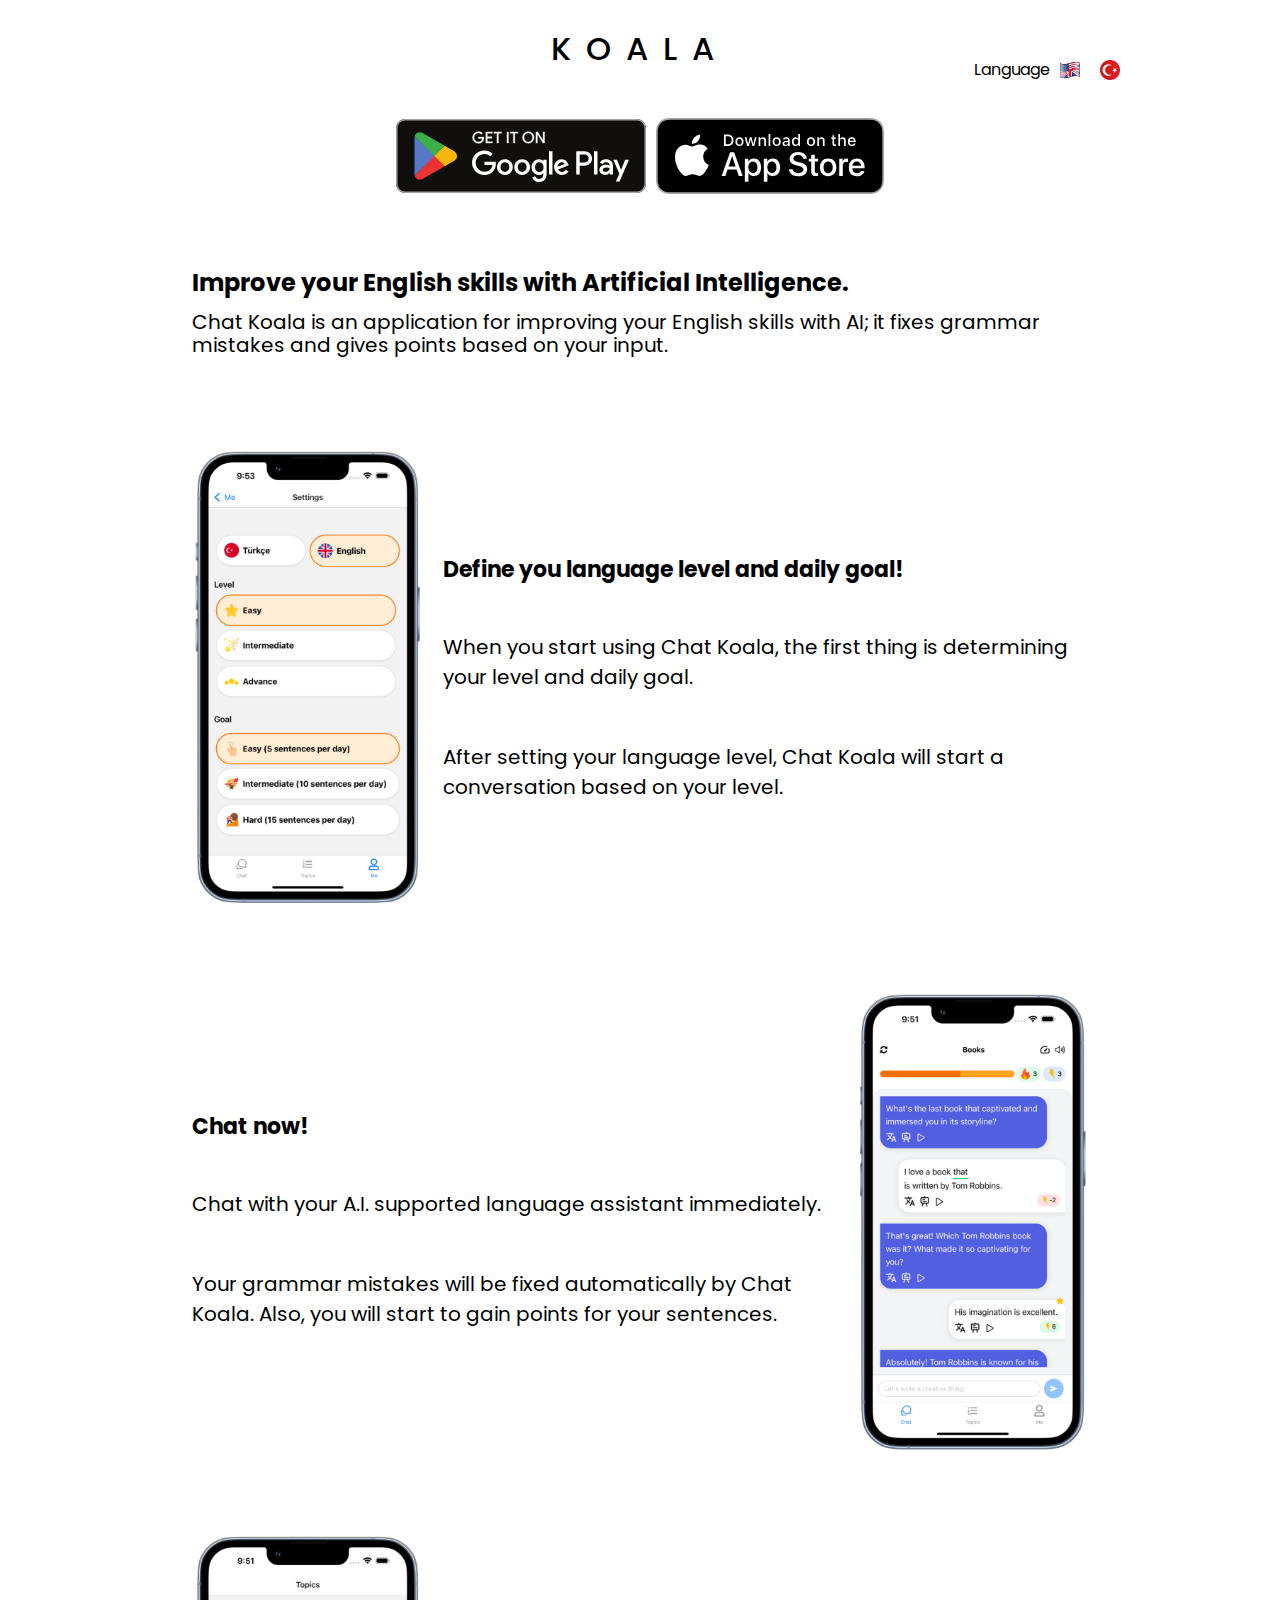
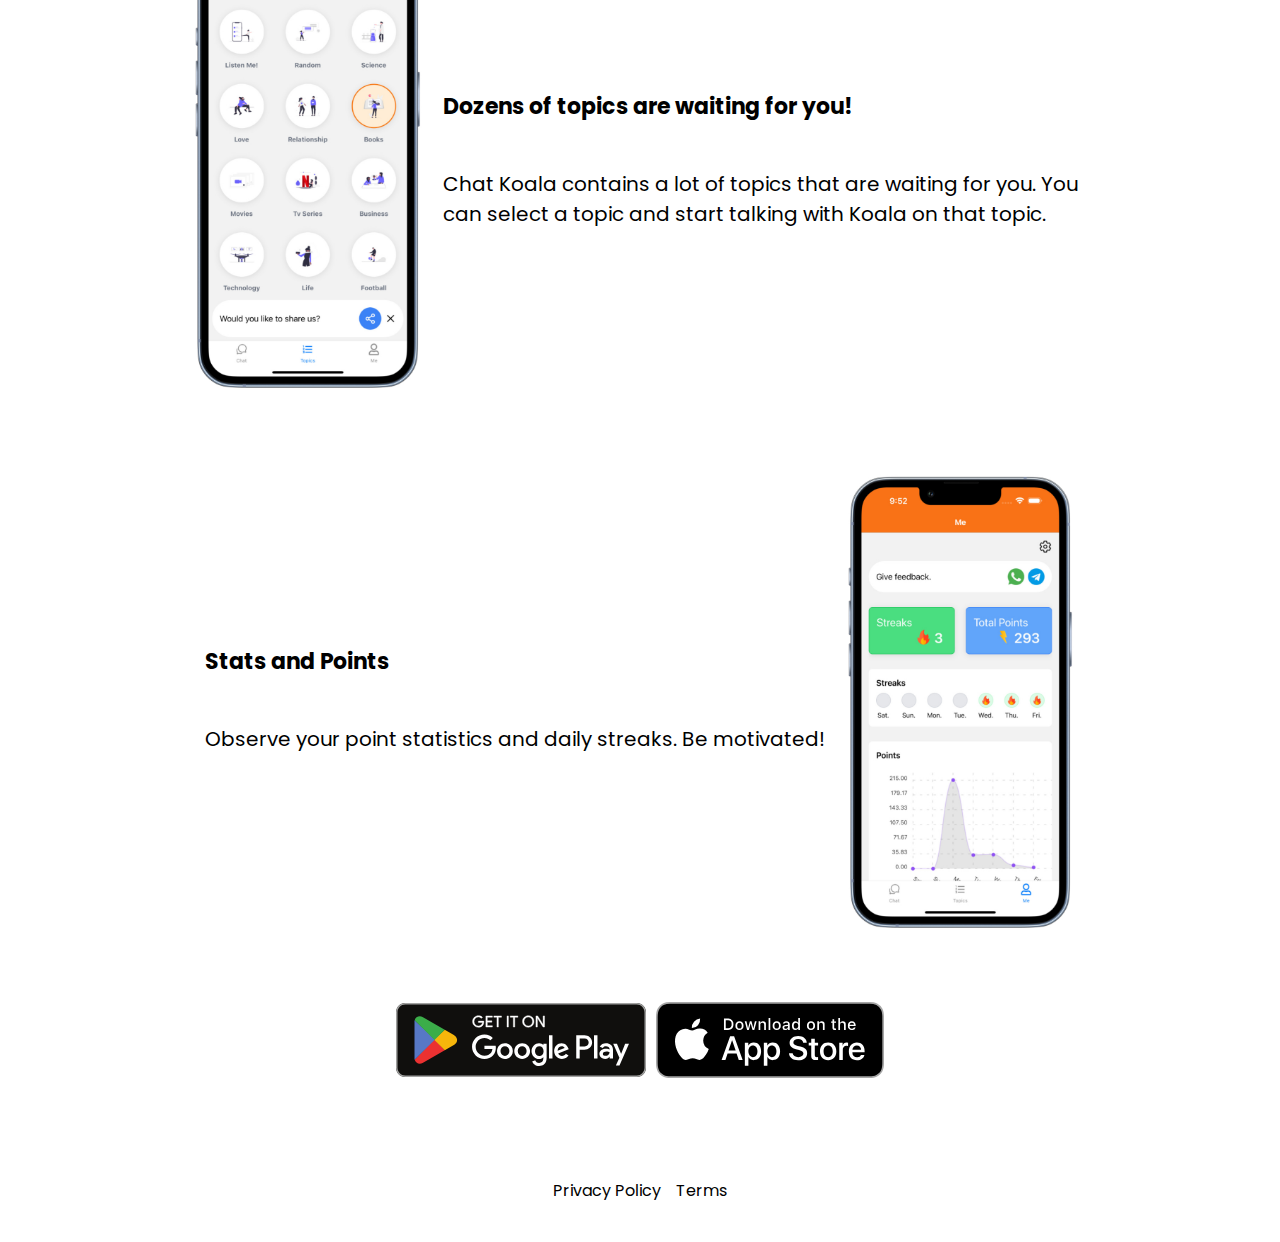
<file: index.html>
<!DOCTYPE html>
<html lang="en">
  <head>
    <meta charset="UTF-8" />
    <meta name="viewport" content="width=device-width, initial-scale=1.0" />
    <meta name="author" content="Can Küçükyılmaz" />
    <meta name="description" content="Would you like to improve your English skills with Artificial Intelligence? Install now!" />
    <meta property="og:description" content="Would you like to improve your English skills with Artificial Intelligence? Install now!" />
    <meta property="og:type" content="mobile.application" />
    <meta property="og:title" content="Chat Koala" />
    <meta property="og:url" content="https://www.chatkoala.app/" />
    <meta property="og:site_name" content="Chat Koala" />
    <meta name="apple-itunes-app" content="app-id=6451344709" />
    <link rel="icon" type="image/x-icon" href="../images/favicon.ico" />
    <link rel="stylesheet" href="../style/main.css" />
    <title>Chat Koala - Improve your language skills with AI.</title>
  </head>
  <body>
    <div class="open_app">
      <div class="app_banner">
        <button class="close_banner">✕</button>
        <div class="img_div">
          <img src="./images/koala.png" alt="Koala Logo" />
        </div>
        <div>
          <div>Chat Koala:</div>
          <div>Practice English</div>
          <div class="text_gray">Learn & Chat in English</div>
        </div>
      </div>
      <a class="app_link" href="https://play.google.com/store/apps/details?id=com.koalaapp.koala&pli=1">GET</a>
    </div>
    <main>
      <header class="header">
        <div class="title">
          <a href="./index.html" class="title_link">KOALA</a>
        </div>
      </header>

      <div class="lang_wrapper">
        <div class="title">
          <div>Language</div>
        </div>
        <a href="./index.html" class="button">
          <img src="../images/en_flag.svg" alt="İngilizce dil seçeneği butonu" />
        </a>
        <a href="./tr.html" class="button">
          <img src="../images/turkey_flag.png" alt="Türkçe dil seçeneği butonu" />
        </a>
      </div>

      <section class="section">
        <div class="container">
          <div class="download_options">
            <a href="https://play.google.com/store/apps/details?id=com.koalaapp.koala&pli=1" class="link google_play_en">
              <img src="../images/Google_Play_Store_badge_EN.svg" alt="Google Play download button" />
            </a>
            <a href="https://apps.apple.com/app/chat-koala-practice-english/id6451344709" class="link app_store_en">
              <img src="../images/app_store_badge_en.svg" alt="Apple Store download button" />
            </a>
          </div>
        </div>
        <div class="container">
          <div class="info_main_text">
            <h2>Improve your English skills with Artificial Intelligence.</h2>
            <p>Chat Koala is an application for improving your English skills with AI; it fixes grammar mistakes and gives points based on your input.</p>
          </div>
          <div class="hero">
            <div class="hero_side">
              <div class="login_img">
                <div>
                  <img src="./images/english/settings.jpeg" alt="" />
                </div>
                <div class="info_text">
                  <h3>Define you language level and daily goal!</h3>
                  <p>When you start using Chat Koala, the first thing is determining your level and daily goal.</p>
                  <p>After setting your language level, Chat Koala will start a conversation based on your level.</p>
                </div>
              </div>

              <div class="home_img">
                <div class="info_text">
                  <h3>Chat now!</h3>
                  <p>Chat with your A.I. supported language assistant immediately.</p>
                  <p>Your grammar mistakes will be fixed automatically by Chat Koala. Also, you will start to gain points for your sentences.</p>
                </div>
                <img src="./images/english/chat.jpeg" alt="" />
              </div>
              <div class="categories_img">
                <img src="./images/english/topics.jpeg" alt="" />
                <div class="info_text">
                  <h3>Dozens of topics are waiting for you!</h3>
                  <p>Chat Koala contains a lot of topics that are waiting for you. You can select a topic and start talking with Koala on that topic.</p>
                </div>
              </div>
              <div class="chat_img">
                <div class="info_text">
                  <h3>Stats and Points</h3>
                  <p>Observe your point statistics and daily streaks. Be motivated!</p>
                </div>
                <img src="../images/english/stats.jpeg" alt="" />
              </div>
            </div>
          </div>
        </div>

        <div class="container">
          <div class="download_options">
            <a href="https://play.google.com/store/apps/details?id=com.koalaapp.koala" class="link google_play_en">
              <img src="../images/Google_Play_Store_badge_EN.svg" alt="Google Play download button" />
            </a>
            <a href="https://apps.apple.com/app/chat-koala-practice-english/id6451344709" class="link app_store_en">
              <img src="../images/app_store_badge_en.svg" alt="Apple Store download button" />
            </a>
          </div>
        </div>
      </section>
    </main>

    <div class="container">
      <footer class="footer">
        <div>
          <a href="./privacy-en.html" id="privacy-link">Privacy Policy</a>
        </div>
        <div>
          <a href="./terms-en.html" id="terms-link">Terms</a>
        </div>
      </footer>
    </div>

    <div class="modal" id="terms-modal"></div>

    <script src="../js/app.js"></script>
    <!-- Google tag (gtag.js) -->
    <script async src="https://www.googletagmanager.com/gtag/js?id=G-MC1BQ4TLXW"></script>
    <script>
      window.dataLayer = window.dataLayer || [];
      function gtag() {
        dataLayer.push(arguments);
      }
      gtag("js", new Date());

      gtag("config", "G-MC1BQ4TLXW");
    </script>
  </body>
</html>
</file>
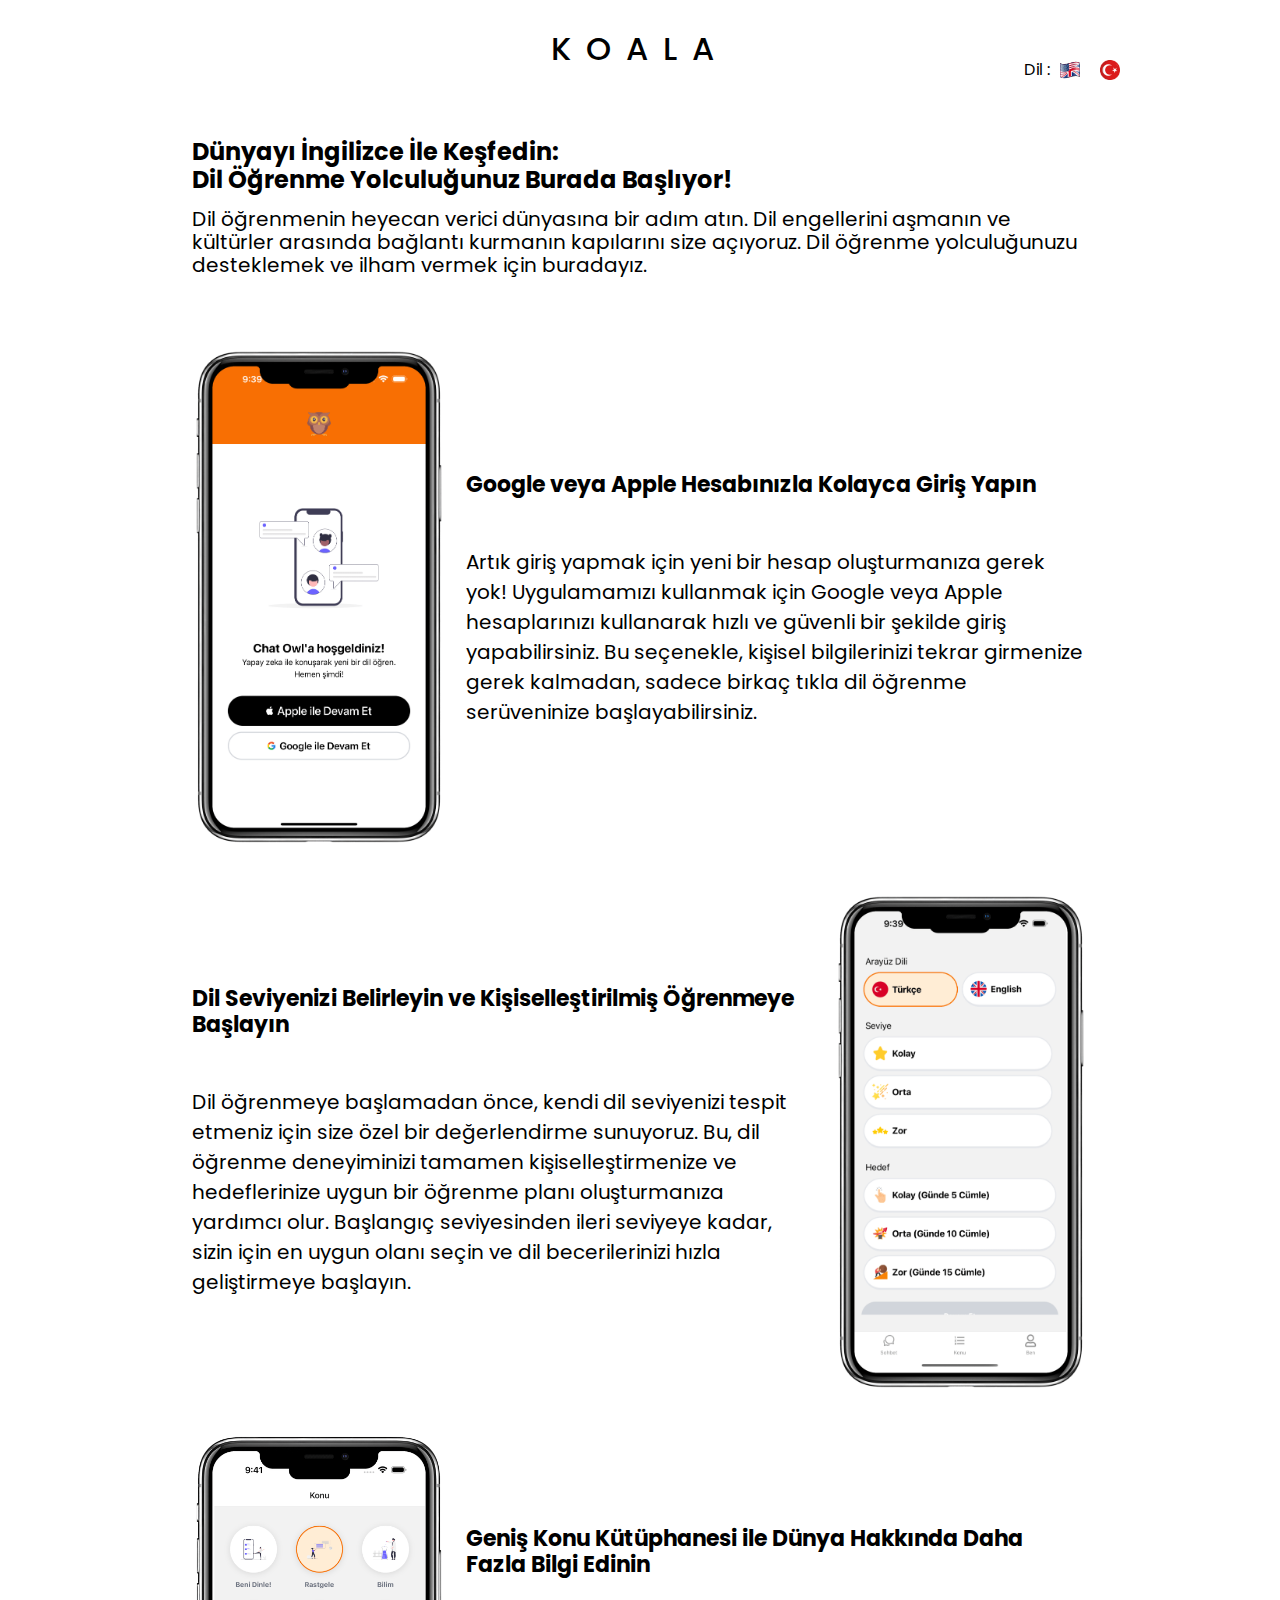
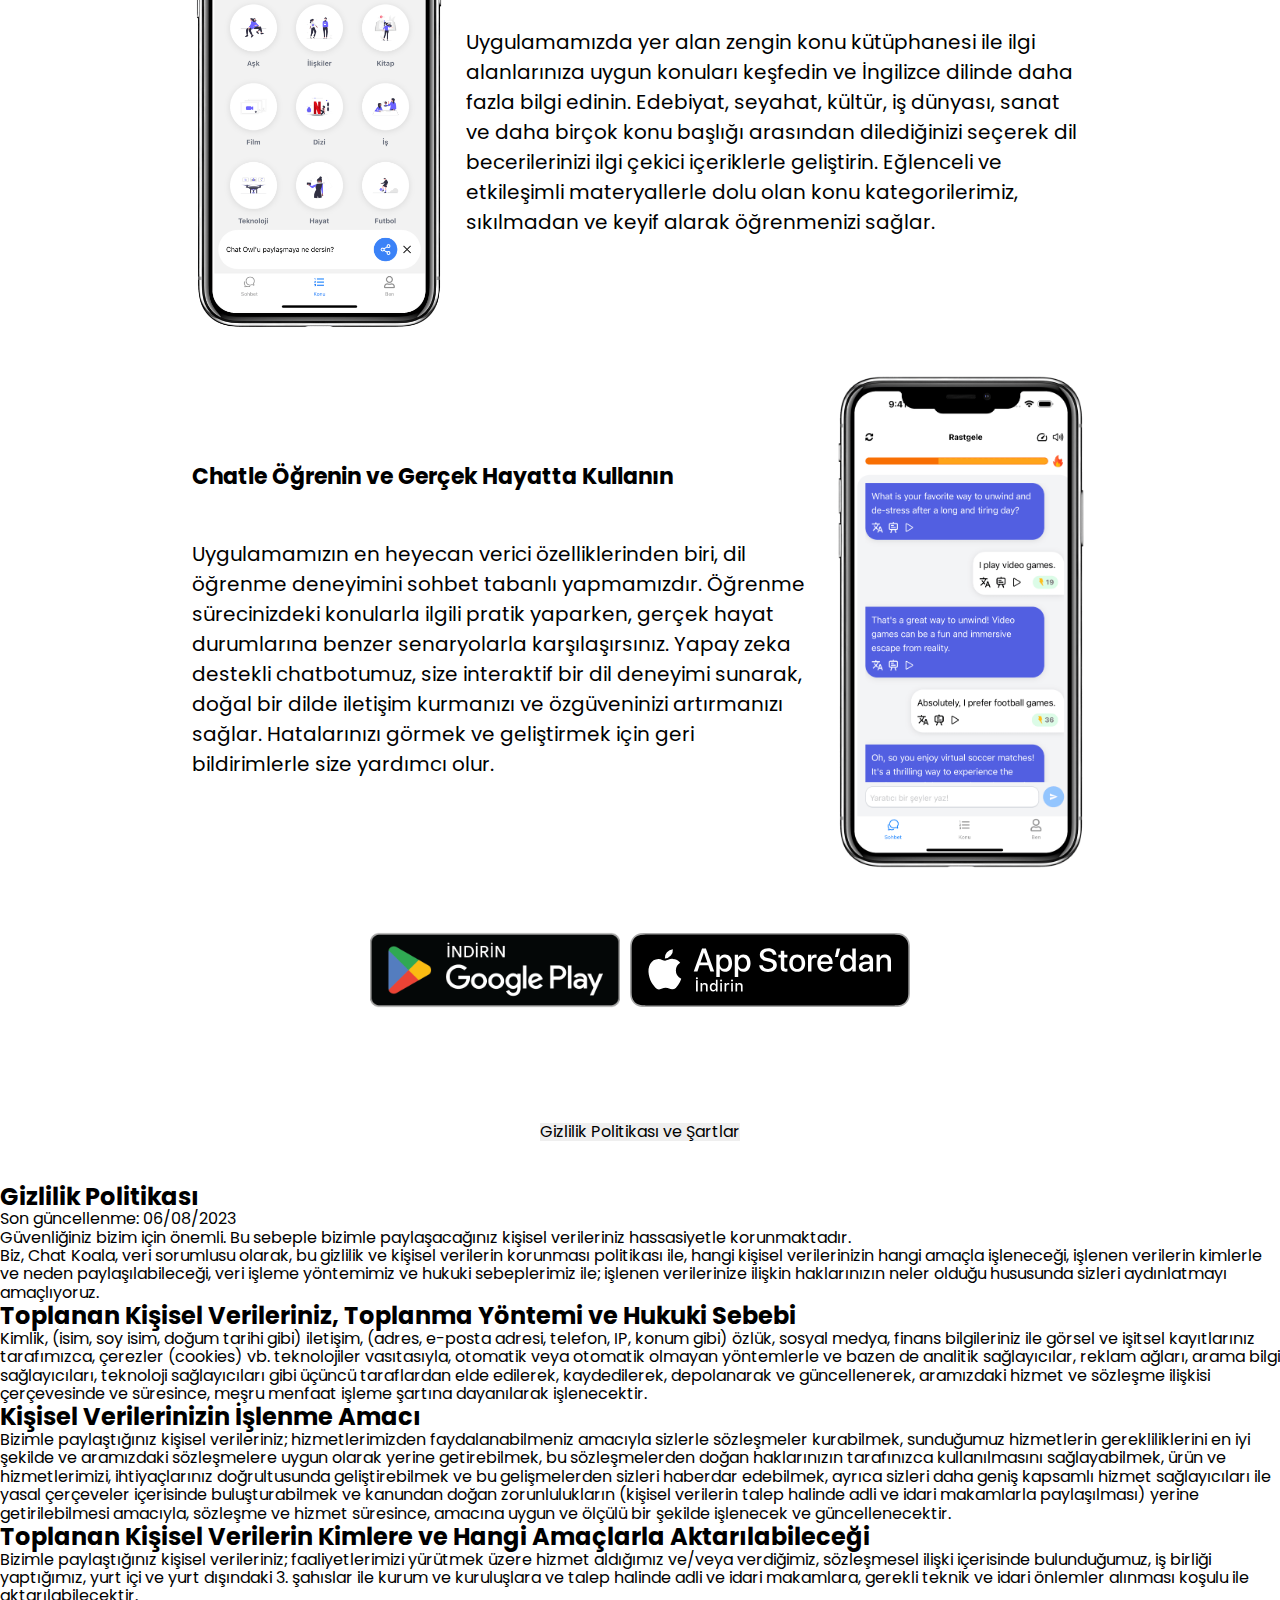
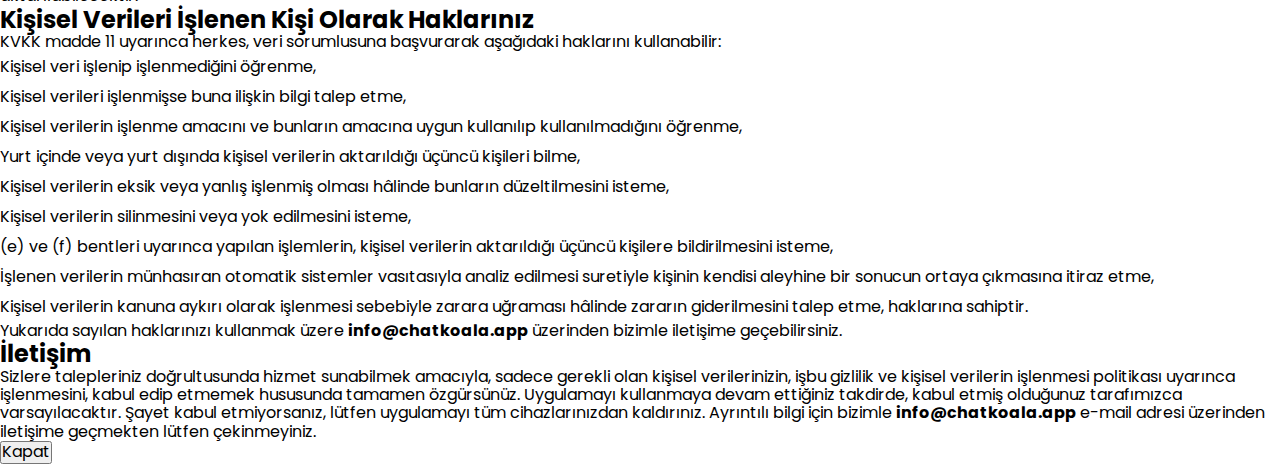
<file: turkish/index.html>
<!DOCTYPE html>
<html lang="tr">
  <head>
    <meta charset="UTF-8" />
    <meta name="viewport" content="width=device-width, initial-scale=1.0" />
    <link rel="icon" type="image/x-icon" href="../images/favicon.ico" />
    <link rel="stylesheet" href="../style/main.css" />
    <title>Koala Chat</title>
  </head>
  <body>
    <main>
      <header class="header">
        <div class="title">
          <a href="./index.html" class="title_link">KOALA</a>
          <div class="open_app">
            <button>Uygulamada Aç</button>
          </div>
        </div>
      </header>

      <div class="lang_wrapper">
        <div class="title">
          <div>Dil :</div>
        </div>
        <a href="../english/en.html" class="button">
          <img src="../images/en_flag.svg" alt="İngilizce dil seçeneği butonu" />
        </a>
        <a href="../turkish/index.html" class="button">
          <img src="../images/turkey_flag.png" alt="Türkçe dil seçeneği butonu" />
        </a>
      </div>

      <section class="section">
        <div class="container">
          <div class="info_main_text">
            <h2>
              Dünyayı İngilizce İle Keşfedin: <br />
              Dil Öğrenme Yolculuğunuz Burada Başlıyor!
            </h2>
            <p>
              Dil öğrenmenin heyecan verici dünyasına bir adım atın. Dil engellerini aşmanın ve kültürler arasında bağlantı kurmanın kapılarını size açıyoruz. Dil öğrenme yolculuğunuzu desteklemek ve
              ilham vermek için buradayız.
            </p>
          </div>
          <div class="hero">
            <div class="hero_side">
              <div class="login_img">
                <div>
                  <img src="../images/login.png" alt="Koala Chat ekran görüntüsü" />
                </div>
                <div class="info_text">
                  <h3>Google veya Apple Hesabınızla Kolayca Giriş Yapın</h3>
                  <p>
                    Artık giriş yapmak için yeni bir hesap oluşturmanıza gerek yok! Uygulamamızı kullanmak için Google veya Apple hesaplarınızı kullanarak hızlı ve güvenli bir şekilde giriş
                    yapabilirsiniz. Bu seçenekle, kişisel bilgilerinizi tekrar girmenize gerek kalmadan, sadece birkaç tıkla dil öğrenme serüveninize başlayabilirsiniz.
                  </p>
                </div>
              </div>

              <div class="home_img">
                <div class="info_text">
                  <h3>Dil Seviyenizi Belirleyin ve Kişiselleştirilmiş Öğrenmeye Başlayın</h3>
                  <p>
                    Dil öğrenmeye başlamadan önce, kendi dil seviyenizi tespit etmeniz için size özel bir değerlendirme sunuyoruz. Bu, dil öğrenme deneyiminizi tamamen kişiselleştirmenize ve
                    hedeflerinize uygun bir öğrenme planı oluşturmanıza yardımcı olur. Başlangıç seviyesinden ileri seviyeye kadar, sizin için en uygun olanı seçin ve dil becerilerinizi hızla
                    geliştirmeye başlayın.
                  </p>
                </div>
                <img src="../images/home.png" alt="Koala Chat ekran görüntüsü" />
              </div>
              <div class="categories_img">
                <img src="../images/categories.png" alt="Koala Chat ekran görüntüsü" />
                <div class="info_text">
                  <h3>Geniş Konu Kütüphanesi ile Dünya Hakkında Daha Fazla Bilgi Edinin</h3>
                  <p>
                    Uygulamamızda yer alan zengin konu kütüphanesi ile ilgi alanlarınıza uygun konuları keşfedin ve İngilizce dilinde daha fazla bilgi edinin. Edebiyat, seyahat, kültür, iş dünyası,
                    sanat ve daha birçok konu başlığı arasından dilediğinizi seçerek dil becerilerinizi ilgi çekici içeriklerle geliştirin. Eğlenceli ve etkileşimli materyallerle dolu olan konu
                    kategorilerimiz, sıkılmadan ve keyif alarak öğrenmenizi sağlar.
                  </p>
                </div>
              </div>
              <div class="chat_img">
                <div class="info_text">
                  <h3>Chatle Öğrenin ve Gerçek Hayatta Kullanın</h3>
                  <p>
                    Uygulamamızın en heyecan verici özelliklerinden biri, dil öğrenme deneyimini sohbet tabanlı yapmamızdır. Öğrenme sürecinizdeki konularla ilgili pratik yaparken, gerçek hayat
                    durumlarına benzer senaryolarla karşılaşırsınız. Yapay zeka destekli chatbotumuz, size interaktif bir dil deneyimi sunarak, doğal bir dilde iletişim kurmanızı ve özgüveninizi
                    artırmanızı sağlar. Hatalarınızı görmek ve geliştirmek için geri bildirimlerle size yardımcı olur.
                  </p>
                </div>
                <img src="../images/chat.png" alt="Koala Chat ekran görüntüsü" />
              </div>
            </div>
          </div>
        </div>

        <div class="container">
          <div class="download_options">
            <a href="#" class="link google_play">
              <img src="../images/google-play-badge.png" alt="Google Play indir butonu" />
            </a>
            <a href="#" class="link app_store">
              <img src="../images/store-badge.svg" alt="Apple Store indirme butonu" />
            </a>
          </div>
        </div>
      </section>
    </main>

    <div class="container">
      <footer class="footer">
        <div>
          <button id="privacy-link">Gizlilik Politikası ve Şartlar</button>
        </div>
      </footer>
    </div>

    <div class="modal" id="privacy-modal">
      <div class="modal-content">
        <h2>Gizlilik Politikası</h2>

        <div class="wrapper">
          <p>Son güncellenme: 06/08/2023</p>
        </div>

        <div class="wrapper">
          <p>Güvenliğiniz bizim için önemli. Bu sebeple bizimle paylaşacağınız kişisel verileriniz hassasiyetle korunmaktadır.</p>
          <p>
            Biz, Chat Koala, veri sorumlusu olarak, bu gizlilik ve kişisel verilerin korunması politikası ile, hangi kişisel verilerinizin hangi amaçla işleneceği, işlenen verilerin kimlerle ve neden
            paylaşılabileceği, veri işleme yöntemimiz ve hukuki sebeplerimiz ile; işlenen verilerinize ilişkin haklarınızın neler olduğu hususunda sizleri aydınlatmayı amaçlıyoruz.
          </p>
        </div>

        <h2>Toplanan Kişisel Verileriniz, Toplanma Yöntemi ve Hukuki Sebebi</h2>

        <div class="wrapper">
          <p>
            Kimlik, (isim, soy isim, doğum tarihi gibi) iletişim, (adres, e-posta adresi, telefon, IP, konum gibi) özlük, sosyal medya, finans bilgileriniz ile görsel ve işitsel kayıtlarınız
            tarafımızca, çerezler (cookies) vb. teknolojiler vasıtasıyla, otomatik veya otomatik olmayan yöntemlerle ve bazen de analitik sağlayıcılar, reklam ağları, arama bilgi sağlayıcıları,
            teknoloji sağlayıcıları gibi üçüncü taraflardan elde edilerek, kaydedilerek, depolanarak ve güncellenerek, aramızdaki hizmet ve sözleşme ilişkisi çerçevesinde ve süresince, meşru menfaat
            işleme şartına dayanılarak işlenecektir.
          </p>
        </div>

        <h2>Kişisel Verilerinizin İşlenme Amacı</h2>

        <div class="wrapper">
          <p>
            Bizimle paylaştığınız kişisel verileriniz; hizmetlerimizden faydalanabilmeniz amacıyla sizlerle sözleşmeler kurabilmek, sunduğumuz hizmetlerin gerekliliklerini en iyi şekilde ve aramızdaki
            sözleşmelere uygun olarak yerine getirebilmek, bu sözleşmelerden doğan haklarınızın tarafınızca kullanılmasını sağlayabilmek, ürün ve hizmetlerimizi, ihtiyaçlarınız doğrultusunda
            geliştirebilmek ve bu gelişmelerden sizleri haberdar edebilmek, ayrıca sizleri daha geniş kapsamlı hizmet sağlayıcıları ile yasal çerçeveler içerisinde buluşturabilmek ve kanundan doğan
            zorunlulukların (kişisel verilerin talep halinde adli ve idari makamlarla paylaşılması) yerine getirilebilmesi amacıyla, sözleşme ve hizmet süresince, amacına uygun ve ölçülü bir şekilde
            işlenecek ve güncellenecektir.
          </p>
        </div>

        <h2>Toplanan Kişisel Verilerin Kimlere ve Hangi Amaçlarla Aktarılabileceği</h2>

        <div class="wrapper">
          <p>
            Bizimle paylaştığınız kişisel verileriniz; faaliyetlerimizi yürütmek üzere hizmet aldığımız ve/veya verdiğimiz, sözleşmesel ilişki içerisinde bulunduğumuz, iş birliği yaptığımız, yurt içi
            ve yurt dışındaki 3. şahıslar ile kurum ve kuruluşlara ve talep halinde adli ve idari makamlara, gerekli teknik ve idari önlemler alınması koşulu ile aktarılabilecektir.
          </p>
        </div>

        <h2>Kişisel Verileri İşlenen Kişi Olarak Haklarınız</h2>

        <div class="wrapper">
          <p>KVKK madde 11 uyarınca herkes, veri sorumlusuna başvurarak aşağıdaki haklarını kullanabilir:</p>
        </div>

        <ol class="ordered_list" type="a">
          <li>Kişisel veri işlenip işlenmediğini öğrenme,</li>
          <li>Kişisel verileri işlenmişse buna ilişkin bilgi talep etme,</li>
          <li>Kişisel verilerin işlenme amacını ve bunların amacına uygun kullanılıp kullanılmadığını öğrenme,</li>
          <li>Yurt içinde veya yurt dışında kişisel verilerin aktarıldığı üçüncü kişileri bilme,</li>
          <li>Kişisel verilerin eksik veya yanlış işlenmiş olması hâlinde bunların düzeltilmesini isteme,</li>
          <li>Kişisel verilerin silinmesini veya yok edilmesini isteme,</li>
          <li>(e) ve (f) bentleri uyarınca yapılan işlemlerin, kişisel verilerin aktarıldığı üçüncü kişilere bildirilmesini isteme,</li>
          <li>İşlenen verilerin münhasıran otomatik sistemler vasıtasıyla analiz edilmesi suretiyle kişinin kendisi aleyhine bir sonucun ortaya çıkmasına itiraz etme,</li>
          <li>Kişisel verilerin kanuna aykırı olarak işlenmesi sebebiyle zarara uğraması hâlinde zararın giderilmesini talep etme, haklarına sahiptir.</li>
        </ol>

        <div class="wrapper">
          <p>Yukarıda sayılan haklarınızı kullanmak üzere <b>info@chatkoala.app</b> üzerinden bizimle iletişime geçebilirsiniz.</p>
        </div>

        <h2>İletişim</h2>

        <div class="wrapper">
          <p>
            Sizlere talepleriniz doğrultusunda hizmet sunabilmek amacıyla, sadece gerekli olan kişisel verilerinizin, işbu gizlilik ve kişisel verilerin işlenmesi politikası uyarınca işlenmesini,
            kabul edip etmemek hususunda tamamen özgürsünüz. Uygulamayı kullanmaya devam ettiğiniz takdirde, kabul etmiş olduğunuz tarafımızca varsayılacaktır. Şayet kabul etmiyorsanız, lütfen
            uygulamayı tüm cihazlarınızdan kaldırınız. Ayrıntılı bilgi için bizimle <b>info@chatkoala.app</b> e-mail adresi üzerinden iletişime geçmekten lütfen çekinmeyiniz.
          </p>
        </div>
        <button id="close-modal">Kapat</button>
      </div>
    </div>

    <script src="../js/app.js"></script>
  </body>
</html>
</file>
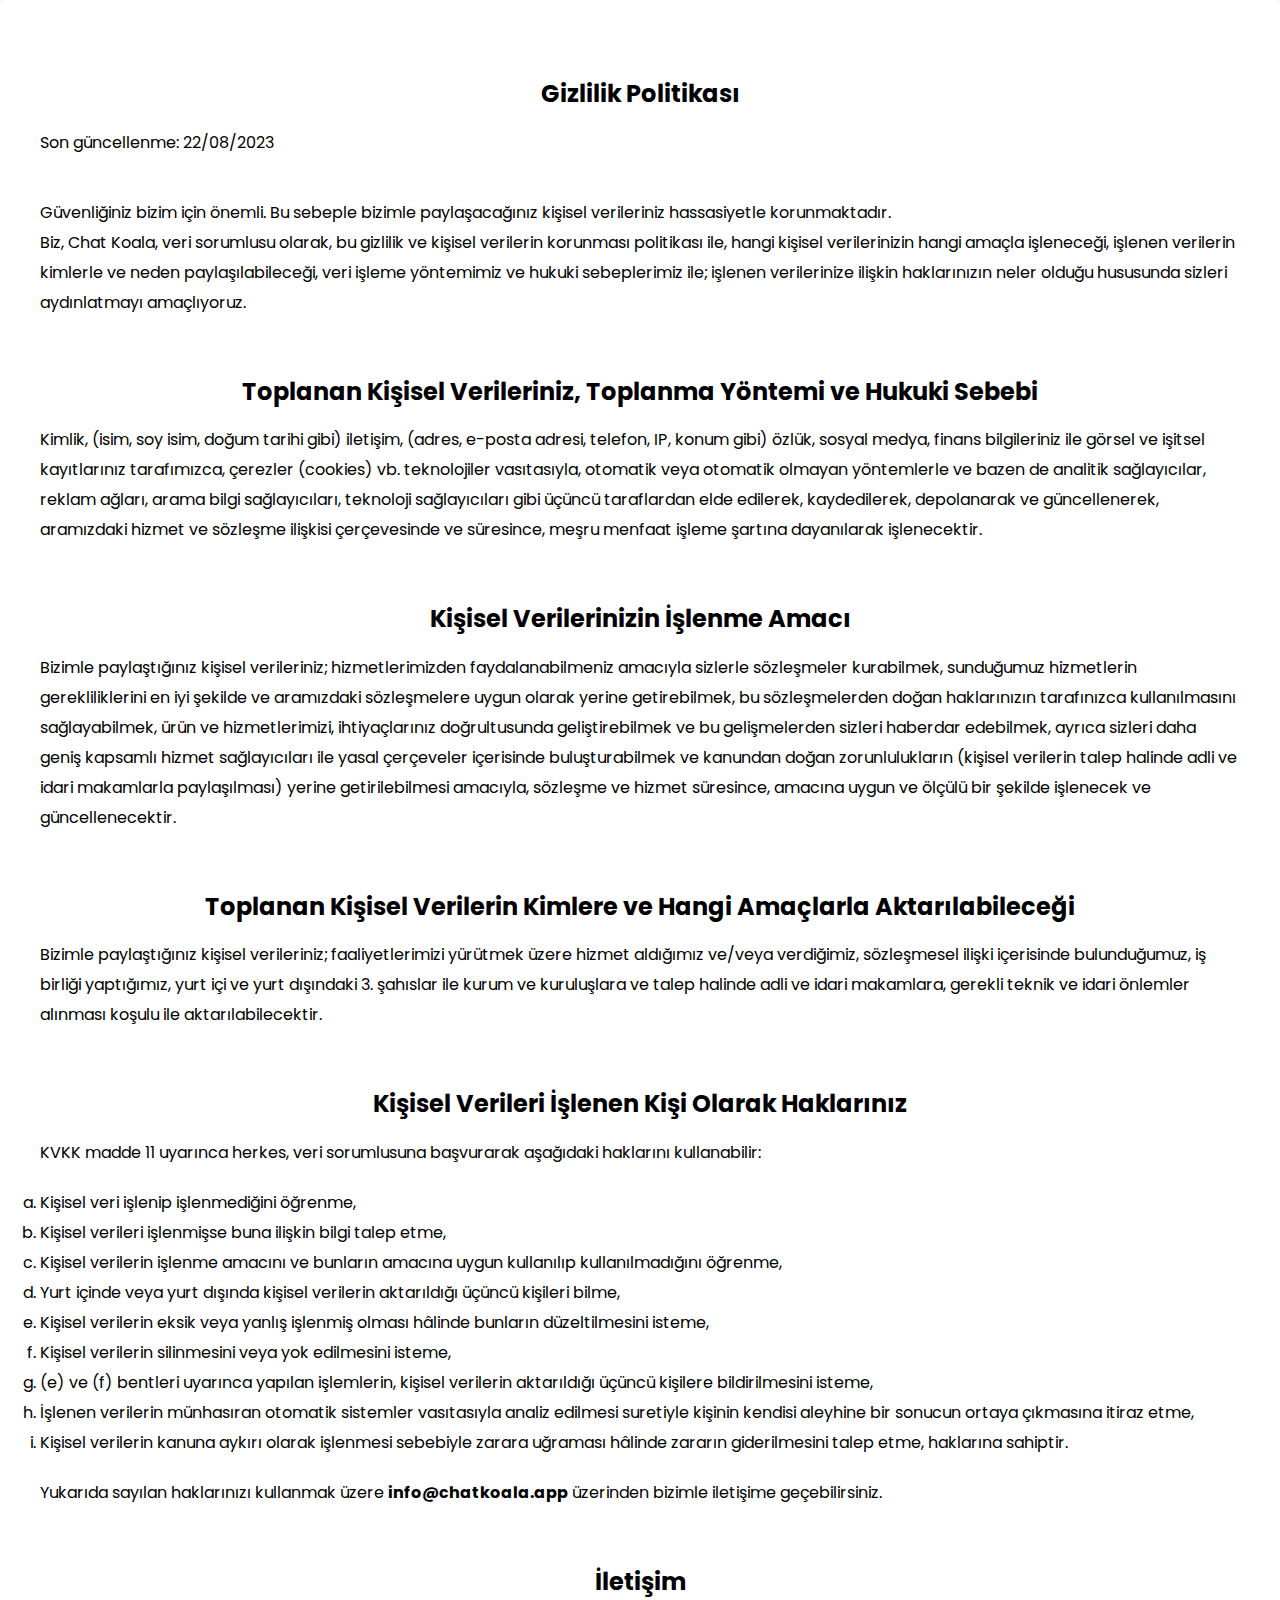
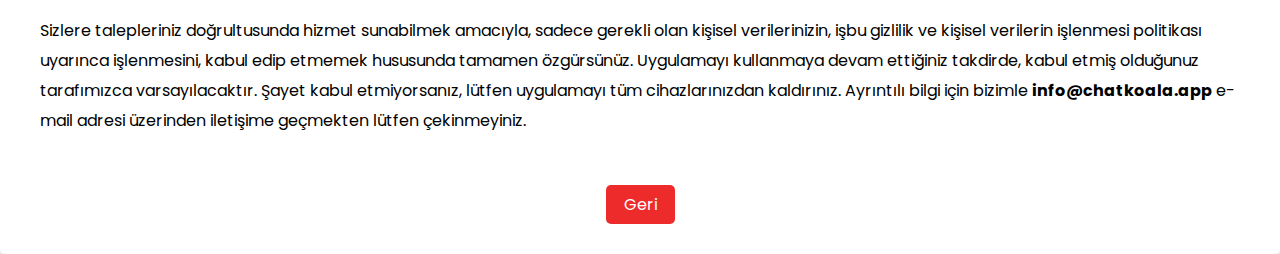
<file: privacy-tr.html>
<!DOCTYPE html>
<html lang="en">
  <head>
    <meta charset="UTF-8" />
    <meta name="viewport" content="width=device-width, initial-scale=1.0" />
    <link rel="stylesheet" href="./style/main.css" />
    <title>Gizlilik Politikası</title>
  </head>
  <body>
    <div class="container">
      <div class="privacy-content">
        <h2>Gizlilik Politikası</h2>

        <div class="wrapper">
          <p>Son güncellenme: 22/08/2023</p>
        </div>

        <div class="wrapper">
          <p>Güvenliğiniz bizim için önemli. Bu sebeple bizimle paylaşacağınız kişisel verileriniz hassasiyetle korunmaktadır.</p>
          <p>
            Biz, Chat Koala, veri sorumlusu olarak, bu gizlilik ve kişisel verilerin korunması politikası ile, hangi kişisel verilerinizin hangi amaçla işleneceği, işlenen verilerin kimlerle ve neden
            paylaşılabileceği, veri işleme yöntemimiz ve hukuki sebeplerimiz ile; işlenen verilerinize ilişkin haklarınızın neler olduğu hususunda sizleri aydınlatmayı amaçlıyoruz.
          </p>
        </div>

        <h2>Toplanan Kişisel Verileriniz, Toplanma Yöntemi ve Hukuki Sebebi</h2>

        <div class="wrapper">
          <p>
            Kimlik, (isim, soy isim, doğum tarihi gibi) iletişim, (adres, e-posta adresi, telefon, IP, konum gibi) özlük, sosyal medya, finans bilgileriniz ile görsel ve işitsel kayıtlarınız
            tarafımızca, çerezler (cookies) vb. teknolojiler vasıtasıyla, otomatik veya otomatik olmayan yöntemlerle ve bazen de analitik sağlayıcılar, reklam ağları, arama bilgi sağlayıcıları,
            teknoloji sağlayıcıları gibi üçüncü taraflardan elde edilerek, kaydedilerek, depolanarak ve güncellenerek, aramızdaki hizmet ve sözleşme ilişkisi çerçevesinde ve süresince, meşru menfaat
            işleme şartına dayanılarak işlenecektir.
          </p>
        </div>

        <h2>Kişisel Verilerinizin İşlenme Amacı</h2>

        <div class="wrapper">
          <p>
            Bizimle paylaştığınız kişisel verileriniz; hizmetlerimizden faydalanabilmeniz amacıyla sizlerle sözleşmeler kurabilmek, sunduğumuz hizmetlerin gerekliliklerini en iyi şekilde ve aramızdaki
            sözleşmelere uygun olarak yerine getirebilmek, bu sözleşmelerden doğan haklarınızın tarafınızca kullanılmasını sağlayabilmek, ürün ve hizmetlerimizi, ihtiyaçlarınız doğrultusunda
            geliştirebilmek ve bu gelişmelerden sizleri haberdar edebilmek, ayrıca sizleri daha geniş kapsamlı hizmet sağlayıcıları ile yasal çerçeveler içerisinde buluşturabilmek ve kanundan doğan
            zorunlulukların (kişisel verilerin talep halinde adli ve idari makamlarla paylaşılması) yerine getirilebilmesi amacıyla, sözleşme ve hizmet süresince, amacına uygun ve ölçülü bir şekilde
            işlenecek ve güncellenecektir.
          </p>
        </div>

        <h2>Toplanan Kişisel Verilerin Kimlere ve Hangi Amaçlarla Aktarılabileceği</h2>

        <div class="wrapper">
          <p>
            Bizimle paylaştığınız kişisel verileriniz; faaliyetlerimizi yürütmek üzere hizmet aldığımız ve/veya verdiğimiz, sözleşmesel ilişki içerisinde bulunduğumuz, iş birliği yaptığımız, yurt içi
            ve yurt dışındaki 3. şahıslar ile kurum ve kuruluşlara ve talep halinde adli ve idari makamlara, gerekli teknik ve idari önlemler alınması koşulu ile aktarılabilecektir.
          </p>
        </div>

        <h2>Kişisel Verileri İşlenen Kişi Olarak Haklarınız</h2>

        <div class="wrapper">
          <p>KVKK madde 11 uyarınca herkes, veri sorumlusuna başvurarak aşağıdaki haklarını kullanabilir:</p>
        </div>

        <ol class="ordered_list" type="a">
          <li>Kişisel veri işlenip işlenmediğini öğrenme,</li>
          <li>Kişisel verileri işlenmişse buna ilişkin bilgi talep etme,</li>
          <li>Kişisel verilerin işlenme amacını ve bunların amacına uygun kullanılıp kullanılmadığını öğrenme,</li>
          <li>Yurt içinde veya yurt dışında kişisel verilerin aktarıldığı üçüncü kişileri bilme,</li>
          <li>Kişisel verilerin eksik veya yanlış işlenmiş olması hâlinde bunların düzeltilmesini isteme,</li>
          <li>Kişisel verilerin silinmesini veya yok edilmesini isteme,</li>
          <li>(e) ve (f) bentleri uyarınca yapılan işlemlerin, kişisel verilerin aktarıldığı üçüncü kişilere bildirilmesini isteme,</li>
          <li>İşlenen verilerin münhasıran otomatik sistemler vasıtasıyla analiz edilmesi suretiyle kişinin kendisi aleyhine bir sonucun ortaya çıkmasına itiraz etme,</li>
          <li>Kişisel verilerin kanuna aykırı olarak işlenmesi sebebiyle zarara uğraması hâlinde zararın giderilmesini talep etme, haklarına sahiptir.</li>
        </ol>

        <div class="wrapper">
          <p>Yukarıda sayılan haklarınızı kullanmak üzere <b>info@chatkoala.app</b> üzerinden bizimle iletişime geçebilirsiniz.</p>
        </div>

        <h2>İletişim</h2>

        <div class="wrapper">
          <p>
            Sizlere talepleriniz doğrultusunda hizmet sunabilmek amacıyla, sadece gerekli olan kişisel verilerinizin, işbu gizlilik ve kişisel verilerin işlenmesi politikası uyarınca işlenmesini,
            kabul edip etmemek hususunda tamamen özgürsünüz. Uygulamayı kullanmaya devam ettiğiniz takdirde, kabul etmiş olduğunuz tarafımızca varsayılacaktır. Şayet kabul etmiyorsanız, lütfen
            uygulamayı tüm cihazlarınızdan kaldırınız. Ayrıntılı bilgi için bizimle <b>info@chatkoala.app</b> e-mail adresi üzerinden iletişime geçmekten lütfen çekinmeyiniz.
          </p>
        </div>
        <div style="margin-top: 40px">
          <a href="./tr.html" class="back_btn">Geri</a>
        </div>
      </div>
    </div>
  </body>
</html>
</file>
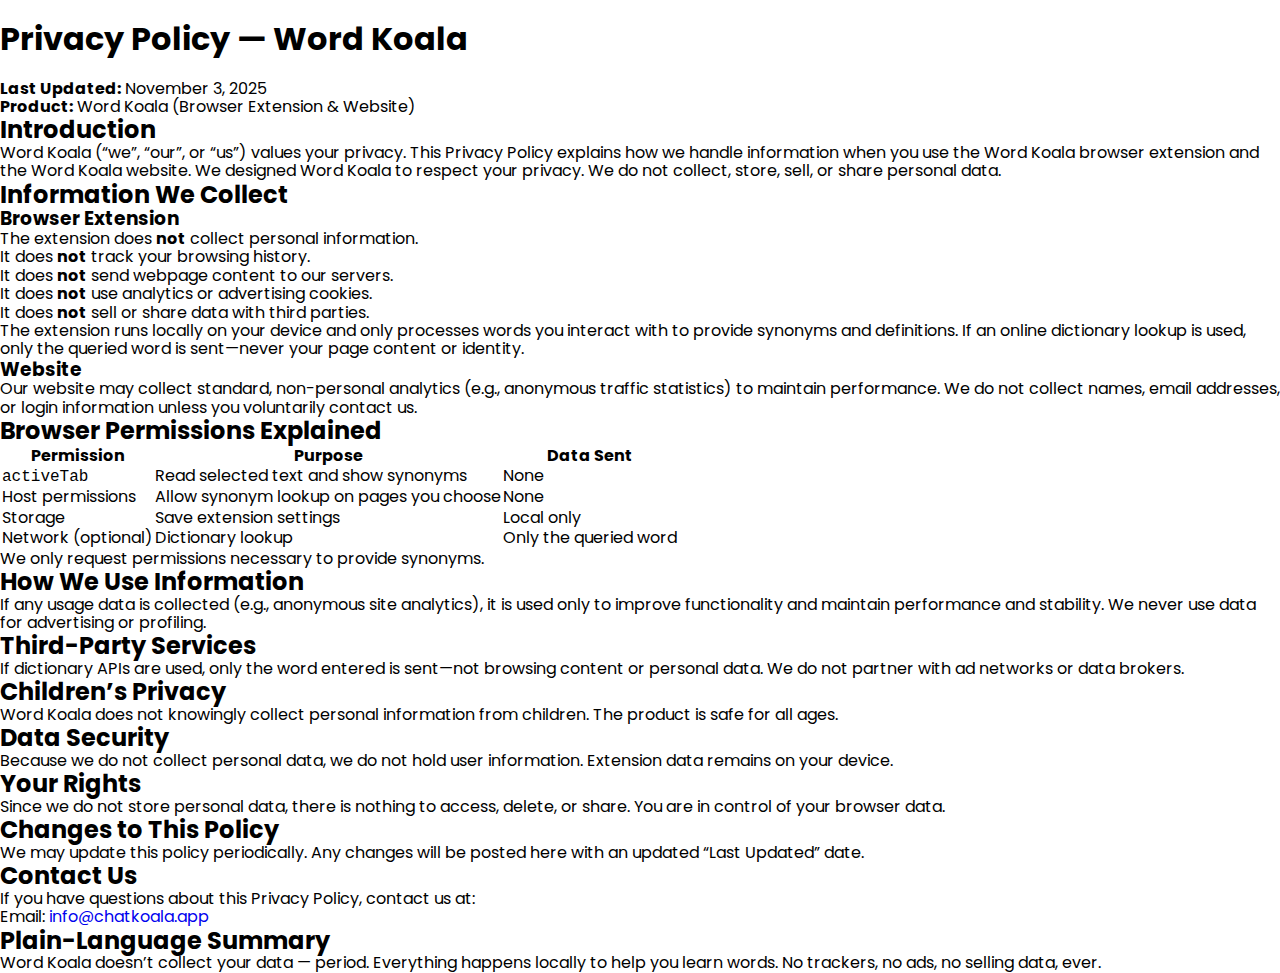
<file: privacy-word.html>
<!DOCTYPE html>
<html lang="en">
  <head>
    <meta charset="UTF-8" />
    <meta name="viewport" content="width=device-width, initial-scale=1.0" />
    <link rel="stylesheet" href="./style/main.css" />
    <title>Privacy Policy</title>
  </head>
<body>
  <main>
    <h1>Privacy Policy — Word Koala</h1>
    <p><strong>Last Updated:</strong> November 3, 2025</p>
    <p><strong>Product:</strong> Word Koala (Browser Extension &amp; Website)</p>

    <section>
      <h2>Introduction</h2>
      <p>Word Koala (“we”, “our”, or “us”) values your privacy. This Privacy Policy explains how we handle information when you use the Word Koala browser extension and the Word Koala website. We designed Word Koala to respect your privacy. We do not collect, store, sell, or share personal data.</p>
    </section>

    <section>
      <h2>Information We Collect</h2>

      <h3>Browser Extension</h3>
      <ul>
        <li>The extension does <strong>not</strong> collect personal information.</li>
        <li>It does <strong>not</strong> track your browsing history.</li>
        <li>It does <strong>not</strong> send webpage content to our servers.</li>
        <li>It does <strong>not</strong> use analytics or advertising cookies.</li>
        <li>It does <strong>not</strong> sell or share data with third parties.</li>
      </ul>
      <p>The extension runs locally on your device and only processes words you interact with to provide synonyms and definitions. If an online dictionary lookup is used, only the queried word is sent—never your page content or identity.</p>

      <h3>Website</h3>
      <p>Our website may collect standard, non-personal analytics (e.g., anonymous traffic statistics) to maintain performance. We do not collect names, email addresses, or login information unless you voluntarily contact us.</p>
    </section>

    <section>
      <h2>Browser Permissions Explained</h2>
      <table>
        <thead>
          <tr>
            <th>Permission</th>
            <th>Purpose</th>
            <th>Data Sent</th>
          </tr>
        </thead>
        <tbody>
          <tr>
            <td><code>activeTab</code></td>
            <td>Read selected text and show synonyms</td>
            <td>None</td>
          </tr>
          <tr>
            <td>Host permissions</td>
            <td>Allow synonym lookup on pages you choose</td>
            <td>None</td>
          </tr>
          <tr>
            <td>Storage</td>
            <td>Save extension settings</td>
            <td>Local only</td>
          </tr>
          <tr>
            <td>Network (optional)</td>
            <td>Dictionary lookup</td>
            <td>Only the queried word</td>
          </tr>
        </tbody>
      </table>
      <p>We only request permissions necessary to provide synonyms.</p>
    </section>

    <section>
      <h2>How We Use Information</h2>
      <p>If any usage data is collected (e.g., anonymous site analytics), it is used only to improve functionality and maintain performance and stability. We never use data for advertising or profiling.</p>
    </section>

    <section>
      <h2>Third-Party Services</h2>
      <p>If dictionary APIs are used, only the word entered is sent—not browsing content or personal data. We do not partner with ad networks or data brokers.</p>
    </section>

    <section>
      <h2>Children’s Privacy</h2>
      <p>Word Koala does not knowingly collect personal information from children. The product is safe for all ages.</p>
    </section>

    <section>
      <h2>Data Security</h2>
      <p>Because we do not collect personal data, we do not hold user information. Extension data remains on your device.</p>
    </section>

    <section>
      <h2>Your Rights</h2>
      <p>Since we do not store personal data, there is nothing to access, delete, or share. You are in control of your browser data.</p>
    </section>

    <section>
      <h2>Changes to This Policy</h2>
      <p>We may update this policy periodically. Any changes will be posted here with an updated “Last Updated” date.</p>
    </section>

    <section>
      <h2>Contact Us</h2>
      <p>If you have questions about this Privacy Policy, contact us at:</p>
      <ul>
        <li>Email: <a href="mailto:info@chatkoala.app">info@chatkoala.app</a></li>
      </ul>
    </section>

    <section>
      <h2>Plain-Language Summary</h2>
      <blockquote>
        Word Koala doesn’t collect your data — period. Everything happens locally to help you learn words. No trackers, no ads, no selling data, ever.
      </blockquote>
    </section>
  </main>
</body>

</html>
</file>
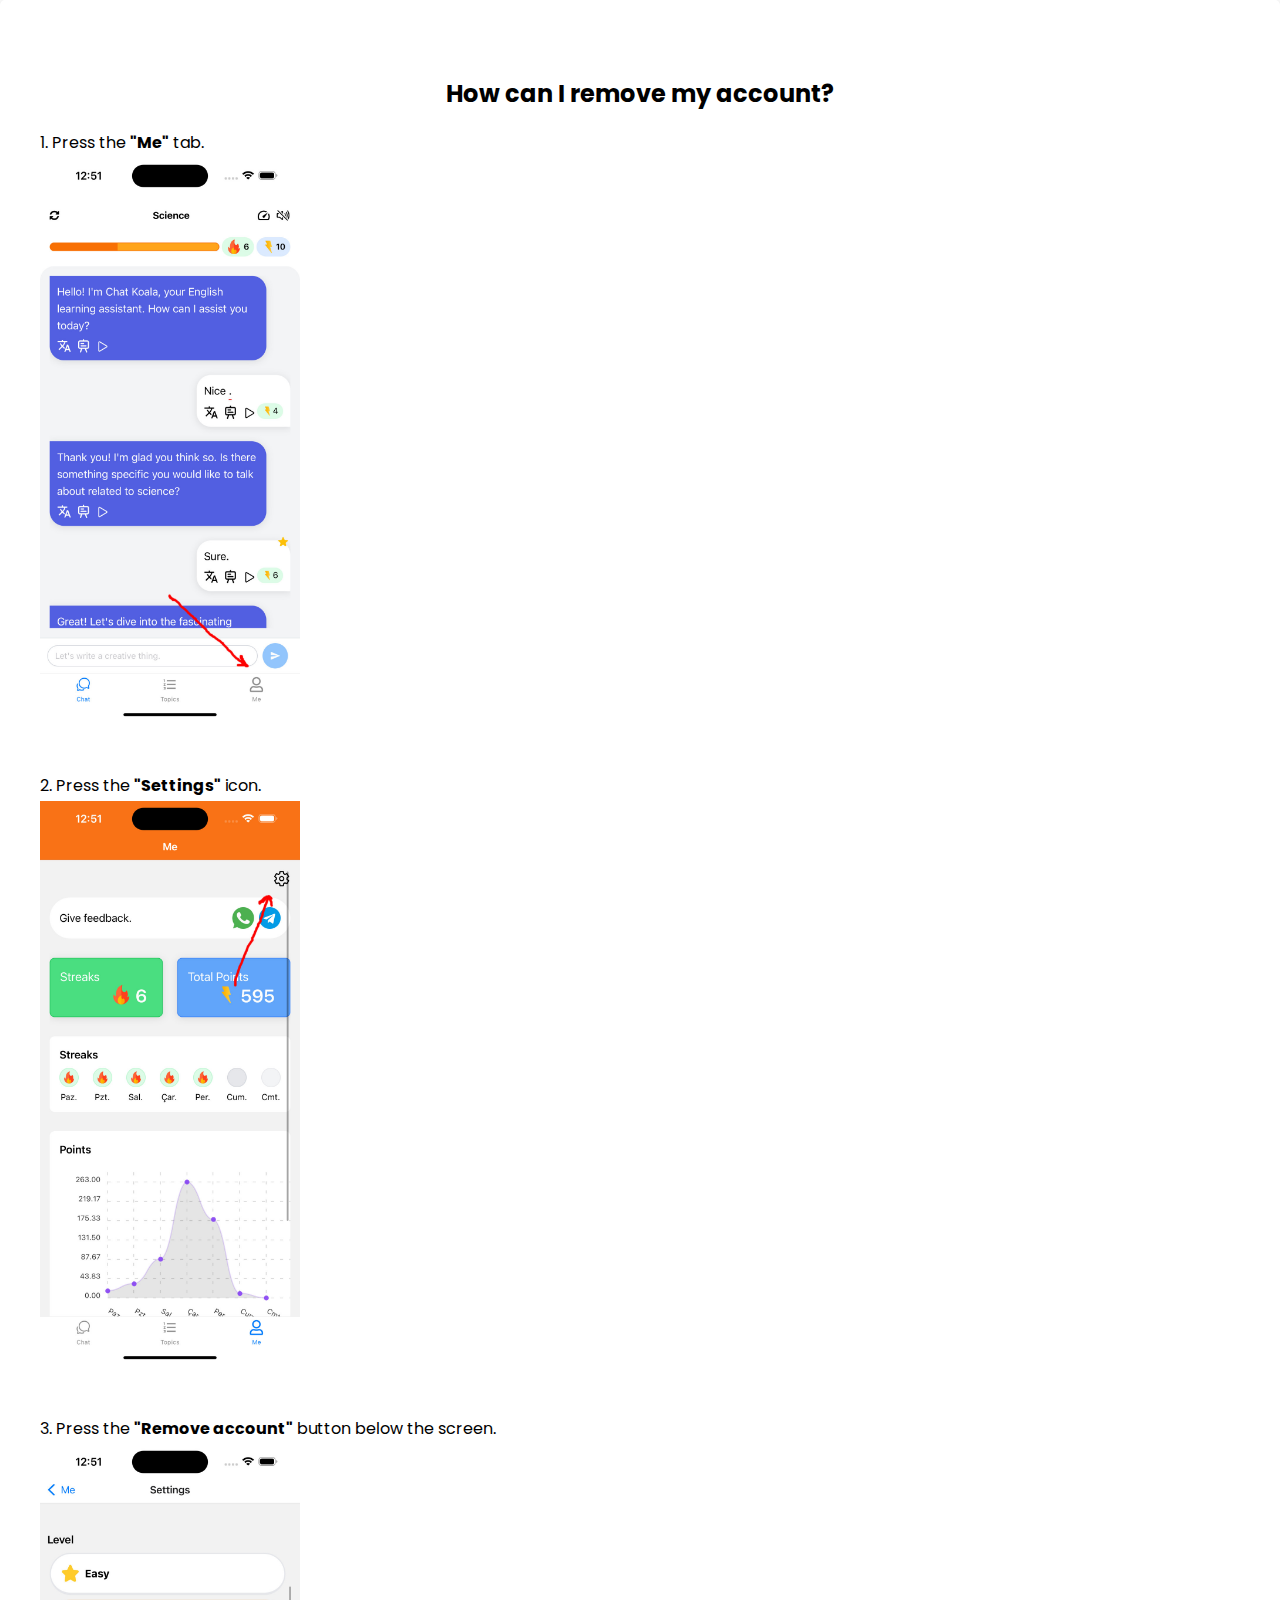
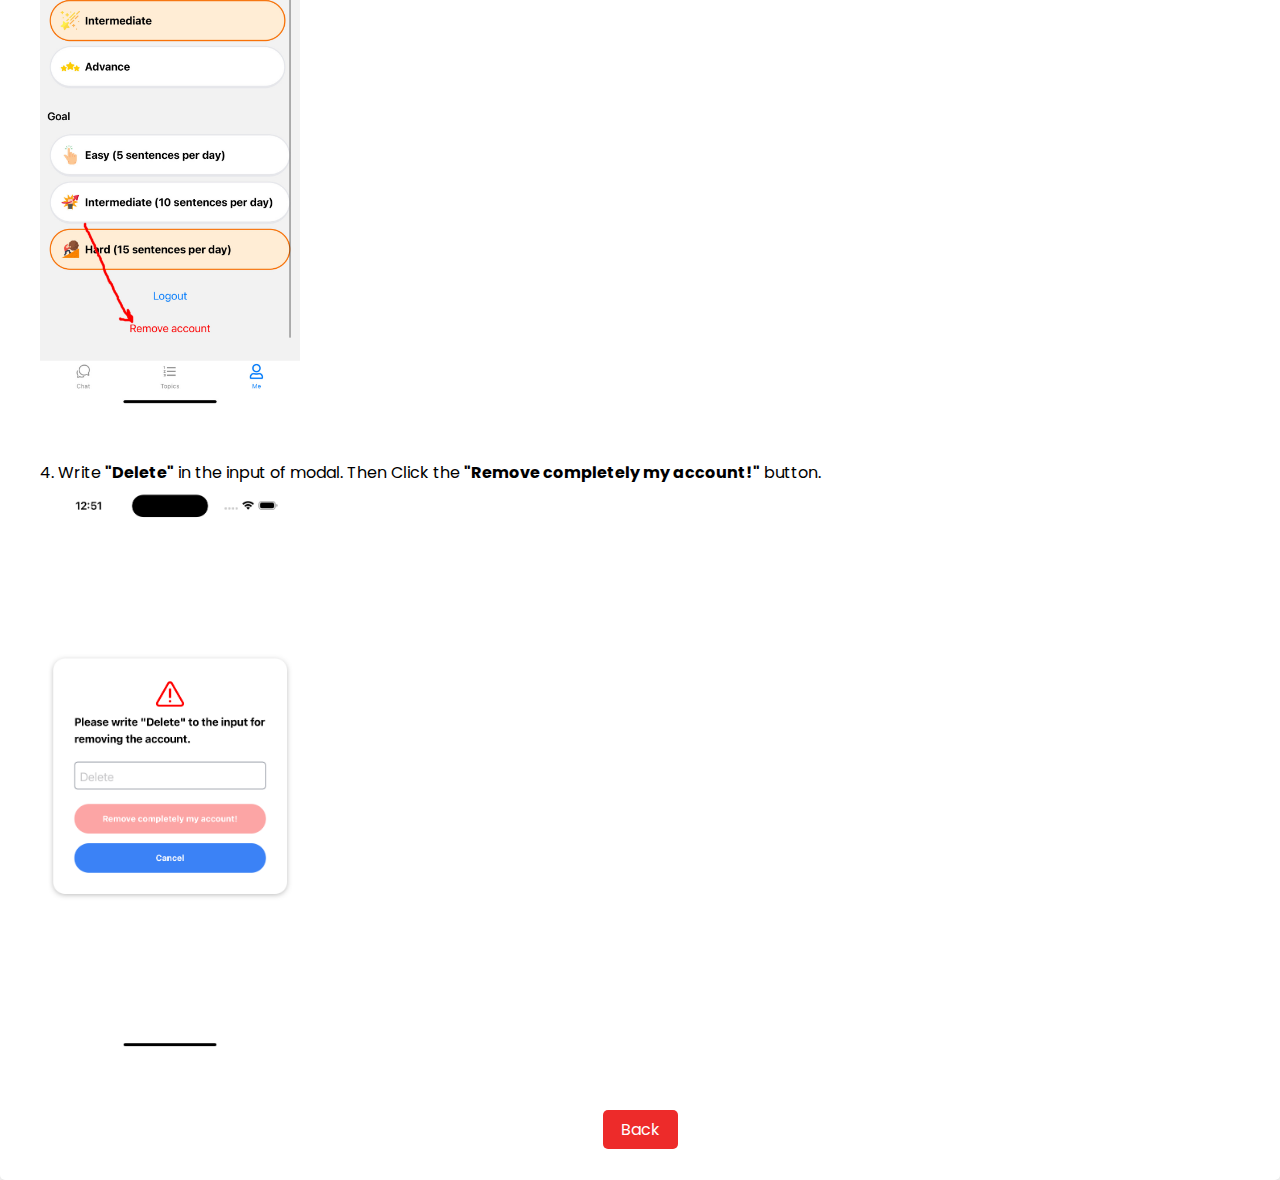
<file: remove.html>
<!DOCTYPE html>
<html lang="en">
  <head>
    <meta charset="UTF-8" />
    <meta name="viewport" content="width=device-width, initial-scale=1.0" />
    <link rel="stylesheet" href="./style/main.css" />
    <title>Account Remove - Chat Koala</title>
  </head>
  <body>
    <div class="container">
      <div class="privacy-content">
        <h2>How can I remove my account?</h2>

        <div class="wrapper">
          <p>1. Press the <b>"Me"</b> tab.</p>
          <img
            src="images/english/remove-01.jpg"
            class="remove-image"
            alt="Me screen"
          />
        </div>

        <div class="wrapper">
          <p>2. Press the <b>"Settings"</b> icon.</p>
          <img
            src="images/english/remove-02.jpg"
            class="remove-image"
            alt="Settings screen"
          />
        </div>
        <div class="wrapper">
            <p>3. Press the <b>"Remove account"</b> button below the screen.</p>
            <img
              src="images/english/remove-03.jpg"
              class="remove-image"
              alt="Settings screen"
            />
          </div>
          <div class="wrapper">
            <p>4. Write <b>"Delete"</b> in the input of modal. Then Click the <b>"Remove completely my account!"</b> button.</p>
            <img
              src="images/english/remove-04.png"
              class="remove-image"
              alt="Settings screen"
            />
          </div>
        <div style="margin-top: 40px">
          <a href="./index.html" class="back_btn">Back</a>
        </div>
      </div>
    </div>
  </body>
</html>
</file>
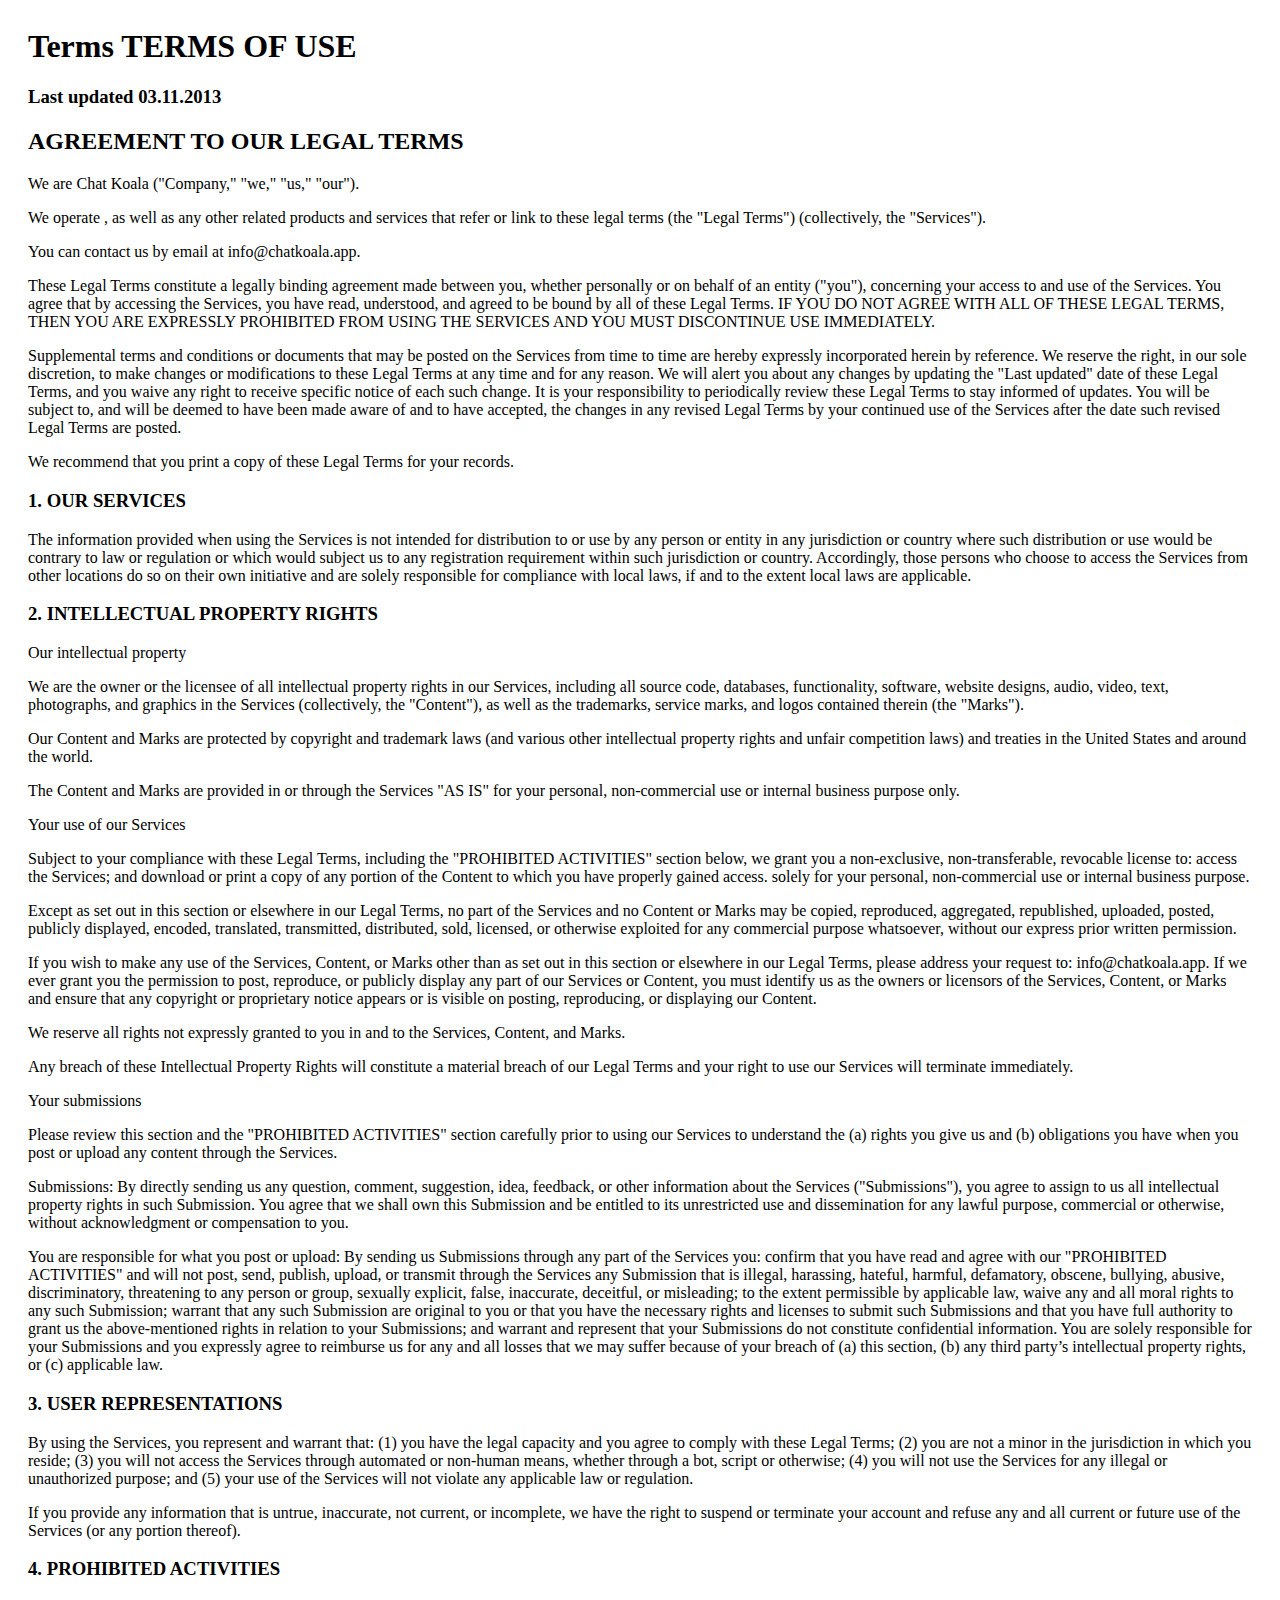
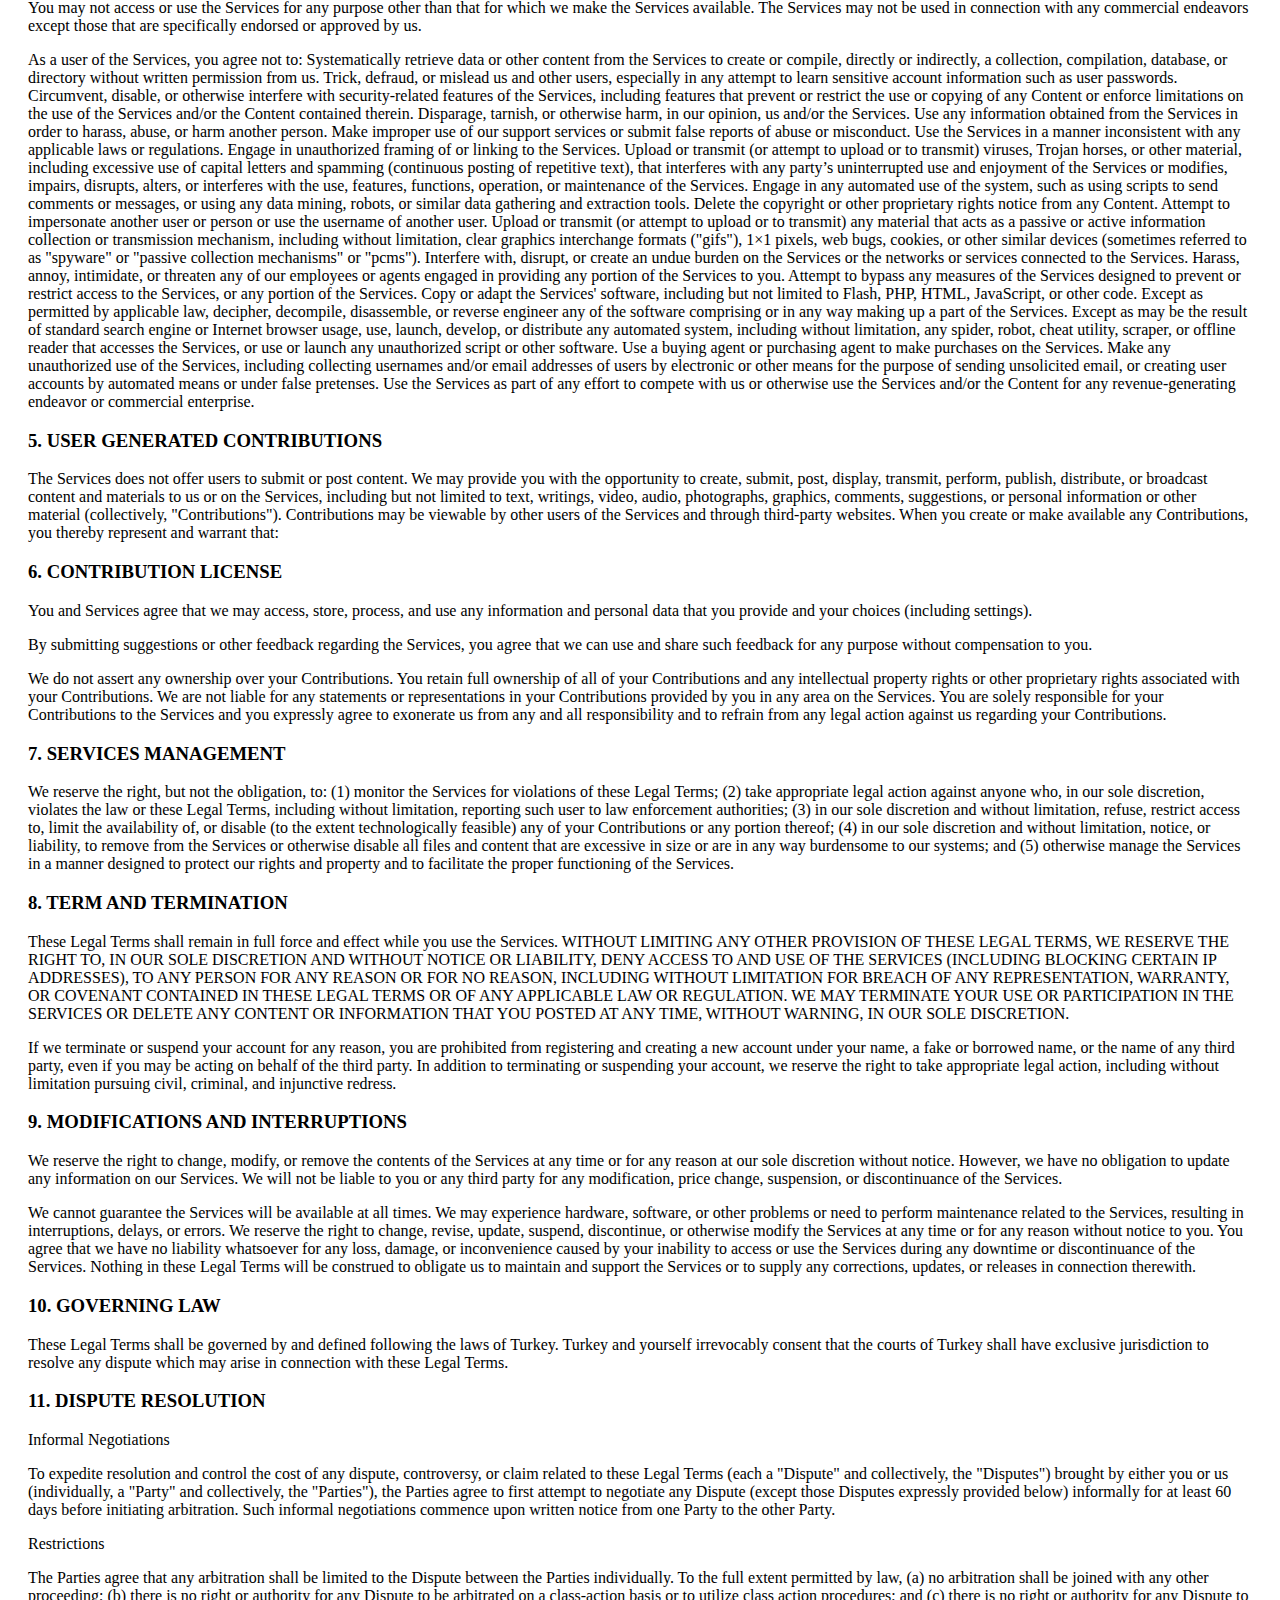
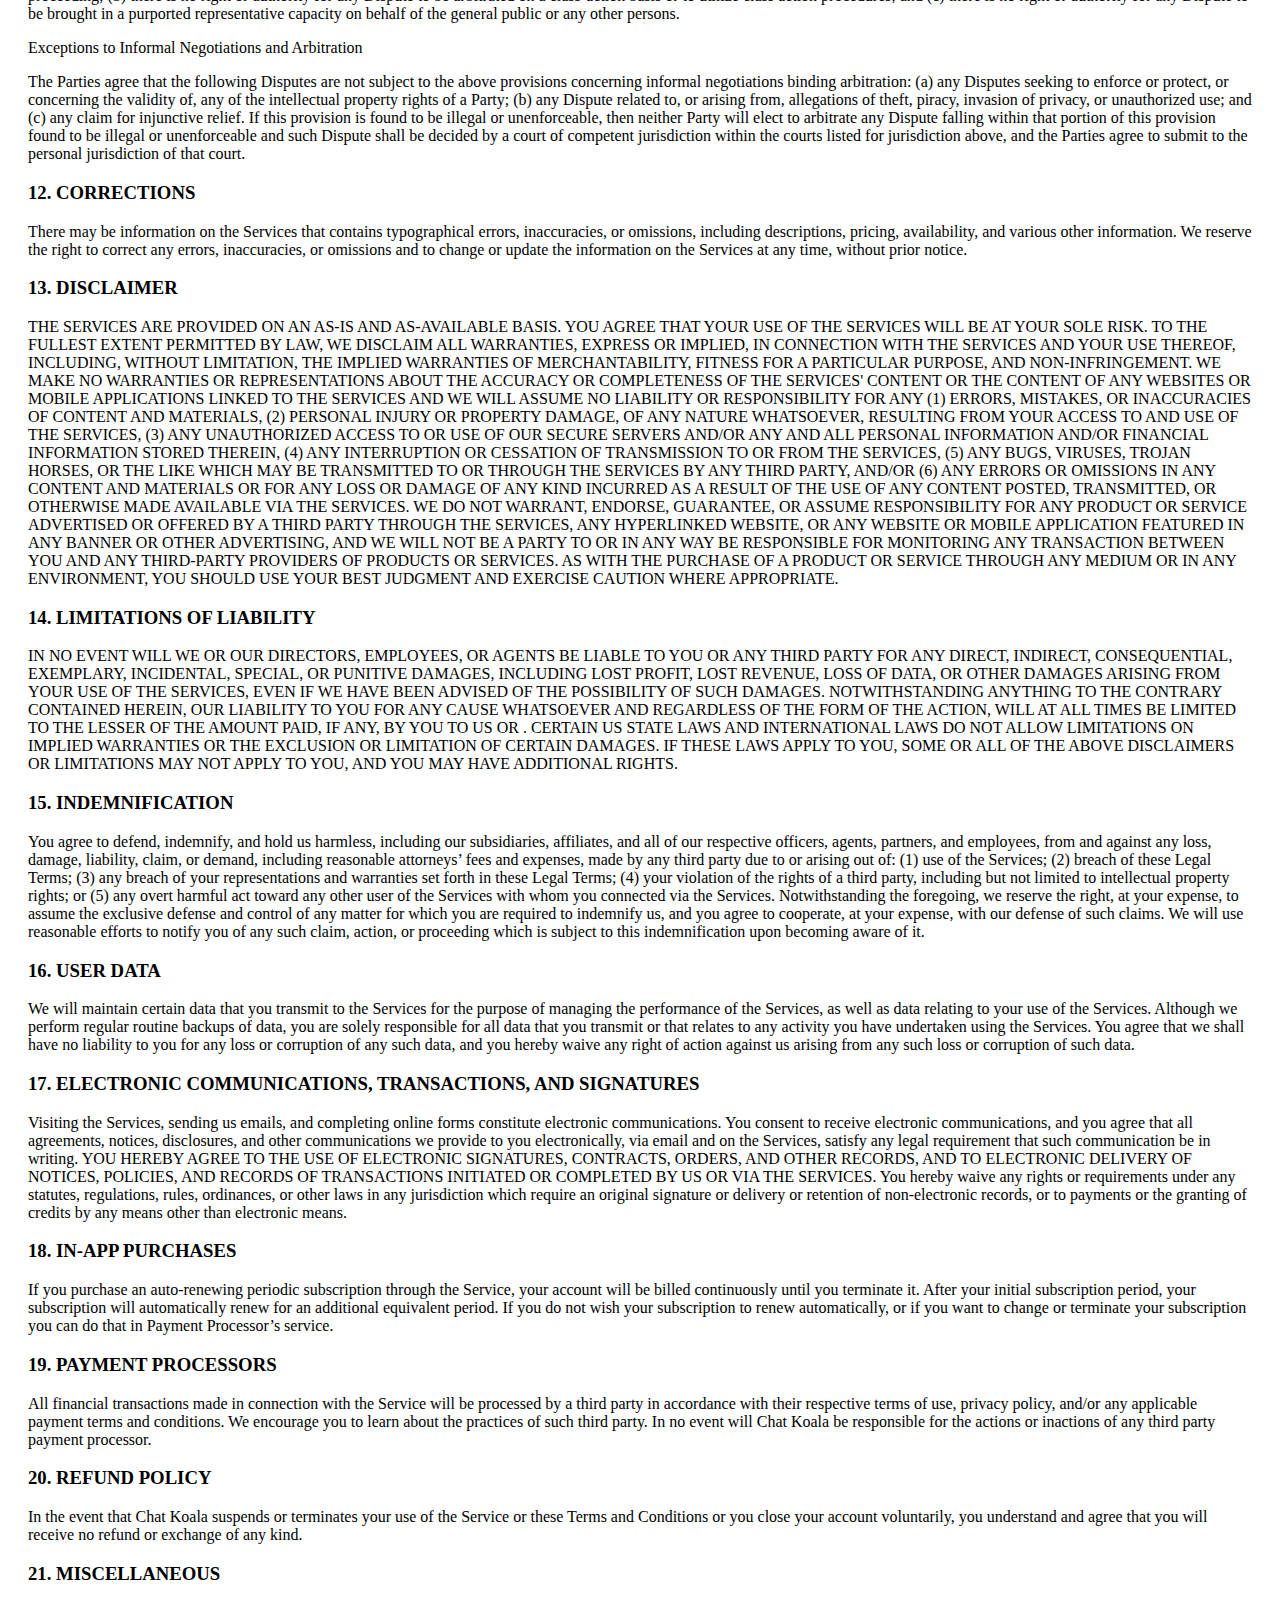
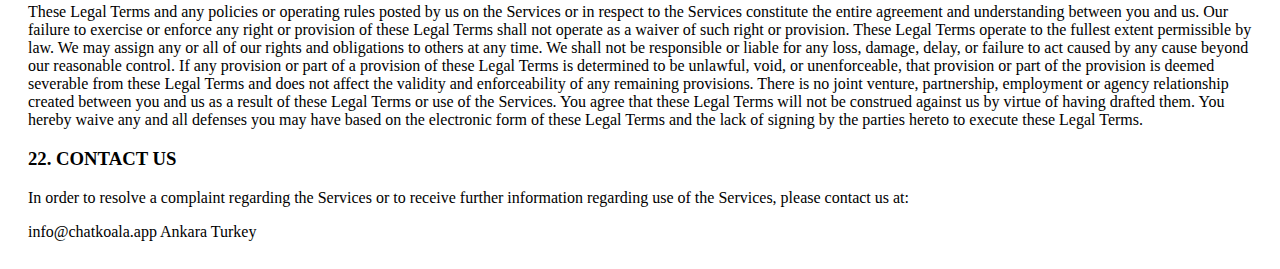
<file: terms-en.html>
<html lang="en">
  <head>
    <title>Terms and Conditions</title>

    <meta name="viewport" content="width=device-width, initial-scale=1.0" />
  </head>
  <body style="padding: 20px">
    <h1>Terms TERMS OF USE</h1>

    <h3>Last updated 03.11.2013</h3>

    <h2>AGREEMENT TO OUR LEGAL TERMS</h2>

    <p>
      We are Chat Koala (&quot;Company,&quot; &quot;we,&quot; &quot;us,&quot;
      &quot;our&quot;).
    </p>

    <p>
      We operate , as well as any other related products and services that refer
      or link to these legal terms (the &quot;Legal Terms&quot;) (collectively,
      the &quot;Services&quot;).
    </p>

    <p>You can contact us by email at info@chatkoala.app.</p>

    <p>
      These Legal Terms constitute a legally binding agreement made between you,
      whether personally or on behalf of an entity (&quot;you&quot;), concerning
      your access to and use of the Services. You agree that by accessing the
      Services, you have read, understood, and agreed to be bound by all of
      these Legal Terms. IF YOU DO NOT AGREE WITH ALL OF THESE LEGAL TERMS, THEN
      YOU ARE EXPRESSLY PROHIBITED FROM USING THE SERVICES AND YOU MUST
      DISCONTINUE USE IMMEDIATELY.
    </p>

    <p>
      Supplemental terms and conditions or documents that may be posted on the
      Services from time to time are hereby expressly incorporated herein by
      reference. We reserve the right, in our sole discretion, to make changes
      or modifications to these Legal Terms at any time and for any reason. We
      will alert you about any changes by updating the &quot;Last updated&quot;
      date of these Legal Terms, and you waive any right to receive specific
      notice of each such change. It is your responsibility to periodically
      review these Legal Terms to stay informed of updates. You will be subject
      to, and will be deemed to have been made aware of and to have accepted,
      the changes in any revised Legal Terms by your continued use of the
      Services after the date such revised Legal Terms are posted.
    </p>

    <p>
      We recommend that you print a copy of these Legal Terms for your records.
    </p>

    <h3>1. OUR SERVICES</h3>

    <p>
      The information provided when using the Services is not intended for
      distribution to or use by any person or entity in any jurisdiction or
      country where such distribution or use would be contrary to law or
      regulation or which would subject us to any registration requirement
      within such jurisdiction or country. Accordingly, those persons who choose
      to access the Services from other locations do so on their own initiative
      and are solely responsible for compliance with local laws, if and to the
      extent local laws are applicable.
    </p>

    <h3>2. INTELLECTUAL PROPERTY RIGHTS</h3>

    <p>Our intellectual property</p>

    <p>
      We are the owner or the licensee of all intellectual property rights in
      our Services, including all source code, databases, functionality,
      software, website designs, audio, video, text, photographs, and graphics
      in the Services (collectively, the &quot;Content&quot;), as well as the
      trademarks, service marks, and logos contained therein (the
      &quot;Marks&quot;).
    </p>

    <p>
      Our Content and Marks are protected by copyright and trademark laws (and
      various other intellectual property rights and unfair competition laws)
      and treaties in the United States and around the world.
    </p>

    <p>
      The Content and Marks are provided in or through the Services &quot;AS
      IS&quot; for your personal, non-commercial use or internal business
      purpose only.
    </p>

    <p>Your use of our Services</p>

    <p>
      Subject to your compliance with these Legal Terms, including the
      &quot;PROHIBITED ACTIVITIES&quot; section below, we grant you a
      non-exclusive, non-transferable, revocable license to: access the
      Services; and download or print a copy of any portion of the Content to
      which you have properly gained access. solely for your personal,
      non-commercial use or internal business purpose.
    </p>

    <p>
      Except as set out in this section or elsewhere in our Legal Terms, no part
      of the Services and no Content or Marks may be copied, reproduced,
      aggregated, republished, uploaded, posted, publicly displayed, encoded,
      translated, transmitted, distributed, sold, licensed, or otherwise
      exploited for any commercial purpose whatsoever, without our express prior
      written permission.
    </p>

    <p>
      If you wish to make any use of the Services, Content, or Marks other than
      as set out in this section or elsewhere in our Legal Terms, please address
      your request to: info@chatkoala.app. If we ever grant you the permission
      to post, reproduce, or publicly display any part of our Services or
      Content, you must identify us as the owners or licensors of the Services,
      Content, or Marks and ensure that any copyright or proprietary notice
      appears or is visible on posting, reproducing, or displaying our Content.
    </p>

    <p>
      We reserve all rights not expressly granted to you in and to the Services,
      Content, and Marks.
    </p>

    <p>
      Any breach of these Intellectual Property Rights will constitute a
      material breach of our Legal Terms and your right to use our Services will
      terminate immediately.
    </p>

    <p>Your submissions</p>

    <p>
      Please review this section and the &quot;PROHIBITED ACTIVITIES&quot;
      section carefully prior to using our Services to understand the (a) rights
      you give us and (b) obligations you have when you post or upload any
      content through the Services.
    </p>

    <p>
      Submissions: By directly sending us any question, comment, suggestion,
      idea, feedback, or other information about the Services
      (&quot;Submissions&quot;), you agree to assign to us all intellectual
      property rights in such Submission. You agree that we shall own this
      Submission and be entitled to its unrestricted use and dissemination for
      any lawful purpose, commercial or otherwise, without acknowledgment or
      compensation to you.
    </p>

    <p>
      You are responsible for what you post or upload: By sending us Submissions
      through any part of the Services you: confirm that you have read and agree
      with our &quot;PROHIBITED ACTIVITIES&quot; and will not post, send,
      publish, upload, or transmit through the Services any Submission that is
      illegal, harassing, hateful, harmful, defamatory, obscene, bullying,
      abusive, discriminatory, threatening to any person or group, sexually
      explicit, false, inaccurate, deceitful, or misleading; to the extent
      permissible by applicable law, waive any and all moral rights to any such
      Submission; warrant that any such Submission are original to you or that
      you have the necessary rights and licenses to submit such Submissions and
      that you have full authority to grant us the above-mentioned rights in
      relation to your Submissions; and warrant and represent that your
      Submissions do not constitute confidential information. You are solely
      responsible for your Submissions and you expressly agree to reimburse us
      for any and all losses that we may suffer because of your breach of (a)
      this section, (b) any third party&rsquo;s intellectual property rights, or
      (c) applicable law.
    </p>

    <h3>3. USER REPRESENTATIONS</h3>

    <p>
      By using the Services, you represent and warrant that: (1) you have the
      legal capacity and you agree to comply with these Legal Terms; (2) you are
      not a minor in the jurisdiction in which you reside; (3) you will not
      access the Services through automated or non-human means, whether through
      a bot, script or otherwise; (4) you will not use the Services for any
      illegal or unauthorized purpose; and (5) your use of the Services will not
      violate any applicable law or regulation.
    </p>

    <p>
      If you provide any information that is untrue, inaccurate, not current, or
      incomplete, we have the right to suspend or terminate your account and
      refuse any and all current or future use of the Services (or any portion
      thereof).
    </p>

    <h3>4. PROHIBITED ACTIVITIES</h3>

    <p>
      You may not access or use the Services for any purpose other than that for
      which we make the Services available. The Services may not be used in
      connection with any commercial endeavors except those that are
      specifically endorsed or approved by us.
    </p>

    <p>
      As a user of the Services, you agree not to: Systematically retrieve data
      or other content from the Services to create or compile, directly or
      indirectly, a collection, compilation, database, or directory without
      written permission from us. Trick, defraud, or mislead us and other users,
      especially in any attempt to learn sensitive account information such as
      user passwords. Circumvent, disable, or otherwise interfere with
      security-related features of the Services, including features that prevent
      or restrict the use or copying of any Content or enforce limitations on
      the use of the Services and/or the Content contained therein. Disparage,
      tarnish, or otherwise harm, in our opinion, us and/or the Services. Use
      any information obtained from the Services in order to harass, abuse, or
      harm another person. Make improper use of our support services or submit
      false reports of abuse or misconduct. Use the Services in a manner
      inconsistent with any applicable laws or regulations. Engage in
      unauthorized framing of or linking to the Services. Upload or transmit (or
      attempt to upload or to transmit) viruses, Trojan horses, or other
      material, including excessive use of capital letters and spamming
      (continuous posting of repetitive text), that interferes with any
      party&rsquo;s uninterrupted use and enjoyment of the Services or modifies,
      impairs, disrupts, alters, or interferes with the use, features,
      functions, operation, or maintenance of the Services. Engage in any
      automated use of the system, such as using scripts to send comments or
      messages, or using any data mining, robots, or similar data gathering and
      extraction tools. Delete the copyright or other proprietary rights notice
      from any Content. Attempt to impersonate another user or person or use the
      username of another user. Upload or transmit (or attempt to upload or to
      transmit) any material that acts as a passive or active information
      collection or transmission mechanism, including without limitation, clear
      graphics interchange formats (&quot;gifs&quot;), 1&times;1 pixels, web
      bugs, cookies, or other similar devices (sometimes referred to as
      &quot;spyware&quot; or &quot;passive collection mechanisms&quot; or
      &quot;pcms&quot;). Interfere with, disrupt, or create an undue burden on
      the Services or the networks or services connected to the Services.
      Harass, annoy, intimidate, or threaten any of our employees or agents
      engaged in providing any portion of the Services to you. Attempt to bypass
      any measures of the Services designed to prevent or restrict access to the
      Services, or any portion of the Services. Copy or adapt the Services'
      software, including but not limited to Flash, PHP, HTML, JavaScript, or
      other code. Except as permitted by applicable law, decipher, decompile,
      disassemble, or reverse engineer any of the software comprising or in any
      way making up a part of the Services. Except as may be the result of
      standard search engine or Internet browser usage, use, launch, develop, or
      distribute any automated system, including without limitation, any spider,
      robot, cheat utility, scraper, or offline reader that accesses the
      Services, or use or launch any unauthorized script or other software. Use
      a buying agent or purchasing agent to make purchases on the Services. Make
      any unauthorized use of the Services, including collecting usernames
      and/or email addresses of users by electronic or other means for the
      purpose of sending unsolicited email, or creating user accounts by
      automated means or under false pretenses. Use the Services as part of any
      effort to compete with us or otherwise use the Services and/or the Content
      for any revenue-generating endeavor or commercial enterprise.
    </p>

    <h3>5. USER GENERATED CONTRIBUTIONS</h3>

    <p>
      The Services does not offer users to submit or post content. We may
      provide you with the opportunity to create, submit, post, display,
      transmit, perform, publish, distribute, or broadcast content and materials
      to us or on the Services, including but not limited to text, writings,
      video, audio, photographs, graphics, comments, suggestions, or personal
      information or other material (collectively, &quot;Contributions&quot;).
      Contributions may be viewable by other users of the Services and through
      third-party websites. When you create or make available any Contributions,
      you thereby represent and warrant that:
    </p>

    <h3>6. CONTRIBUTION LICENSE</h3>

    <p>
      You and Services agree that we may access, store, process, and use any
      information and personal data that you provide and your choices (including
      settings).
    </p>

    <p>
      By submitting suggestions or other feedback regarding the Services, you
      agree that we can use and share such feedback for any purpose without
      compensation to you.
    </p>

    <p>
      We do not assert any ownership over your Contributions. You retain full
      ownership of all of your Contributions and any intellectual property
      rights or other proprietary rights associated with your Contributions. We
      are not liable for any statements or representations in your Contributions
      provided by you in any area on the Services. You are solely responsible
      for your Contributions to the Services and you expressly agree to
      exonerate us from any and all responsibility and to refrain from any legal
      action against us regarding your Contributions.
    </p>

    <h3>7. SERVICES MANAGEMENT</h3>

    <p>
      We reserve the right, but not the obligation, to: (1) monitor the Services
      for violations of these Legal Terms; (2) take appropriate legal action
      against anyone who, in our sole discretion, violates the law or these
      Legal Terms, including without limitation, reporting such user to law
      enforcement authorities; (3) in our sole discretion and without
      limitation, refuse, restrict access to, limit the availability of, or
      disable (to the extent technologically feasible) any of your Contributions
      or any portion thereof; (4) in our sole discretion and without limitation,
      notice, or liability, to remove from the Services or otherwise disable all
      files and content that are excessive in size or are in any way burdensome
      to our systems; and (5) otherwise manage the Services in a manner designed
      to protect our rights and property and to facilitate the proper
      functioning of the Services.
    </p>

    <h3>8. TERM AND TERMINATION</h3>

    <p>
      These Legal Terms shall remain in full force and effect while you use the
      Services. WITHOUT LIMITING ANY OTHER PROVISION OF THESE LEGAL TERMS, WE
      RESERVE THE RIGHT TO, IN OUR SOLE DISCRETION AND WITHOUT NOTICE OR
      LIABILITY, DENY ACCESS TO AND USE OF THE SERVICES (INCLUDING BLOCKING
      CERTAIN IP ADDRESSES), TO ANY PERSON FOR ANY REASON OR FOR NO REASON,
      INCLUDING WITHOUT LIMITATION FOR BREACH OF ANY REPRESENTATION, WARRANTY,
      OR COVENANT CONTAINED IN THESE LEGAL TERMS OR OF ANY APPLICABLE LAW OR
      REGULATION. WE MAY TERMINATE YOUR USE OR PARTICIPATION IN THE SERVICES OR
      DELETE ANY CONTENT OR INFORMATION THAT YOU POSTED AT ANY TIME, WITHOUT
      WARNING, IN OUR SOLE DISCRETION.
    </p>

    <p>
      If we terminate or suspend your account for any reason, you are prohibited
      from registering and creating a new account under your name, a fake or
      borrowed name, or the name of any third party, even if you may be acting
      on behalf of the third party. In addition to terminating or suspending
      your account, we reserve the right to take appropriate legal action,
      including without limitation pursuing civil, criminal, and injunctive
      redress.
    </p>

    <h3>9. MODIFICATIONS AND INTERRUPTIONS</h3>

    <p>
      We reserve the right to change, modify, or remove the contents of the
      Services at any time or for any reason at our sole discretion without
      notice. However, we have no obligation to update any information on our
      Services. We will not be liable to you or any third party for any
      modification, price change, suspension, or discontinuance of the Services.
    </p>

    <p>
      We cannot guarantee the Services will be available at all times. We may
      experience hardware, software, or other problems or need to perform
      maintenance related to the Services, resulting in interruptions, delays,
      or errors. We reserve the right to change, revise, update, suspend,
      discontinue, or otherwise modify the Services at any time or for any
      reason without notice to you. You agree that we have no liability
      whatsoever for any loss, damage, or inconvenience caused by your inability
      to access or use the Services during any downtime or discontinuance of the
      Services. Nothing in these Legal Terms will be construed to obligate us to
      maintain and support the Services or to supply any corrections, updates,
      or releases in connection therewith.
    </p>

    <h3>10. GOVERNING LAW</h3>

    <p>
      These Legal Terms shall be governed by and defined following the laws of
      Turkey. Turkey and yourself irrevocably consent that the courts of Turkey
      shall have exclusive jurisdiction to resolve any dispute which may arise
      in connection with these Legal Terms.
    </p>

    <h3>11. DISPUTE RESOLUTION</h3>

    <p>Informal Negotiations</p>

    <p>
      To expedite resolution and control the cost of any dispute, controversy,
      or claim related to these Legal Terms (each a &quot;Dispute&quot; and
      collectively, the &quot;Disputes&quot;) brought by either you or us
      (individually, a &quot;Party&quot; and collectively, the
      &quot;Parties&quot;), the Parties agree to first attempt to negotiate any
      Dispute (except those Disputes expressly provided below) informally for at
      least 60 days before initiating arbitration. Such informal negotiations
      commence upon written notice from one Party to the other Party.
    </p>

    <p>Restrictions</p>

    <p>
      The Parties agree that any arbitration shall be limited to the Dispute
      between the Parties individually. To the full extent permitted by law, (a)
      no arbitration shall be joined with any other proceeding; (b) there is no
      right or authority for any Dispute to be arbitrated on a class-action
      basis or to utilize class action procedures; and (c) there is no right or
      authority for any Dispute to be brought in a purported representative
      capacity on behalf of the general public or any other persons.
    </p>

    <p>Exceptions to Informal Negotiations and Arbitration</p>

    <p>
      The Parties agree that the following Disputes are not subject to the above
      provisions concerning informal negotiations binding arbitration: (a) any
      Disputes seeking to enforce or protect, or concerning the validity of, any
      of the intellectual property rights of a Party; (b) any Dispute related
      to, or arising from, allegations of theft, piracy, invasion of privacy, or
      unauthorized use; and (c) any claim for injunctive relief. If this
      provision is found to be illegal or unenforceable, then neither Party will
      elect to arbitrate any Dispute falling within that portion of this
      provision found to be illegal or unenforceable and such Dispute shall be
      decided by a court of competent jurisdiction within the courts listed for
      jurisdiction above, and the Parties agree to submit to the personal
      jurisdiction of that court.
    </p>

    <h3>12. CORRECTIONS</h3>

    <p>
      There may be information on the Services that contains typographical
      errors, inaccuracies, or omissions, including descriptions, pricing,
      availability, and various other information. We reserve the right to
      correct any errors, inaccuracies, or omissions and to change or update the
      information on the Services at any time, without prior notice.
    </p>

    <h3>13. DISCLAIMER</h3>

    <p>
      THE SERVICES ARE PROVIDED ON AN AS-IS AND AS-AVAILABLE BASIS. YOU AGREE
      THAT YOUR USE OF THE SERVICES WILL BE AT YOUR SOLE RISK. TO THE FULLEST
      EXTENT PERMITTED BY LAW, WE DISCLAIM ALL WARRANTIES, EXPRESS OR IMPLIED,
      IN CONNECTION WITH THE SERVICES AND YOUR USE THEREOF, INCLUDING, WITHOUT
      LIMITATION, THE IMPLIED WARRANTIES OF MERCHANTABILITY, FITNESS FOR A
      PARTICULAR PURPOSE, AND NON-INFRINGEMENT. WE MAKE NO WARRANTIES OR
      REPRESENTATIONS ABOUT THE ACCURACY OR COMPLETENESS OF THE SERVICES'
      CONTENT OR THE CONTENT OF ANY WEBSITES OR MOBILE APPLICATIONS LINKED TO
      THE SERVICES AND WE WILL ASSUME NO LIABILITY OR RESPONSIBILITY FOR ANY (1)
      ERRORS, MISTAKES, OR INACCURACIES OF CONTENT AND MATERIALS, (2) PERSONAL
      INJURY OR PROPERTY DAMAGE, OF ANY NATURE WHATSOEVER, RESULTING FROM YOUR
      ACCESS TO AND USE OF THE SERVICES, (3) ANY UNAUTHORIZED ACCESS TO OR USE
      OF OUR SECURE SERVERS AND/OR ANY AND ALL PERSONAL INFORMATION AND/OR
      FINANCIAL INFORMATION STORED THEREIN, (4) ANY INTERRUPTION OR CESSATION OF
      TRANSMISSION TO OR FROM THE SERVICES, (5) ANY BUGS, VIRUSES, TROJAN
      HORSES, OR THE LIKE WHICH MAY BE TRANSMITTED TO OR THROUGH THE SERVICES BY
      ANY THIRD PARTY, AND/OR (6) ANY ERRORS OR OMISSIONS IN ANY CONTENT AND
      MATERIALS OR FOR ANY LOSS OR DAMAGE OF ANY KIND INCURRED AS A RESULT OF
      THE USE OF ANY CONTENT POSTED, TRANSMITTED, OR OTHERWISE MADE AVAILABLE
      VIA THE SERVICES. WE DO NOT WARRANT, ENDORSE, GUARANTEE, OR ASSUME
      RESPONSIBILITY FOR ANY PRODUCT OR SERVICE ADVERTISED OR OFFERED BY A THIRD
      PARTY THROUGH THE SERVICES, ANY HYPERLINKED WEBSITE, OR ANY WEBSITE OR
      MOBILE APPLICATION FEATURED IN ANY BANNER OR OTHER ADVERTISING, AND WE
      WILL NOT BE A PARTY TO OR IN ANY WAY BE RESPONSIBLE FOR MONITORING ANY
      TRANSACTION BETWEEN YOU AND ANY THIRD-PARTY PROVIDERS OF PRODUCTS OR
      SERVICES. AS WITH THE PURCHASE OF A PRODUCT OR SERVICE THROUGH ANY MEDIUM
      OR IN ANY ENVIRONMENT, YOU SHOULD USE YOUR BEST JUDGMENT AND EXERCISE
      CAUTION WHERE APPROPRIATE.
    </p>

    <h3>14. LIMITATIONS OF LIABILITY</h3>

    <p>
      IN NO EVENT WILL WE OR OUR DIRECTORS, EMPLOYEES, OR AGENTS BE LIABLE TO
      YOU OR ANY THIRD PARTY FOR ANY DIRECT, INDIRECT, CONSEQUENTIAL, EXEMPLARY,
      INCIDENTAL, SPECIAL, OR PUNITIVE DAMAGES, INCLUDING LOST PROFIT, LOST
      REVENUE, LOSS OF DATA, OR OTHER DAMAGES ARISING FROM YOUR USE OF THE
      SERVICES, EVEN IF WE HAVE BEEN ADVISED OF THE POSSIBILITY OF SUCH DAMAGES.
      NOTWITHSTANDING ANYTHING TO THE CONTRARY CONTAINED HEREIN, OUR LIABILITY
      TO YOU FOR ANY CAUSE WHATSOEVER AND REGARDLESS OF THE FORM OF THE ACTION,
      WILL AT ALL TIMES BE LIMITED TO THE LESSER OF THE AMOUNT PAID, IF ANY, BY
      YOU TO US OR . CERTAIN US STATE LAWS AND INTERNATIONAL LAWS DO NOT ALLOW
      LIMITATIONS ON IMPLIED WARRANTIES OR THE EXCLUSION OR LIMITATION OF
      CERTAIN DAMAGES. IF THESE LAWS APPLY TO YOU, SOME OR ALL OF THE ABOVE
      DISCLAIMERS OR LIMITATIONS MAY NOT APPLY TO YOU, AND YOU MAY HAVE
      ADDITIONAL RIGHTS.
    </p>

    <h3>15. INDEMNIFICATION</h3>

    <p>
      You agree to defend, indemnify, and hold us harmless, including our
      subsidiaries, affiliates, and all of our respective officers, agents,
      partners, and employees, from and against any loss, damage, liability,
      claim, or demand, including reasonable attorneys&rsquo; fees and expenses,
      made by any third party due to or arising out of: (1) use of the Services;
      (2) breach of these Legal Terms; (3) any breach of your representations
      and warranties set forth in these Legal Terms; (4) your violation of the
      rights of a third party, including but not limited to intellectual
      property rights; or (5) any overt harmful act toward any other user of the
      Services with whom you connected via the Services. Notwithstanding the
      foregoing, we reserve the right, at your expense, to assume the exclusive
      defense and control of any matter for which you are required to indemnify
      us, and you agree to cooperate, at your expense, with our defense of such
      claims. We will use reasonable efforts to notify you of any such claim,
      action, or proceeding which is subject to this indemnification upon
      becoming aware of it.
    </p>

    <h3>16. USER DATA</h3>

    <p>
      We will maintain certain data that you transmit to the Services for the
      purpose of managing the performance of the Services, as well as data
      relating to your use of the Services. Although we perform regular routine
      backups of data, you are solely responsible for all data that you transmit
      or that relates to any activity you have undertaken using the Services.
      You agree that we shall have no liability to you for any loss or
      corruption of any such data, and you hereby waive any right of action
      against us arising from any such loss or corruption of such data.
    </p>

    <h3>17. ELECTRONIC COMMUNICATIONS, TRANSACTIONS, AND SIGNATURES</h3>

    <p>
      Visiting the Services, sending us emails, and completing online forms
      constitute electronic communications. You consent to receive electronic
      communications, and you agree that all agreements, notices, disclosures,
      and other communications we provide to you electronically, via email and
      on the Services, satisfy any legal requirement that such communication be
      in writing. YOU HEREBY AGREE TO THE USE OF ELECTRONIC SIGNATURES,
      CONTRACTS, ORDERS, AND OTHER RECORDS, AND TO ELECTRONIC DELIVERY OF
      NOTICES, POLICIES, AND RECORDS OF TRANSACTIONS INITIATED OR COMPLETED BY
      US OR VIA THE SERVICES. You hereby waive any rights or requirements under
      any statutes, regulations, rules, ordinances, or other laws in any
      jurisdiction which require an original signature or delivery or retention
      of non-electronic records, or to payments or the granting of credits by
      any means other than electronic means.
    </p>

    <h3>18. IN-APP PURCHASES</h3>
    <p>
      If you purchase an auto-renewing periodic subscription through the
      Service, your account will be billed continuously until you terminate it.
      After your initial subscription period, your subscription will
      automatically renew for an additional equivalent period. If you do not
      wish your subscription to renew automatically, or if you want to change or
      terminate your subscription you can do that in Payment Processor’s
      service.
    </p>
    <h3>19. PAYMENT PROCESSORS</h3>
    <p>
      All financial transactions made in connection with the Service will be
      processed by a third party in accordance with their respective terms of
      use, privacy policy, and/or any applicable payment terms and conditions.
      We encourage you to learn about the practices of such third party. In no
      event will Chat Koala be responsible for the actions or inactions of any
      third party payment processor.
    </p>
    <h3>20. REFUND POLICY</h3>
    <p>
      In the event that Chat Koala suspends or terminates your use of the Service
      or these Terms and Conditions or you close your account voluntarily, you
      understand and agree that you will receive no refund or exchange of any
      kind.
    </p>
    <h3>21. MISCELLANEOUS</h3>

    <p>
      These Legal Terms and any policies or operating rules posted by us on the
      Services or in respect to the Services constitute the entire agreement and
      understanding between you and us. Our failure to exercise or enforce any
      right or provision of these Legal Terms shall not operate as a waiver of
      such right or provision. These Legal Terms operate to the fullest extent
      permissible by law. We may assign any or all of our rights and obligations
      to others at any time. We shall not be responsible or liable for any loss,
      damage, delay, or failure to act caused by any cause beyond our reasonable
      control. If any provision or part of a provision of these Legal Terms is
      determined to be unlawful, void, or unenforceable, that provision or part
      of the provision is deemed severable from these Legal Terms and does not
      affect the validity and enforceability of any remaining provisions. There
      is no joint venture, partnership, employment or agency relationship
      created between you and us as a result of these Legal Terms or use of the
      Services. You agree that these Legal Terms will not be construed against
      us by virtue of having drafted them. You hereby waive any and all defenses
      you may have based on the electronic form of these Legal Terms and the
      lack of signing by the parties hereto to execute these Legal Terms.
    </p>

    <h3>22. CONTACT US</h3>

    <p>
      In order to resolve a complaint regarding the Services or to receive
      further information regarding use of the Services, please contact us at:
    </p>

    <p>info@chatkoala.app Ankara Turkey</p>
  </body>
</html>
</file>
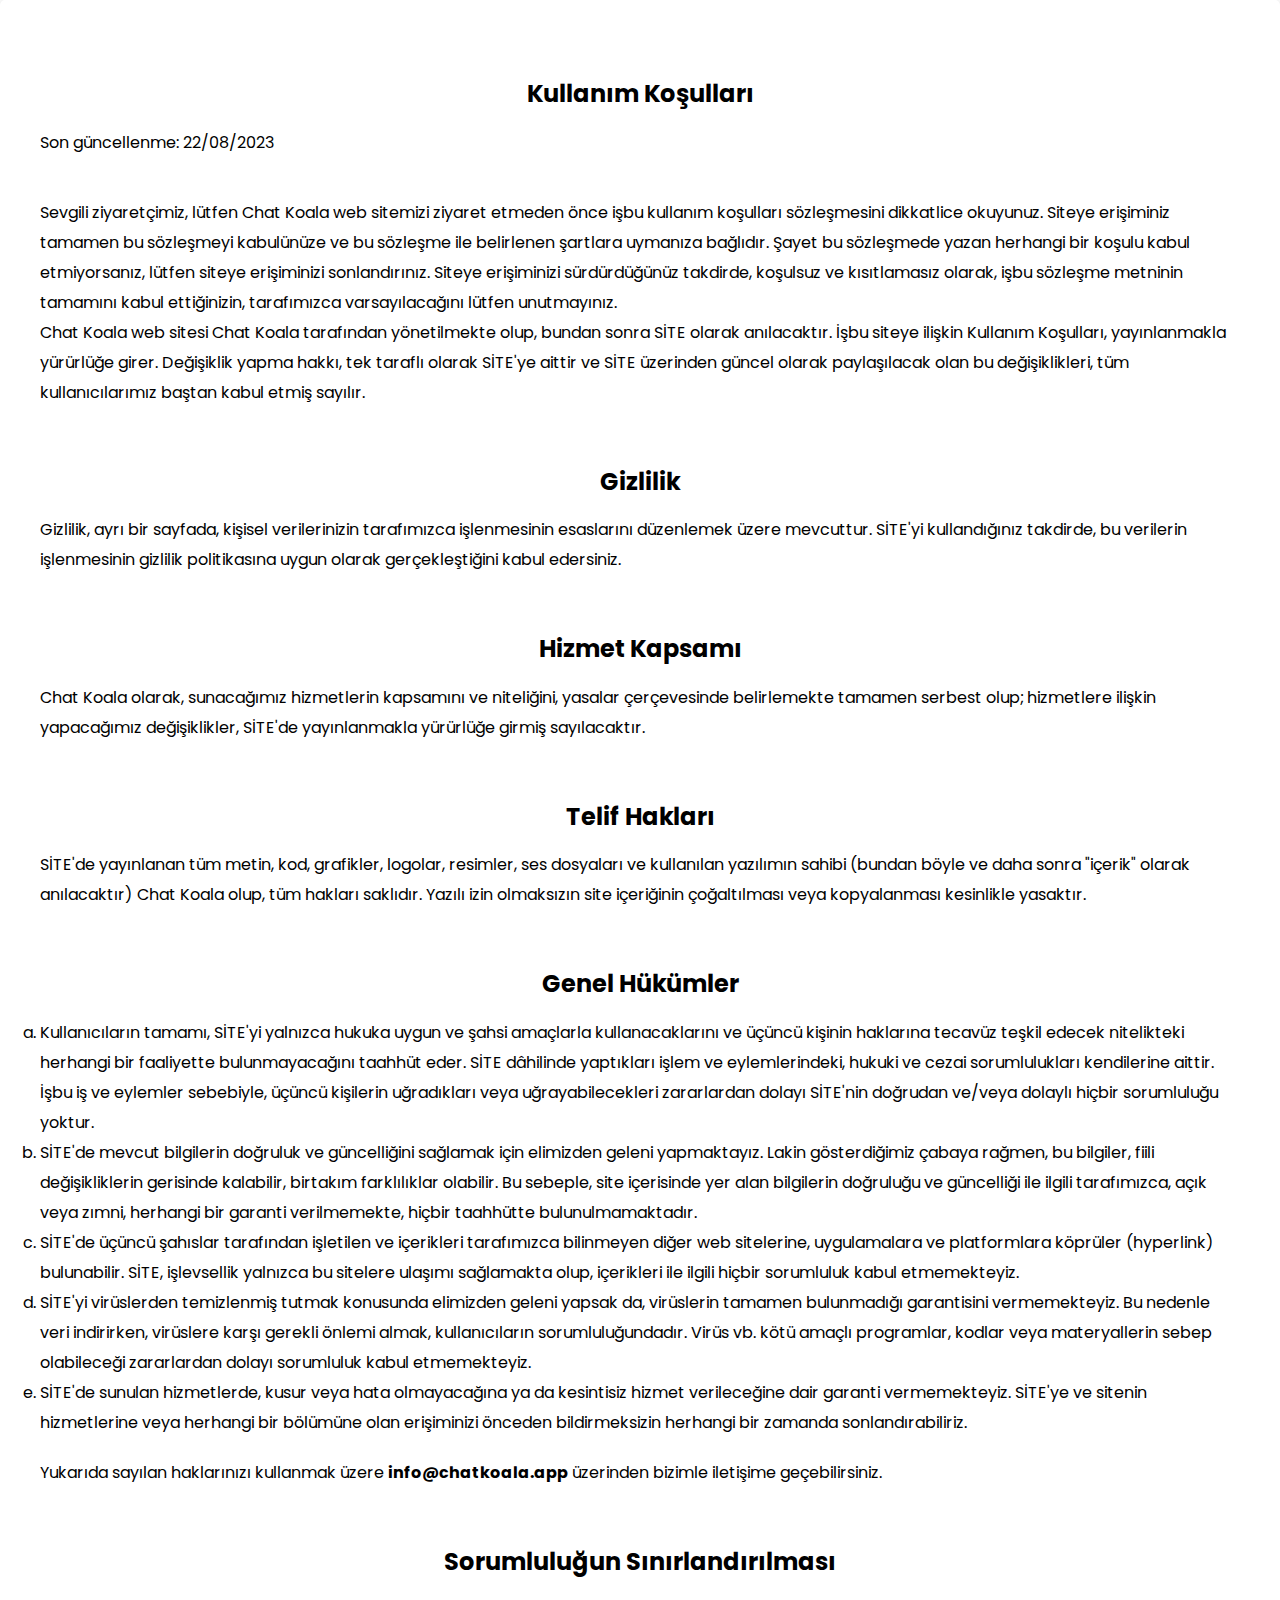
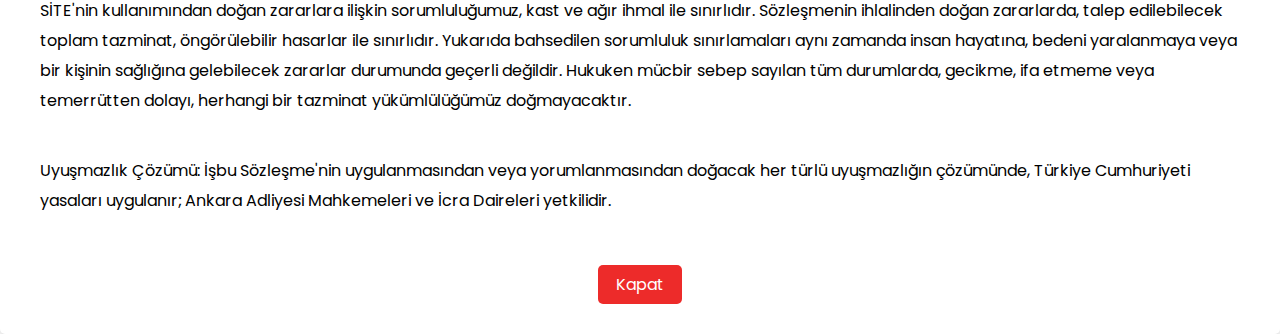
<file: terms-tr.html>
<!DOCTYPE html>
<html lang="en">
  <head>
    <meta charset="UTF-8" />
    <meta name="viewport" content="width=device-width, initial-scale=1.0" />
    <link rel="stylesheet" href="./style/main.css" />
    <title>Şartlar</title>
  </head>
  <body>
    <div class="container">
      <div class="modal-content privacy-content">
        <h2>Kullanım Koşulları</h2>

        <div class="wrapper">
          <p>Son güncellenme: 22/08/2023</p>
        </div>

        <div class="wrapper">
          <p>
            Sevgili ziyaretçimiz, lütfen Chat Koala web sitemizi ziyaret etmeden önce işbu kullanım koşulları sözleşmesini dikkatlice okuyunuz. Siteye erişiminiz tamamen bu sözleşmeyi kabulünüze ve bu
            sözleşme ile belirlenen şartlara uymanıza bağlıdır. Şayet bu sözleşmede yazan herhangi bir koşulu kabul etmiyorsanız, lütfen siteye erişiminizi sonlandırınız. Siteye erişiminizi
            sürdürdüğünüz takdirde, koşulsuz ve kısıtlamasız olarak, işbu sözleşme metninin tamamını kabul ettiğinizin, tarafımızca varsayılacağını lütfen unutmayınız.
          </p>
          <p>
            Chat Koala web sitesi Chat Koala tarafından yönetilmekte olup, bundan sonra SİTE olarak anılacaktır. İşbu siteye ilişkin Kullanım Koşulları, yayınlanmakla yürürlüğe girer. Değişiklik yapma
            hakkı, tek taraflı olarak SİTE'ye aittir ve SİTE üzerinden güncel olarak paylaşılacak olan bu değişiklikleri, tüm kullanıcılarımız baştan kabul etmiş sayılır.
          </p>
        </div>

        <h2>Gizlilik</h2>

        <div class="wrapper">
          <p>
            Gizlilik, ayrı bir sayfada, kişisel verilerinizin tarafımızca işlenmesinin esaslarını düzenlemek üzere mevcuttur. SİTE'yi kullandığınız takdirde, bu verilerin işlenmesinin gizlilik
            politikasına uygun olarak gerçekleştiğini kabul edersiniz.
          </p>
        </div>

        <h2>Hizmet Kapsamı</h2>

        <div class="wrapper">
          <p>
            Chat Koala olarak, sunacağımız hizmetlerin kapsamını ve niteliğini, yasalar çerçevesinde belirlemekte tamamen serbest olup; hizmetlere ilişkin yapacağımız değişiklikler, SİTE'de
            yayınlanmakla yürürlüğe girmiş sayılacaktır.
          </p>
        </div>

        <h2>Telif Hakları</h2>

        <div class="wrapper">
          <p>
            SİTE'de yayınlanan tüm metin, kod, grafikler, logolar, resimler, ses dosyaları ve kullanılan yazılımın sahibi (bundan böyle ve daha sonra "içerik" olarak anılacaktır) Chat Koala olup, tüm
            hakları saklıdır. Yazılı izin olmaksızın site içeriğinin çoğaltılması veya kopyalanması kesinlikle yasaktır.
          </p>
        </div>

        <h2 style="margin-bottom: 20px">Genel Hükümler</h2>

        <ol class="ordered_list" type="a">
          <li>
            Kullanıcıların tamamı, SİTE'yi yalnızca hukuka uygun ve şahsi amaçlarla kullanacaklarını ve üçüncü kişinin haklarına tecavüz teşkil edecek nitelikteki herhangi bir faaliyette
            bulunmayacağını taahhüt eder. SİTE dâhilinde yaptıkları işlem ve eylemlerindeki, hukuki ve cezai sorumlulukları kendilerine aittir. İşbu iş ve eylemler sebebiyle, üçüncü kişilerin
            uğradıkları veya uğrayabilecekleri zararlardan dolayı SİTE'nin doğrudan ve/veya dolaylı hiçbir sorumluluğu yoktur.
          </li>
          <li>
            SİTE'de mevcut bilgilerin doğruluk ve güncelliğini sağlamak için elimizden geleni yapmaktayız. Lakin gösterdiğimiz çabaya rağmen, bu bilgiler, fiili değişikliklerin gerisinde kalabilir,
            birtakım farklılıklar olabilir. Bu sebeple, site içerisinde yer alan bilgilerin doğruluğu ve güncelliği ile ilgili tarafımızca, açık veya zımni, herhangi bir garanti verilmemekte, hiçbir
            taahhütte bulunulmamaktadır.
          </li>
          <li>
            SİTE'de üçüncü şahıslar tarafından işletilen ve içerikleri tarafımızca bilinmeyen diğer web sitelerine, uygulamalara ve platformlara köprüler (hyperlink) bulunabilir. SİTE, işlevsellik
            yalnızca bu sitelere ulaşımı sağlamakta olup, içerikleri ile ilgili hiçbir sorumluluk kabul etmemekteyiz.
          </li>
          <li>
            SİTE'yi virüslerden temizlenmiş tutmak konusunda elimizden geleni yapsak da, virüslerin tamamen bulunmadığı garantisini vermemekteyiz. Bu nedenle veri indirirken, virüslere karşı gerekli
            önlemi almak, kullanıcıların sorumluluğundadır. Virüs vb. kötü amaçlı programlar, kodlar veya materyallerin sebep olabileceği zararlardan dolayı sorumluluk kabul etmemekteyiz.
          </li>
          <li>
            SİTE'de sunulan hizmetlerde, kusur veya hata olmayacağına ya da kesintisiz hizmet verileceğine dair garanti vermemekteyiz. SİTE'ye ve sitenin hizmetlerine veya herhangi bir bölümüne olan
            erişiminizi önceden bildirmeksizin herhangi bir zamanda sonlandırabiliriz.
          </li>
        </ol>

        <div class="wrapper">
          <p>Yukarıda sayılan haklarınızı kullanmak üzere <b>info@chatkoala.app</b> üzerinden bizimle iletişime geçebilirsiniz.</p>
        </div>

        <h2>Sorumluluğun Sınırlandırılması</h2>

        <div class="wrapper">
          <p>
            SİTE'nin kullanımından doğan zararlara ilişkin sorumluluğumuz, kast ve ağır ihmal ile sınırlıdır. Sözleşmenin ihlalinden doğan zararlarda, talep edilebilecek toplam tazminat, öngörülebilir
            hasarlar ile sınırlıdır. Yukarıda bahsedilen sorumluluk sınırlamaları aynı zamanda insan hayatına, bedeni yaralanmaya veya bir kişinin sağlığına gelebilecek zararlar durumunda geçerli
            değildir. Hukuken mücbir sebep sayılan tüm durumlarda, gecikme, ifa etmeme veya temerrütten dolayı, herhangi bir tazminat yükümlülüğümüz doğmayacaktır.
          </p>
        </div>

        <div class="wrapper">
          <p>
            Uyuşmazlık Çözümü: İşbu Sözleşme'nin uygulanmasından veya yorumlanmasından doğacak her türlü uyuşmazlığın çözümünde, Türkiye Cumhuriyeti yasaları uygulanır; Ankara Adliyesi Mahkemeleri ve
            İcra Daireleri yetkilidir.
          </p>
        </div>
        <div style="margin-top: 40px">
          <a href="./tr.html" class="back_btn">Kapat</a>
        </div>
      </div>
    </div>
  </body>
</html>
</file>
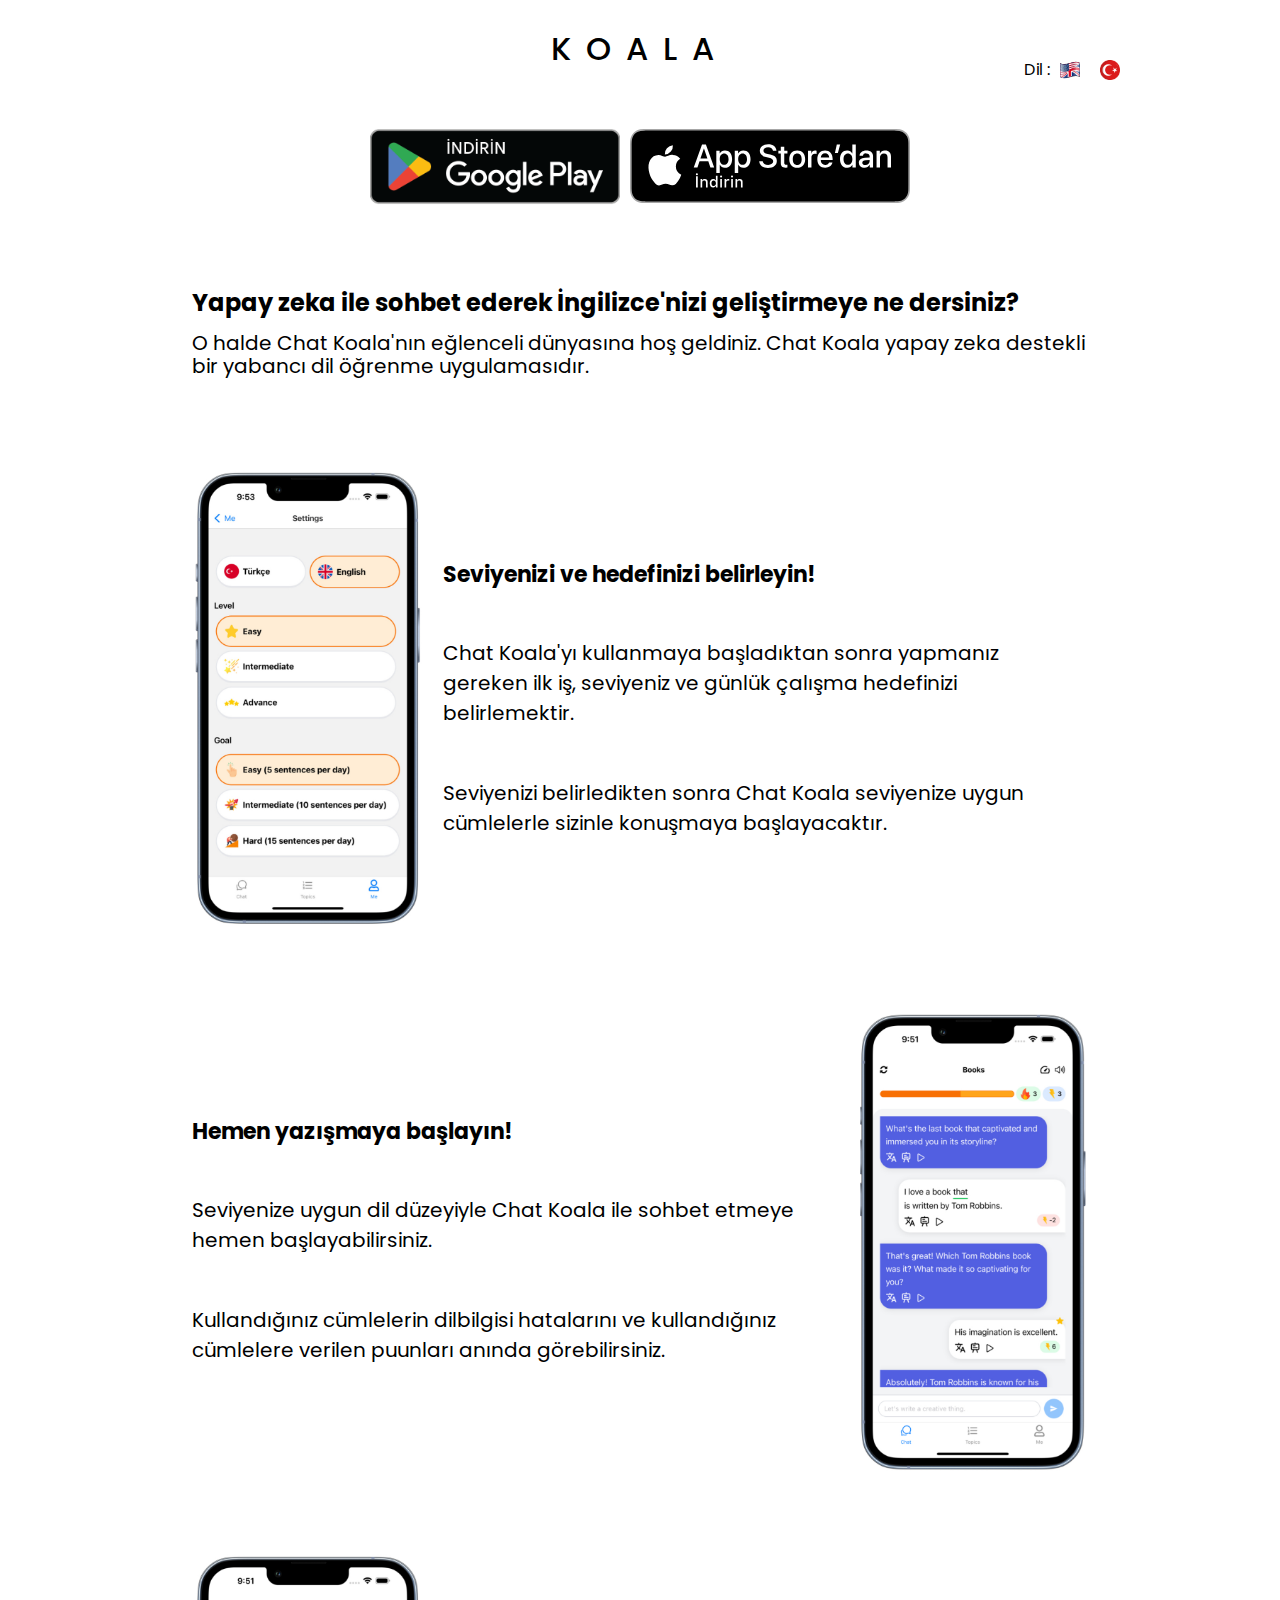
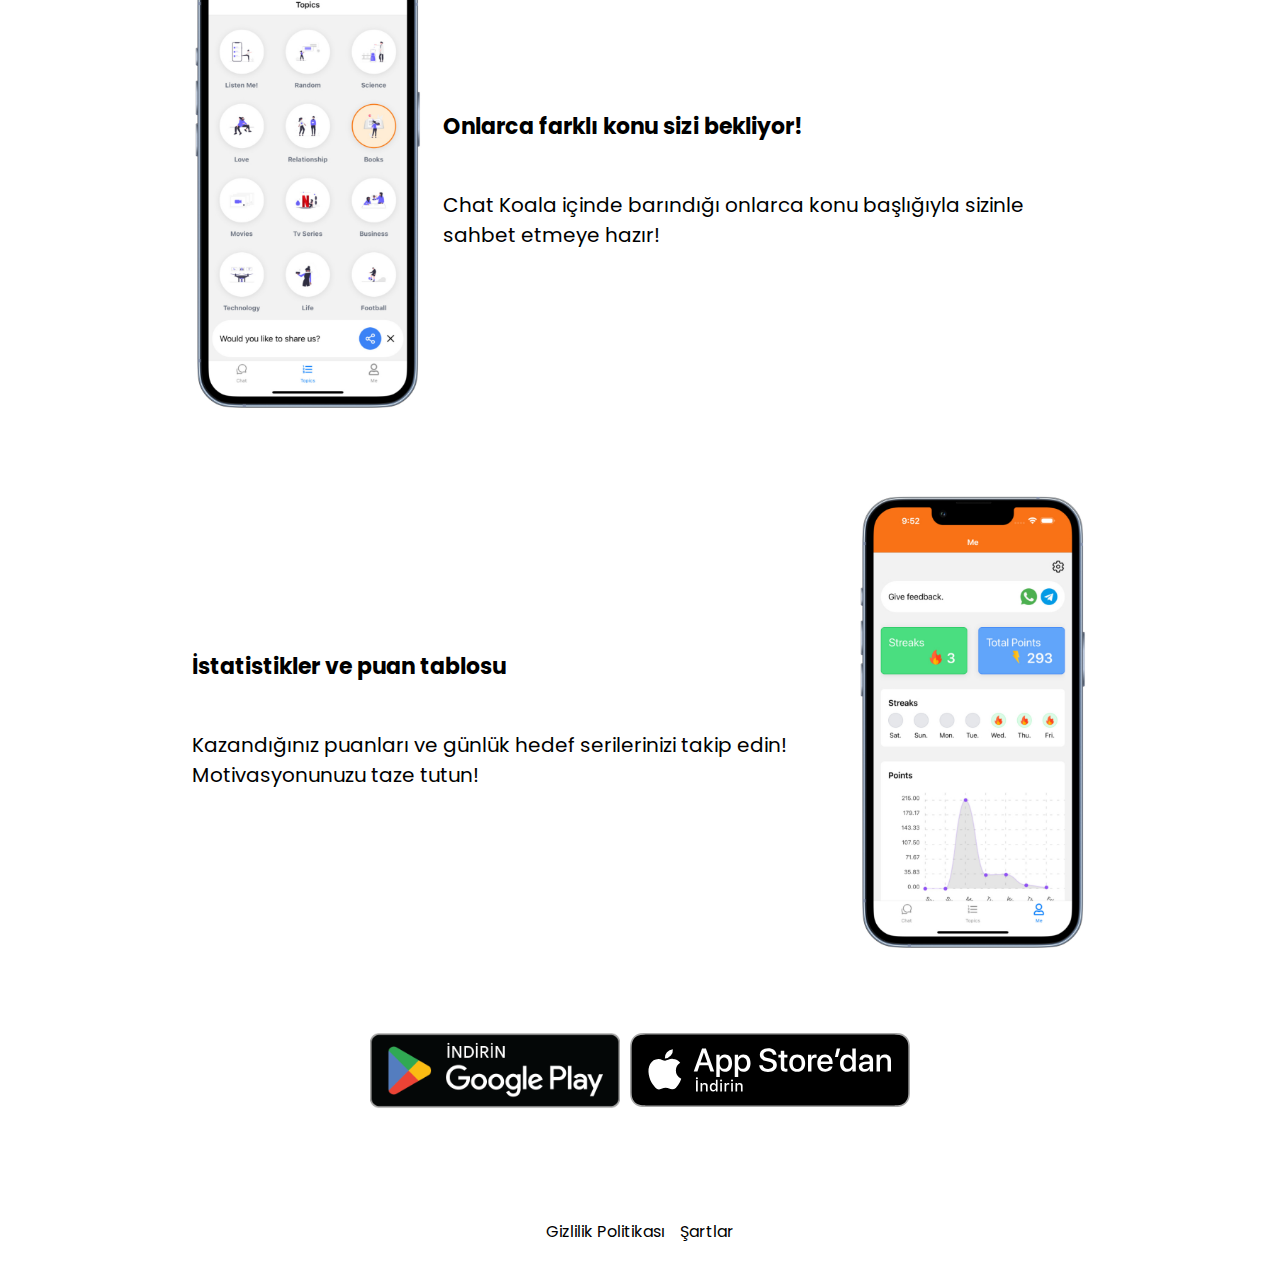
<file: tr.html>
<!DOCTYPE html>
<html lang="tr">
  <head>
    <meta charset="UTF-8" />
    <meta name="viewport" content="width=device-width, initial-scale=1.0" />
    <meta name="author" content="Can Küçükyılmaz" />
    <meta name="description" content="Yapay zeka ile sohbet ederek ingilizcenizi geliştirmek ister misiniz?" />
    <meta property="og:description" content="Yapay zeka ile sohbet ederek ingilizcenizi geliştirmek ister misiniz?" />
    <meta property="og:type" content="mobile.application" />
    <meta property="og:title" content="Chat Koala" />
    <meta property="og:url" content="https://www.chatkoala.app/" />
    <meta property="og:site_name" content="Chat Koala" />
    <link rel="icon" type="image/x-icon" href="../images/favicon.ico" />
    <link rel="stylesheet" href="../style/main.css" />
    <meta name="apple-itunes-app" content="app-id=6451344709" />
    <title>Chat Koala - Yapay zeka ile yazışarak dil öğrenme</title>
  </head>
  <body>
    <div class="open_app">
      <div class="app_banner">
        <button class="close_banner">✕</button>
        <div class="img_div">
          <img src="./images/koala.png" alt="Koala Logo" />
        </div>
        <div>
          <div>Chat Koala:</div>
          <div>İngilizce Pratik</div>
          <div class="text_gray">Sohbet Et & Öğren!</div>
        </div>
      </div>
      <a class="app_link" href="https://play.google.com/store/apps/details?id=com.koalaapp.koala&pli=1">Yükle</a>
    </div>
    <main>
      <header class="header">
        <div class="title">
          <a href="./index.html" class="title_link">KOALA</a>
        </div>
      </header>

      <div class="lang_wrapper">
        <div class="title">
          <div>Dil :</div>
        </div>
        <a href="./index.html" class="button">
          <img src="../images/en_flag.svg" alt="İngilizce dil seçeneği butonu" />
        </a>
        <a href="./tr.html" class="button">
          <img src="../images/turkey_flag.png" alt="Türkçe dil seçeneği butonu" />
        </a>
      </div>
      <div class="container">
        <div class="download_options">
          <a href="https://play.google.com/store/apps/details?id=com.koalaapp.koala" class="link google_play">
            <img src="../images/google-play-badge.png" alt="Google Play indir butonu" />
          </a>
          <a href="https://apps.apple.com/app/chat-koala-practice-english/id6451344709" class="link app_store">
            <img src="../images/store-badge.svg" alt="Apple Store indirme butonu" />
          </a>
        </div>
      </div>
      <section class="section">
        <div class="container">
          <div class="info_main_text">
            <h2>Yapay zeka ile sohbet ederek İngilizce'nizi geliştirmeye ne dersiniz?</h2>
            <p>O halde Chat Koala'nın eğlenceli dünyasına hoş geldiniz. Chat Koala yapay zeka destekli bir yabancı dil öğrenme uygulamasıdır.</p>
          </div>
          <div class="hero">
            <div class="hero_side">
              <div class="login_img">
                <div>
                  <img src="./images/english/settings.jpeg" alt="" />
                </div>
                <div class="info_text">
                  <h3>Seviyenizi ve hedefinizi belirleyin!</h3>
                  <p>Chat Koala'yı kullanmaya başladıktan sonra yapmanız gereken ilk iş, seviyeniz ve günlük çalışma hedefinizi belirlemektir.</p>
                  <p>Seviyenizi belirledikten sonra Chat Koala seviyenize uygun cümlelerle sizinle konuşmaya başlayacaktır.</p>
                </div>
              </div>

              <div class="home_img">
                <div class="info_text">
                  <h3>Hemen yazışmaya başlayın!</h3>
                  <p>Seviyenize uygun dil düzeyiyle Chat Koala ile sohbet etmeye hemen başlayabilirsiniz.</p>
                  <p>Kullandığınız cümlelerin dilbilgisi hatalarını ve kullandığınız cümlelere verilen puunları anında görebilirsiniz.</p>
                </div>
                <img src="./images/english/chat.jpeg" alt="" />
              </div>
              <div class="categories_img">
                <img src="../images/english/topics.jpeg" alt="" />
                <div class="info_text">
                  <h3>Onlarca farklı konu sizi bekliyor!</h3>
                  <p>Chat Koala içinde barındığı onlarca konu başlığıyla sizinle sahbet etmeye hazır!</p>
                </div>
              </div>
              <div class="chat_img">
                <div class="info_text">
                  <h3>İstatistikler ve puan tablosu</h3>
                  <p>Kazandığınız puanları ve günlük hedef serilerinizi takip edin! Motivasyonunuzu taze tutun!</p>
                </div>
                <img src="../images/english/stats.jpeg" alt="" />
              </div>
            </div>
          </div>
        </div>

        <div class="container">
          <div class="download_options">
            <a href="https://play.google.com/store/apps/details?id=com.koalaapp.koala" class="link google_play">
              <img src="../images/google-play-badge.png" alt="Google Play indir butonu" />
            </a>
            <a href="https://apps.apple.com/app/chat-koala-practice-english/id6451344709" class="link app_store">
              <img src="../images/store-badge.svg" alt="Apple Store indirme butonu" />
            </a>
          </div>
        </div>
      </section>
    </main>

    <div class="container">
      <footer class="footer">
        <div>
          <a href="./privacy-tr.html" id="privacy-link" value="privacy">Gizlilik Politikası</a>
        </div>
        <div>
          <a href="./terms-tr.html" id="terms-link" value="terms">Şartlar</a>
        </div>
      </footer>
    </div>

    <script src="../js/app.js"></script>
    <!-- Google tag (gtag.js) -->
    <script async src="https://www.googletagmanager.com/gtag/js?id=G-MC1BQ4TLXW"></script>
    <script>
      window.dataLayer = window.dataLayer || [];
      function gtag() {
        dataLayer.push(arguments);
      }
      gtag("js", new Date());

      gtag("config", "G-MC1BQ4TLXW");
    </script>
  </body>
</html>
</file>
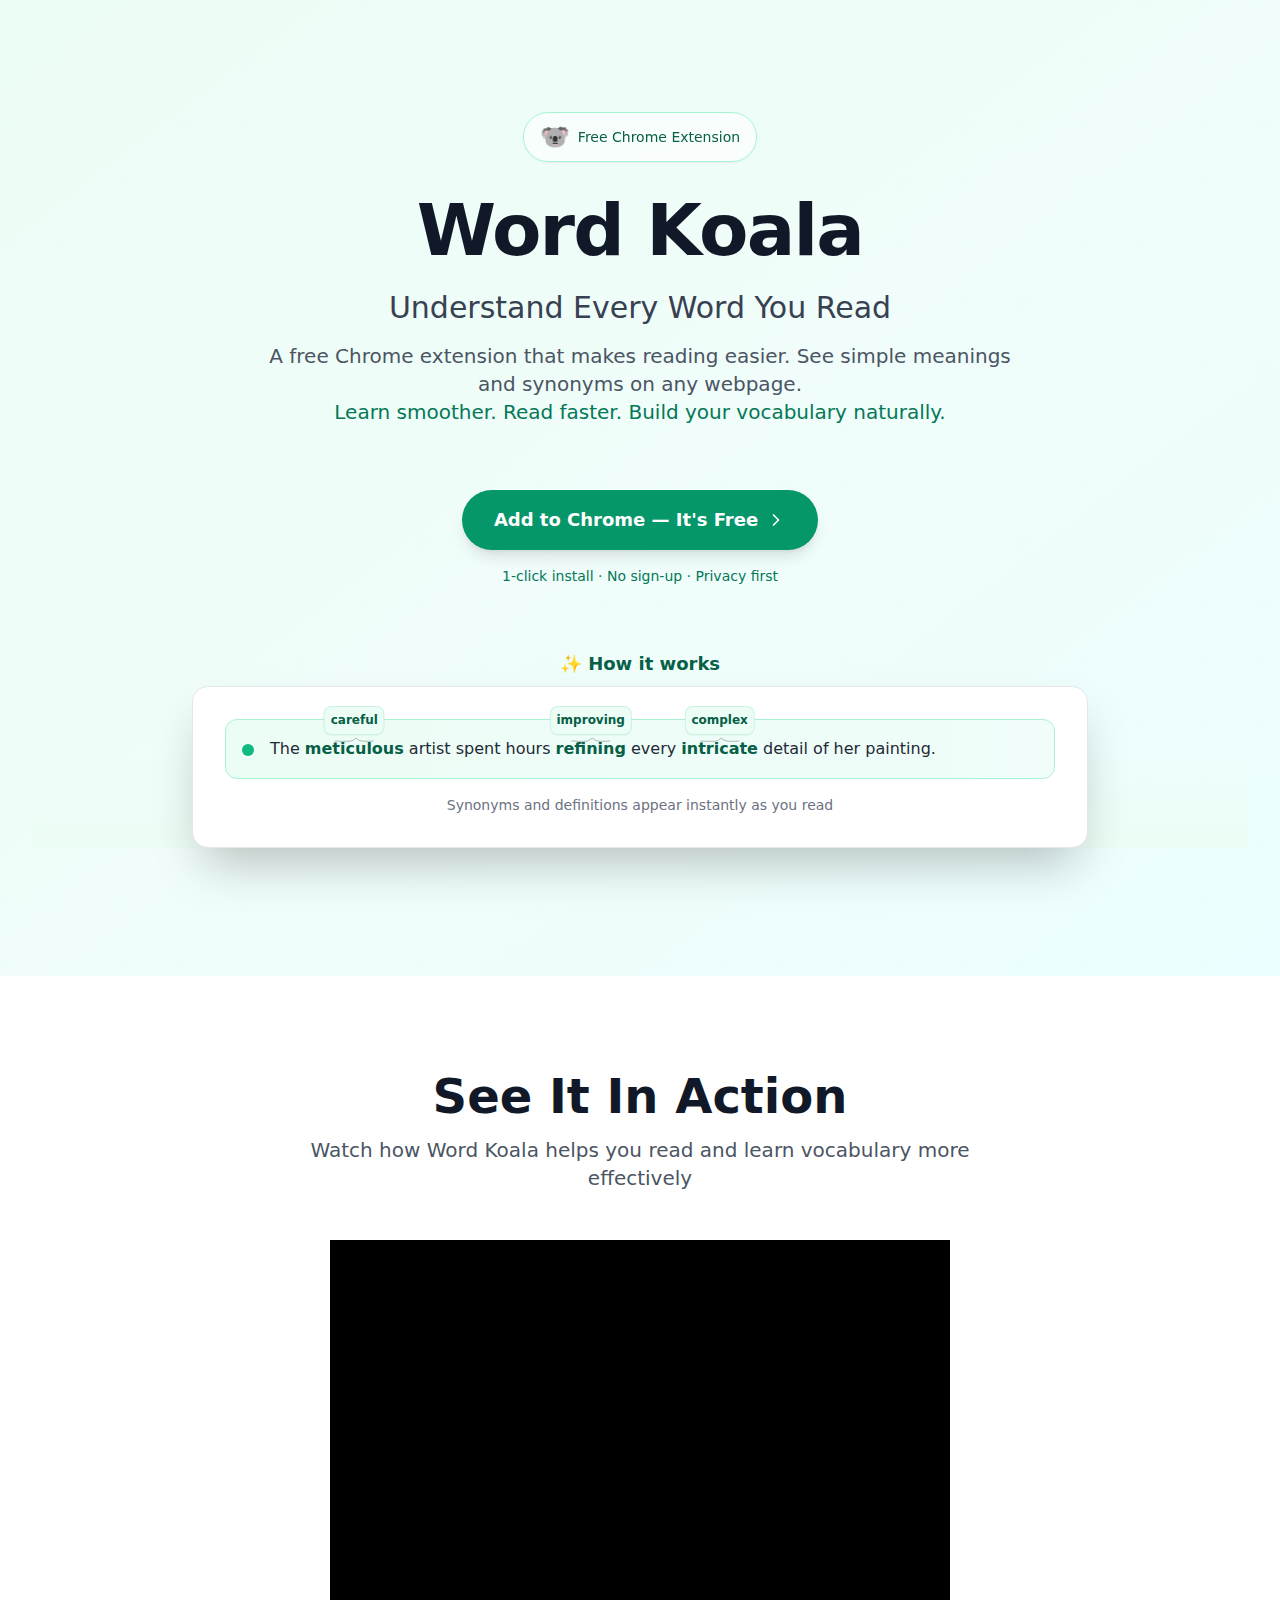
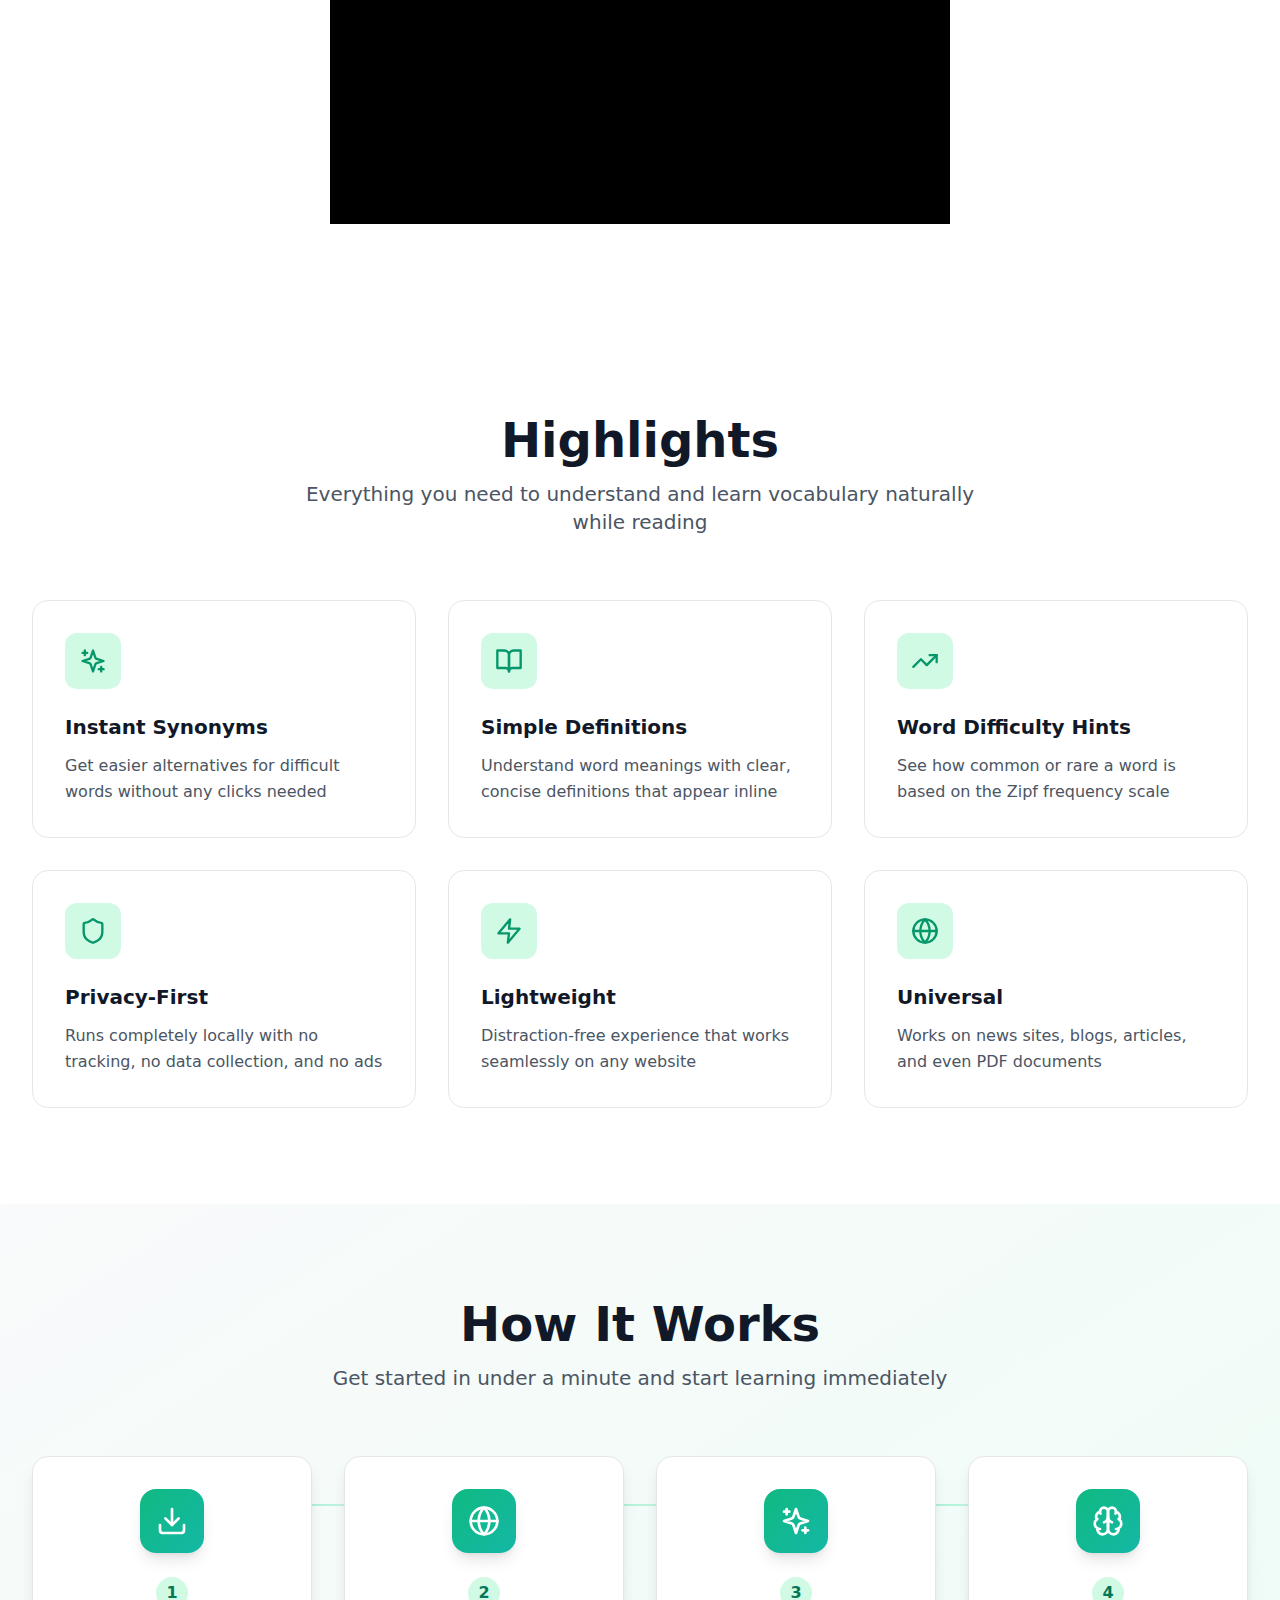
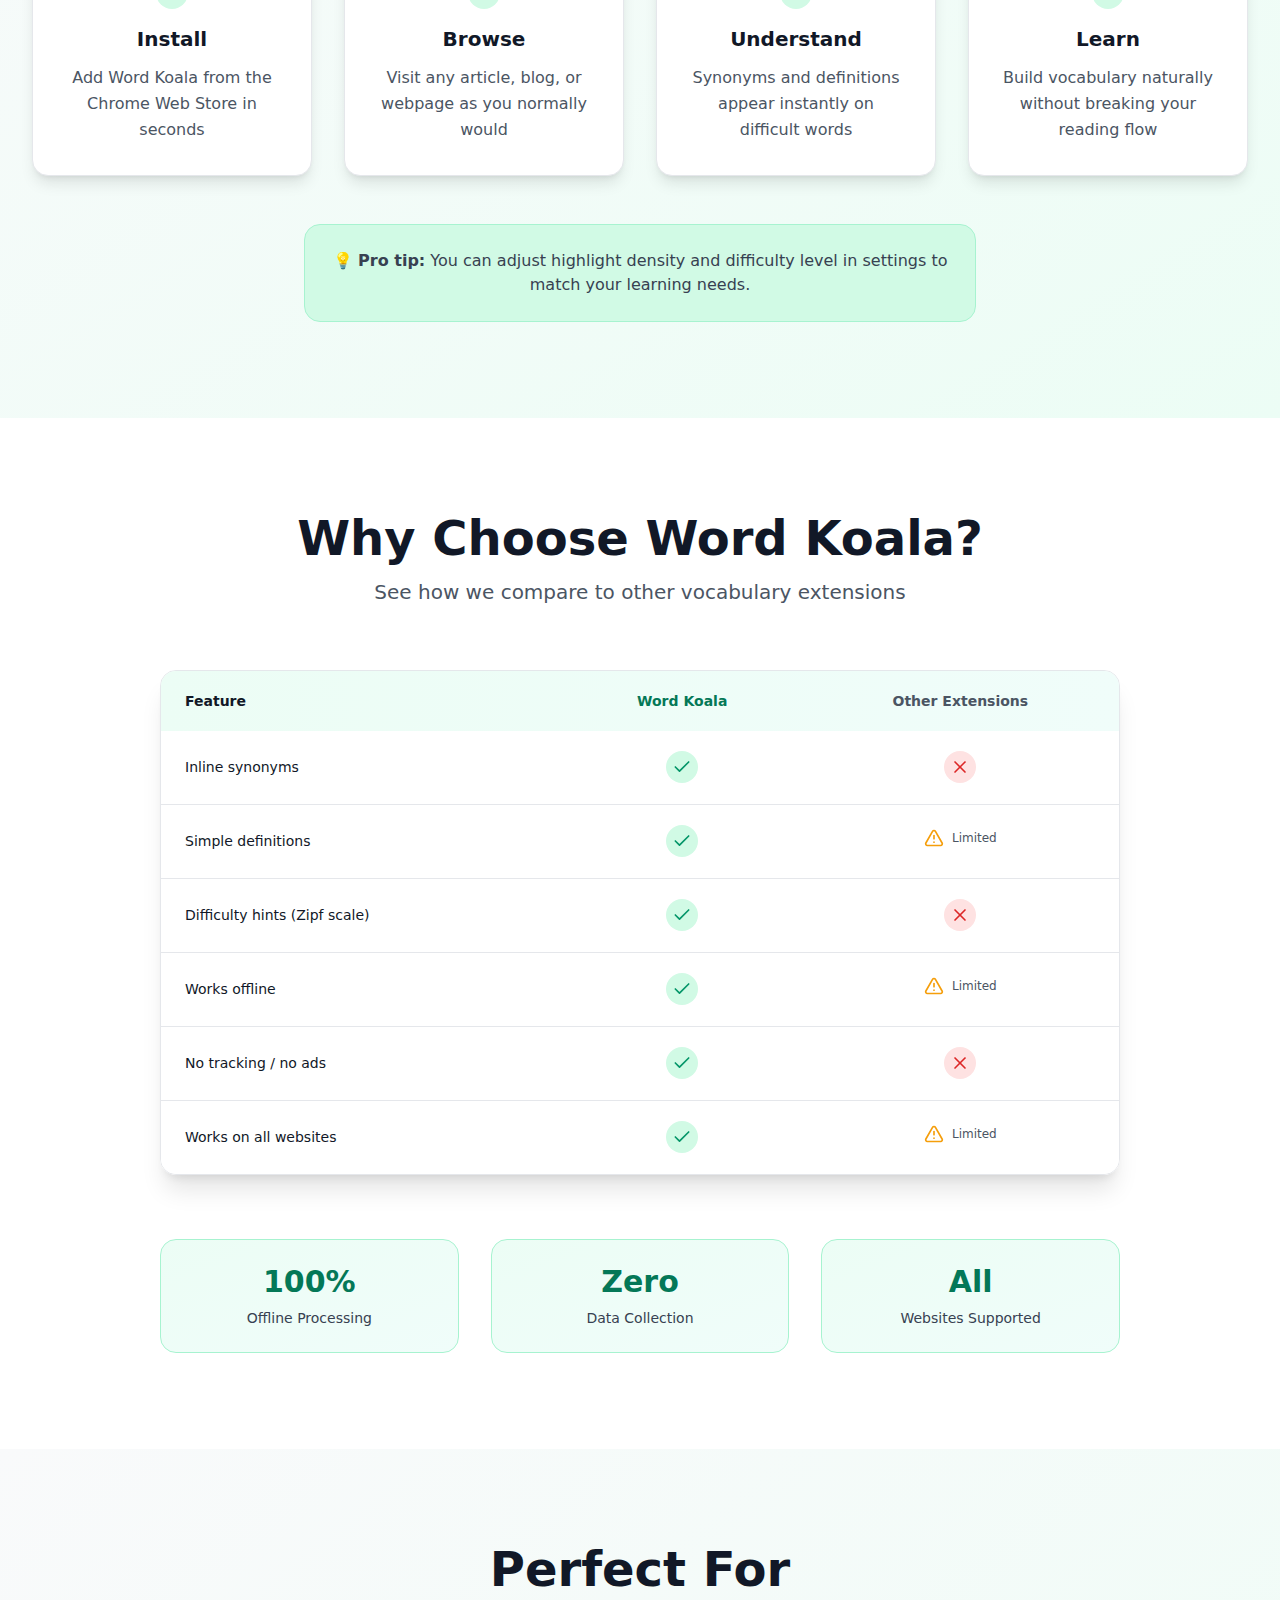
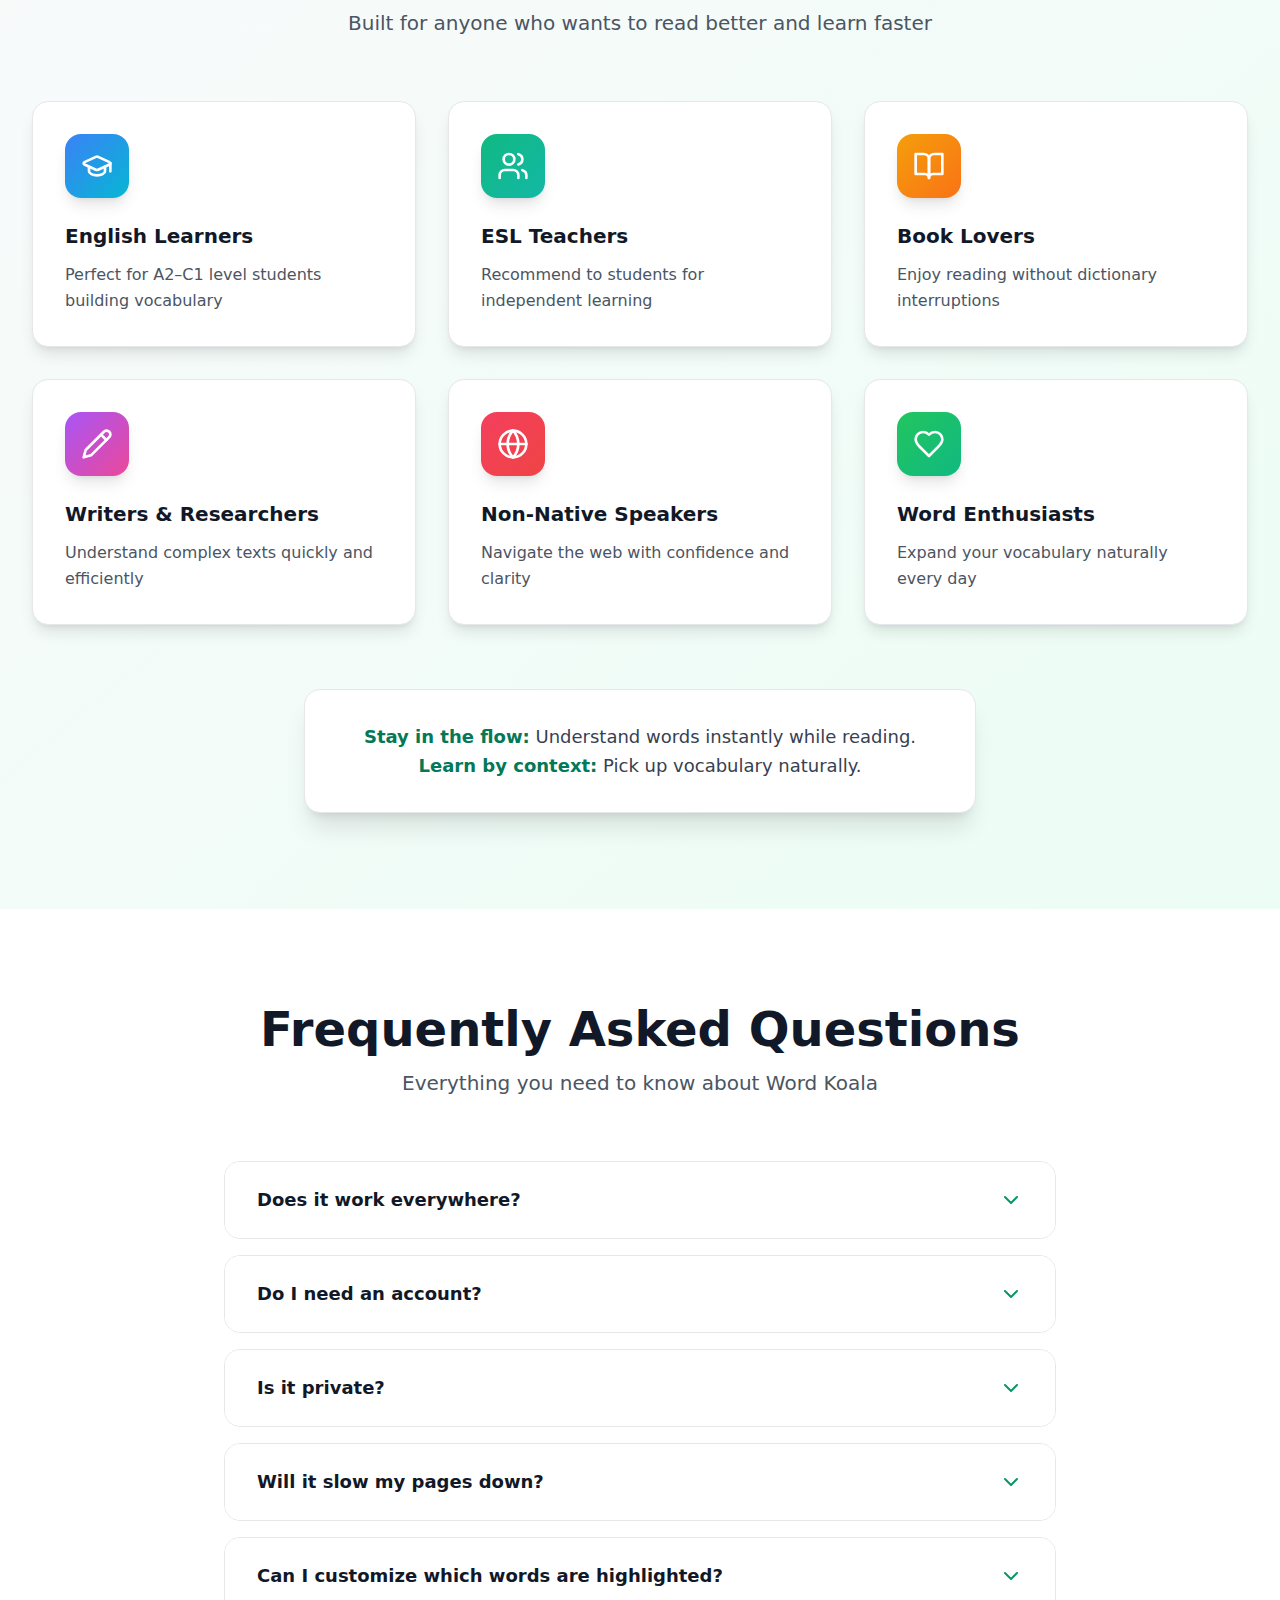
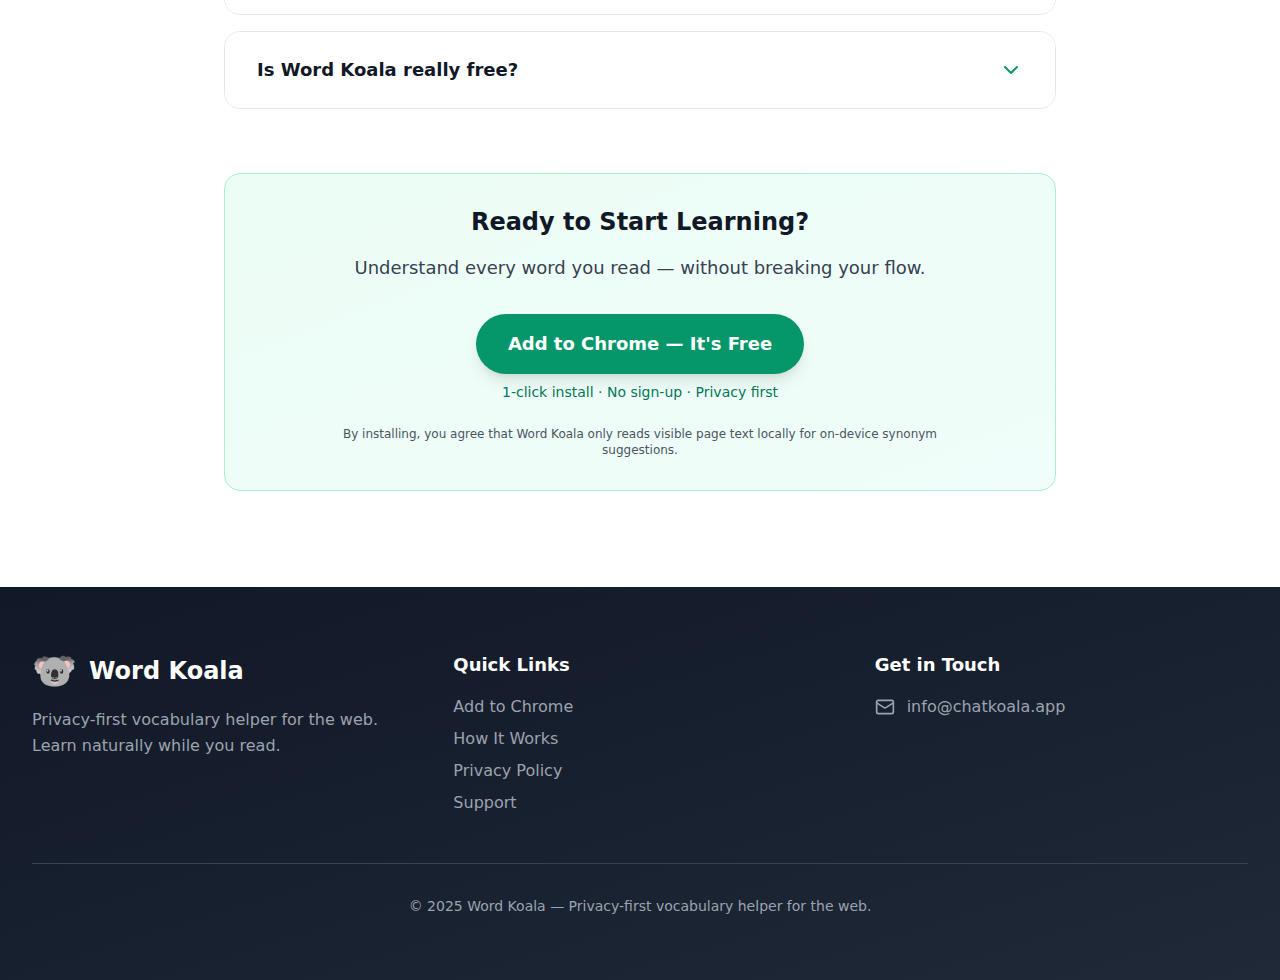
<file: word-koala.html>
<!DOCTYPE html>
<html lang="en">
  <head>
    <meta http-equiv="Content-Type" content="text/html; charset=UTF-8" />

    <meta name="viewport" content="width=device-width, initial-scale=1.0" />
    <title>Word Koala - Reading Assistant Extension</title>

    <link
      rel="stylesheet"
      crossorigin=""
      href="./word-koala_files/index-DOH8jT3j.css"
    />
    <script>
      const paragraphs = [
        {
          sentence:
            "The meticulous artist spent hours refining every intricate detail of her painting.",
          highlights: [
            {
              word: "meticulous",
              synonym: "careful",
            },
            {
              word: "refining",
              synonym: "improving",
            },
            {
              word: "intricate",
              synonym: "complex",
            },
          ],
        },
        {
          sentence:
            "The company announced a comprehensive plan to reduce emissions and enhance sustainability.",
          highlights: [
            {
              word: "comprehensive",
              synonym: "complete",
            },
            {
              word: "emissions",
              synonym: "pollution",
            },
          ],
        },
        {
          sentence:
            "The forest was serene, its tranquil atmosphere broken only by the melodious chirping of birds.",
          highlights: [
            {
              word: "serene",
              synonym: "peaceful",
            },
            {
              word: "tranquil",
              synonym: "calm",
            },
            {
              word: "melodious",
              synonym: "harmonious",
            },
          ],
        },
      ];
      // FAQ Accordion Functionality
      document.addEventListener("DOMContentLoaded", function () {
        const accordions = document.querySelectorAll(".faq-accordion");
        accordions.forEach(function (item) {
          const button = item.querySelector("button");
          const answer = item.querySelector(".faq-answer");
          button.addEventListener("click", function () {
            const expanded = button.getAttribute("aria-expanded") === "true";
            button.setAttribute("aria-expanded", !expanded);
            answer.style.maxHeight = expanded
              ? "0"
              : answer.scrollHeight + "px";
            answer.setAttribute("aria-hidden", expanded);
          });
        });

        // Floating CTA visibility only when hero section is in view
        const floatingCTA = document.getElementById("floating-cta");
        const heroSection = document.getElementById("hero");
        if (floatingCTA && heroSection) {
          const observer = new IntersectionObserver(
            ([entry]) => {
              if (!entry.isIntersecting) {
                floatingCTA.classList.remove(
                  "opacity-0",
                  "pointer-events-none",
                  "hidden"
                );
                floatingCTA.classList.add("opacity-100", "flex");
              } else {
                floatingCTA.classList.remove("opacity-100", "flex");
                floatingCTA.classList.add("opacity-0", "pointer-events-none", "hidden");
              }
            },
            { threshold: 0 }
          );
          observer.observe(heroSection);
        }
        // Highlight paragraph rotation (moved to head to ensure it runs reliably)
        function escapeRegExp(string) {
          return string.replace(/[.*+?^${}()|[\\]\\]/g, "\\$&");
        }

        function renderHighlighted(paragraph) {
          let html = paragraph.sentence;
          paragraph.highlights.forEach(function (h) {
            // global, case-insensitive replace; preserve original matched case
            const re = new RegExp("\\b" + escapeRegExp(h.word) + "\\b", "gi");
            html = html.replace(re, function (match) {
              // Use CSS classes; chips will animate via .syn-chip and .syn-chip.visible
              return `<span class="highlight-wrap">${match}<span class="syn-chip">${h.synonym}</span></span>`;
            });
          });
          return `<p class="text-left text-gray-800 leading-relaxed fade-paragraph">${html}</p>`;
        }

        (function () {
          const container = document.getElementById("highlight-paragraph");
          if (!container || !paragraphs || !paragraphs.length) return;
          // Ensure transition styles are applied
          container.style.transition =
            container.style.transition ||
            "opacity 360ms ease, transform 360ms ease";
          let idx = 0;
          function show() {
            // Fade out current content
            container.style.opacity = 0;
            container.style.transform = "translateY(6px)";
            // Wait for fade-out, then swap content and fade in
            setTimeout(() => {
              container.innerHTML = renderHighlighted(paragraphs[idx]);
              // small layout reset before animating in
              requestAnimationFrame(() => {
                container.style.opacity = 1;
                container.style.transform = "translateY(0)";
                // Stagger chip reveal
                const chips = container.querySelectorAll(".syn-chip");
                chips.forEach((c, i) => {
                  // ensure initial state
                  c.classList.remove("visible");
                  setTimeout(() => c.classList.add("visible"), 80 + i * 90);
                });
              });
              idx = (idx + 1) % paragraphs.length;
            }, 320);
          }
          // initialize with content visible
          container.style.opacity = 0;
          container.style.transform = "translateY(6px)";
          // small initial delay to let styles apply then show first
          setTimeout(() => show(), 50);
          setInterval(show, 5000);
        })();
      });
    </script>
  </head>
  <body>
    <div id="root">
      <a
        href="https://chromewebstore.google.com/detail/word-koala-instant-synony/ehagbcacfffjmacimilnnfhkfppngeji"
        target="_blank"
        rel="noopener noreferrer"
        class="fixed bottom-6 right-6 z-50 px-6 py-3 bg-emerald-600 text-white text-base font-semibold rounded-full shadow-lg hover:bg-emerald-700 transition-all duration-300 hidden items-center gap-2"
        style="
          box-shadow: 0 6px 24px 0 rgba(34, 197, 94, 0.15),
            0 2px 4px 0 rgba(34, 197, 94, 0.08);
        "
        aria-label="Add Word Koala to Chrome"
        id="floating-cta"
      >
        <span>Add to Chrome</span>
        <svg
          xmlns="http://www.w3.org/2000/svg"
          width="20"
          height="20"
          viewBox="0 0 24 24"
          fill="none"
          stroke="currentColor"
          stroke-width="2"
          stroke-linecap="round"
          stroke-linejoin="round"
          class="lucide lucide-chevron-right w-5 h-5"
        >
          <path d="m9 18 6-6-6-6"></path>
        </svg>
      </a>
      <div class="min-h-screen bg-white">
        <section
          class="relative overflow-hidden bg-gradient-to-br from-emerald-50 via-teal-50 to-cyan-50"
        >
          <div
            class="absolute inset-0 bg-[url(&#39;[data-uri]&#39;)] opacity-40"
          ></div>
          <div
            class="relative max-w-7xl mx-auto px-4 sm:px-6 lg:px-8 pt-20 pb-24 sm:pt-28 sm:pb-32"
          >
            <div class="text-center">
              <div
                class="inline-flex items-center gap-2 px-4 py-2 bg-white/60 backdrop-blur-sm rounded-full border border-emerald-200 mb-8 shadow-sm hover:shadow-md transition-shadow duration-300"
              >
                <span class="text-2xl">🐨</span
                ><span class="text-sm font-medium text-emerald-800"
                  >Free Chrome Extension</span
                >
              </div>
              <h1
                class="text-5xl sm:text-6xl lg:text-7xl font-bold text-gray-900 mb-6 tracking-tight"
              >
                Word Koala
              </h1>
              <p
                class="text-2xl sm:text-3xl font-light text-gray-700 mb-4 max-w-4xl mx-auto leading-relaxed"
              >
                Understand Every Word You Read
              </p>
              <p
                class="text-lg sm:text-xl text-gray-600 mb-12 max-w-3xl mx-auto leading-relaxed"
              >
                A free Chrome extension that makes reading easier. See simple
                meanings and synonyms on any webpage.<br /><span
                  class="font-medium text-emerald-700"
                  >Learn smoother. Read faster. Build your vocabulary
                  naturally.</span
                >
              </p>

              <div
                class="flex mt-16 flex-col gap-2 justify-center items-center"
              >
                <a
                  id="hero"
                  href="https://chromewebstore.google.com/detail/word-koala-instant-synony/ehagbcacfffjmacimilnnfhkfppngeji"
                  target="_blank"
                  rel="noopener noreferrer"
                  class="group inline-flex items-center gap-2 px-8 py-4 bg-emerald-600 text-white text-lg font-semibold rounded-full hover:bg-emerald-700 transition-all duration-300 shadow-lg hover:shadow-xl hover:scale-105"
                  ><span>Add to Chrome — It's Free</span
                  ><svg
                    xmlns="http://www.w3.org/2000/svg"
                    width="24"
                    height="24"
                    viewBox="0 0 24 24"
                    fill="none"
                    stroke="currentColor"
                    stroke-width="2"
                    stroke-linecap="round"
                    stroke-linejoin="round"
                    class="lucide lucide-chevron-right w-5 h-5 group-hover:translate-x-1 transition-transform duration-300"
                  >
                    <path d="m9 18 6-6-6-6"></path>
                  </svg>
                </a>
                <div
                  class="mt-2 text-sm text-emerald-700 text-center font-medium"
                >
                  1-click install · No sign-up · Privacy first
                </div>
              </div>
                            <div class="relative mt-16">
                <h3 class="text-lg font-semibold text-emerald-800 mb-2">
                  ✨ How it works
                </h3>

                <div
                  class="absolute inset-0 bg-gradient-to-t from-emerald-50 via-transparent to-transparent"
                ></div>
                <div
                  class="relative bg-white rounded-2xl shadow-2xl p-8 max-w-4xl mx-auto border border-gray-200"
                >
                  <div class="space-y-4">
                    <div
                      class="flex items-start gap-4 p-4 bg-gradient-to-r from-emerald-50 to-teal-50 rounded-xl border border-emerald-200"
                    >
                      <div
                        class="flex-shrink-0 w-3 h-3 bg-emerald-500 rounded-full mt-2"
                      ></div>
                      <div class="flex-1 justify-start">
                        <div
                          id="highlight-paragraph"
                          class="text-left text-gray-800 leading-relaxed"
                        ></div>
                      </div>
                    </div>
                    <p class="text-sm text-gray-500 text-center">
                      Synonyms and definitions appear instantly as you read
                    </p>
                  </div>
                </div>
              </div>
            </div>
            
          </div>
          
        </section>
        <section class="py-24">
          <div class="max-w-7xl mx-auto px-4 sm:px-6 lg:px-8 text-center">
            <h2 class="text-4xl sm:text-5xl font-bold text-gray-900 mb-4">
              See It In Action
            </h2>
            <p class="text-xl text-gray-600 max-w-2xl mx-auto">
              Watch how Word Koala helps you read and learn vocabulary more
              effectively
            </p>
            <div class="mt-12">
              <div style="position:relative;width:100%;max-width:620px;margin:0 auto;padding-bottom:48%;height:0;overflow:hidden;background:#000;">
                <iframe
                  src="https://www.youtube.com/embed/m4KCt-b3XvA?rel=0"
                  title="Word Koala demo"
                  style="position:absolute;top:0;left:0;width:100%;height:100%;border:0;"
                  allow="accelerometer; autoplay; clipboard-write; encrypted-media; gyroscope; picture-in-picture; web-share"
                  allowfullscreen
                ></iframe>
              </div>
            </div>
          </div>
        </section>
        <section class="py-24 bg-white">
          <div class="max-w-7xl mx-auto px-4 sm:px-6 lg:px-8">
            <div class="text-center mb-16">
              <h2 class="text-4xl sm:text-5xl font-bold text-gray-900 mb-4">
                Highlights
              </h2>
              <p class="text-xl text-gray-600 max-w-2xl mx-auto">
                Everything you need to understand and learn vocabulary naturally
                while reading
              </p>
            </div>
            <div class="grid md:grid-cols-2 lg:grid-cols-3 gap-8">
              <div
                class="group p-8 rounded-2xl border border-gray-200 hover:border-emerald-300 hover:shadow-xl transition-all duration-300 bg-white hover:bg-gradient-to-br hover:from-emerald-50 hover:to-teal-50"
              >
                <div
                  class="w-14 h-14 bg-emerald-100 rounded-xl flex items-center justify-center mb-6 group-hover:scale-110 group-hover:bg-emerald-200 transition-all duration-300"
                >
                  <svg
                    xmlns="http://www.w3.org/2000/svg"
                    width="24"
                    height="24"
                    viewBox="0 0 24 24"
                    fill="none"
                    stroke="currentColor"
                    stroke-width="2"
                    stroke-linecap="round"
                    stroke-linejoin="round"
                    class="lucide lucide-sparkles w-7 h-7 text-emerald-600"
                  >
                    <path
                      d="m12 3-1.912 5.813a2 2 0 0 1-1.275 1.275L3 12l5.813 1.912a2 2 0 0 1 1.275 1.275L12 21l1.912-5.813a2 2 0 0 1 1.275-1.275L21 12l-5.813-1.912a2 2 0 0 1-1.275-1.275L12 3Z"
                    ></path>
                    <path d="M5 3v4"></path>
                    <path d="M19 17v4"></path>
                    <path d="M3 5h4"></path>
                    <path d="M17 19h4"></path>
                  </svg>
                </div>
                <h3 class="text-xl font-semibold text-gray-900 mb-3">
                  Instant Synonyms
                </h3>
                <p class="text-gray-600 leading-relaxed">
                  Get easier alternatives for difficult words without any clicks
                  needed
                </p>
              </div>
              <div
                class="group p-8 rounded-2xl border border-gray-200 hover:border-emerald-300 hover:shadow-xl transition-all duration-300 bg-white hover:bg-gradient-to-br hover:from-emerald-50 hover:to-teal-50"
              >
                <div
                  class="w-14 h-14 bg-emerald-100 rounded-xl flex items-center justify-center mb-6 group-hover:scale-110 group-hover:bg-emerald-200 transition-all duration-300"
                >
                  <svg
                    xmlns="http://www.w3.org/2000/svg"
                    width="24"
                    height="24"
                    viewBox="0 0 24 24"
                    fill="none"
                    stroke="currentColor"
                    stroke-width="2"
                    stroke-linecap="round"
                    stroke-linejoin="round"
                    class="lucide lucide-book-open w-7 h-7 text-emerald-600"
                  >
                    <path d="M2 3h6a4 4 0 0 1 4 4v14a3 3 0 0 0-3-3H2z"></path>
                    <path d="M22 3h-6a4 4 0 0 0-4 4v14a3 3 0 0 1 3-3h7z"></path>
                  </svg>
                </div>
                <h3 class="text-xl font-semibold text-gray-900 mb-3">
                  Simple Definitions
                </h3>
                <p class="text-gray-600 leading-relaxed">
                  Understand word meanings with clear, concise definitions that
                  appear inline
                </p>
              </div>
              <div
                class="group p-8 rounded-2xl border border-gray-200 hover:border-emerald-300 hover:shadow-xl transition-all duration-300 bg-white hover:bg-gradient-to-br hover:from-emerald-50 hover:to-teal-50"
              >
                <div
                  class="w-14 h-14 bg-emerald-100 rounded-xl flex items-center justify-center mb-6 group-hover:scale-110 group-hover:bg-emerald-200 transition-all duration-300"
                >
                  <svg
                    xmlns="http://www.w3.org/2000/svg"
                    width="24"
                    height="24"
                    viewBox="0 0 24 24"
                    fill="none"
                    stroke="currentColor"
                    stroke-width="2"
                    stroke-linecap="round"
                    stroke-linejoin="round"
                    class="lucide lucide-trending-up w-7 h-7 text-emerald-600"
                  >
                    <polyline points="22 7 13.5 15.5 8.5 10.5 2 17"></polyline>
                    <polyline points="16 7 22 7 22 13"></polyline>
                  </svg>
                </div>
                <h3 class="text-xl font-semibold text-gray-900 mb-3">
                  Word Difficulty Hints
                </h3>
                <p class="text-gray-600 leading-relaxed">
                  See how common or rare a word is based on the Zipf frequency
                  scale
                </p>
              </div>
              <div
                class="group p-8 rounded-2xl border border-gray-200 hover:border-emerald-300 hover:shadow-xl transition-all duration-300 bg-white hover:bg-gradient-to-br hover:from-emerald-50 hover:to-teal-50"
              >
                <div
                  class="w-14 h-14 bg-emerald-100 rounded-xl flex items-center justify-center mb-6 group-hover:scale-110 group-hover:bg-emerald-200 transition-all duration-300"
                >
                  <svg
                    xmlns="http://www.w3.org/2000/svg"
                    width="24"
                    height="24"
                    viewBox="0 0 24 24"
                    fill="none"
                    stroke="currentColor"
                    stroke-width="2"
                    stroke-linecap="round"
                    stroke-linejoin="round"
                    class="lucide lucide-shield w-7 h-7 text-emerald-600"
                  >
                    <path
                      d="M20 13c0 5-3.5 7.5-7.66 8.95a1 1 0 0 1-.67-.01C7.5 20.5 4 18 4 13V6a1 1 0 0 1 1-1c2 0 4.5-1.2 6.24-2.72a1.17 1.17 0 0 1 1.52 0C14.51 3.81 17 5 19 5a1 1 0 0 1 1 1z"
                    ></path>
                  </svg>
                </div>
                <h3 class="text-xl font-semibold text-gray-900 mb-3">
                  Privacy-First
                </h3>
                <p class="text-gray-600 leading-relaxed">
                  Runs completely locally with no tracking, no data collection,
                  and no ads
                </p>
              </div>
              <div
                class="group p-8 rounded-2xl border border-gray-200 hover:border-emerald-300 hover:shadow-xl transition-all duration-300 bg-white hover:bg-gradient-to-br hover:from-emerald-50 hover:to-teal-50"
              >
                <div
                  class="w-14 h-14 bg-emerald-100 rounded-xl flex items-center justify-center mb-6 group-hover:scale-110 group-hover:bg-emerald-200 transition-all duration-300"
                >
                  <svg
                    xmlns="http://www.w3.org/2000/svg"
                    width="24"
                    height="24"
                    viewBox="0 0 24 24"
                    fill="none"
                    stroke="currentColor"
                    stroke-width="2"
                    stroke-linecap="round"
                    stroke-linejoin="round"
                    class="lucide lucide-zap w-7 h-7 text-emerald-600"
                  >
                    <polygon
                      points="13 2 3 14 12 14 11 22 21 10 12 10 13 2"
                    ></polygon>
                  </svg>
                </div>
                <h3 class="text-xl font-semibold text-gray-900 mb-3">
                  Lightweight
                </h3>
                <p class="text-gray-600 leading-relaxed">
                  Distraction-free experience that works seamlessly on any
                  website
                </p>
              </div>
              <div
                class="group p-8 rounded-2xl border border-gray-200 hover:border-emerald-300 hover:shadow-xl transition-all duration-300 bg-white hover:bg-gradient-to-br hover:from-emerald-50 hover:to-teal-50"
              >
                <div
                  class="w-14 h-14 bg-emerald-100 rounded-xl flex items-center justify-center mb-6 group-hover:scale-110 group-hover:bg-emerald-200 transition-all duration-300"
                >
                  <svg
                    xmlns="http://www.w3.org/2000/svg"
                    width="24"
                    height="24"
                    viewBox="0 0 24 24"
                    fill="none"
                    stroke="currentColor"
                    stroke-width="2"
                    stroke-linecap="round"
                    stroke-linejoin="round"
                    class="lucide lucide-globe w-7 h-7 text-emerald-600"
                  >
                    <circle cx="12" cy="12" r="10"></circle>
                    <path
                      d="M12 2a14.5 14.5 0 0 0 0 20 14.5 14.5 0 0 0 0-20"
                    ></path>
                    <path d="M2 12h20"></path>
                  </svg>
                </div>
                <h3 class="text-xl font-semibold text-gray-900 mb-3">
                  Universal
                </h3>
                <p class="text-gray-600 leading-relaxed">
                  Works on news sites, blogs, articles, and even PDF documents
                </p>
              </div>
            </div>
          </div>
        </section>
        <section
          class="py-24 bg-gradient-to-br from-gray-50 to-emerald-50"
          id="how"
        >
          <div class="max-w-7xl mx-auto px-4 sm:px-6 lg:px-8">
            <div class="text-center mb-16">
              <h2 class="text-4xl sm:text-5xl font-bold text-gray-900 mb-4">
                How It Works
              </h2>
              <p class="text-xl text-gray-600 max-w-2xl mx-auto">
                Get started in under a minute and start learning immediately
              </p>
            </div>
            <div class="grid md:grid-cols-2 lg:grid-cols-4 gap-8">
              <div class="relative">
                <div
                  class="hidden lg:block absolute top-12 left-full w-full h-0.5 bg-gradient-to-r from-emerald-300 to-transparent -translate-x-1/2 z-0"
                ></div>
                <div
                  class="relative bg-white p-8 rounded-2xl shadow-lg hover:shadow-xl transition-all duration-300 border border-gray-200 hover:border-emerald-300 h-full"
                >
                  <div class="flex flex-col items-center text-center">
                    <div
                      class="w-16 h-16 bg-gradient-to-br from-emerald-500 to-teal-500 rounded-2xl flex items-center justify-center mb-6 shadow-lg"
                    >
                      <svg
                        xmlns="http://www.w3.org/2000/svg"
                        width="24"
                        height="24"
                        viewBox="0 0 24 24"
                        fill="none"
                        stroke="currentColor"
                        stroke-width="2"
                        stroke-linecap="round"
                        stroke-linejoin="round"
                        class="lucide lucide-download w-8 h-8 text-white"
                      >
                        <path
                          d="M21 15v4a2 2 0 0 1-2 2H5a2 2 0 0 1-2-2v-4"
                        ></path>
                        <polyline points="7 10 12 15 17 10"></polyline>
                        <line x1="12" x2="12" y1="15" y2="3"></line>
                      </svg>
                    </div>
                    <div
                      class="w-8 h-8 bg-emerald-100 rounded-full flex items-center justify-center mb-4 text-emerald-700 font-bold"
                    >
                      1
                    </div>
                    <h3 class="text-xl font-semibold text-gray-900 mb-3">
                      Install
                    </h3>
                    <p class="text-gray-600 leading-relaxed">
                      Add Word Koala from the Chrome Web Store in seconds
                    </p>
                  </div>
                </div>
              </div>
              <div class="relative">
                <div
                  class="hidden lg:block absolute top-12 left-full w-full h-0.5 bg-gradient-to-r from-emerald-300 to-transparent -translate-x-1/2 z-0"
                ></div>
                <div
                  class="relative bg-white p-8 rounded-2xl shadow-lg hover:shadow-xl transition-all duration-300 border border-gray-200 hover:border-emerald-300 h-full"
                >
                  <div class="flex flex-col items-center text-center">
                    <div
                      class="w-16 h-16 bg-gradient-to-br from-emerald-500 to-teal-500 rounded-2xl flex items-center justify-center mb-6 shadow-lg"
                    >
                      <svg
                        xmlns="http://www.w3.org/2000/svg"
                        width="24"
                        height="24"
                        viewBox="0 0 24 24"
                        fill="none"
                        stroke="currentColor"
                        stroke-width="2"
                        stroke-linecap="round"
                        stroke-linejoin="round"
                        class="lucide lucide-globe w-8 h-8 text-white"
                      >
                        <circle cx="12" cy="12" r="10"></circle>
                        <path
                          d="M12 2a14.5 14.5 0 0 0 0 20 14.5 14.5 0 0 0 0-20"
                        ></path>
                        <path d="M2 12h20"></path>
                      </svg>
                    </div>
                    <div
                      class="w-8 h-8 bg-emerald-100 rounded-full flex items-center justify-center mb-4 text-emerald-700 font-bold"
                    >
                      2
                    </div>
                    <h3 class="text-xl font-semibold text-gray-900 mb-3">
                      Browse
                    </h3>
                    <p class="text-gray-600 leading-relaxed">
                      Visit any article, blog, or webpage as you normally would
                    </p>
                  </div>
                </div>
              </div>
              <div class="relative">
                <div
                  class="hidden lg:block absolute top-12 left-full w-full h-0.5 bg-gradient-to-r from-emerald-300 to-transparent -translate-x-1/2 z-0"
                ></div>
                <div
                  class="relative bg-white p-8 rounded-2xl shadow-lg hover:shadow-xl transition-all duration-300 border border-gray-200 hover:border-emerald-300 h-full"
                >
                  <div class="flex flex-col items-center text-center">
                    <div
                      class="w-16 h-16 bg-gradient-to-br from-emerald-500 to-teal-500 rounded-2xl flex items-center justify-center mb-6 shadow-lg"
                    >
                      <svg
                        xmlns="http://www.w3.org/2000/svg"
                        width="24"
                        height="24"
                        viewBox="0 0 24 24"
                        fill="none"
                        stroke="currentColor"
                        stroke-width="2"
                        stroke-linecap="round"
                        stroke-linejoin="round"
                        class="lucide lucide-sparkles w-8 h-8 text-white"
                      >
                        <path
                          d="m12 3-1.912 5.813a2 2 0 0 1-1.275 1.275L3 12l5.813 1.912a2 2 0 0 1 1.275 1.275L12 21l1.912-5.813a2 2 0 0 1 1.275-1.275L21 12l-5.813-1.912a2 2 0 0 1-1.275-1.275L12 3Z"
                        ></path>
                        <path d="M5 3v4"></path>
                        <path d="M19 17v4"></path>
                        <path d="M3 5h4"></path>
                        <path d="M17 19h4"></path>
                      </svg>
                    </div>
                    <div
                      class="w-8 h-8 bg-emerald-100 rounded-full flex items-center justify-center mb-4 text-emerald-700 font-bold"
                    >
                      3
                    </div>
                    <h3 class="text-xl font-semibold text-gray-900 mb-3">
                      Understand
                    </h3>
                    <p class="text-gray-600 leading-relaxed">
                      Synonyms and definitions appear instantly on difficult
                      words
                    </p>
                  </div>
                </div>
              </div>
              <div class="relative">
                <div
                  class="relative bg-white p-8 rounded-2xl shadow-lg hover:shadow-xl transition-all duration-300 border border-gray-200 hover:border-emerald-300 h-full"
                >
                  <div class="flex flex-col items-center text-center">
                    <div
                      class="w-16 h-16 bg-gradient-to-br from-emerald-500 to-teal-500 rounded-2xl flex items-center justify-center mb-6 shadow-lg"
                    >
                      <svg
                        xmlns="http://www.w3.org/2000/svg"
                        width="24"
                        height="24"
                        viewBox="0 0 24 24"
                        fill="none"
                        stroke="currentColor"
                        stroke-width="2"
                        stroke-linecap="round"
                        stroke-linejoin="round"
                        class="lucide lucide-brain w-8 h-8 text-white"
                      >
                        <path
                          d="M12 5a3 3 0 1 0-5.997.125 4 4 0 0 0-2.526 5.77 4 4 0 0 0 .556 6.588A4 4 0 1 0 12 18Z"
                        ></path>
                        <path
                          d="M12 5a3 3 0 1 1 5.997.125 4 4 0 0 1 2.526 5.77 4 4 0 0 1-.556 6.588A4 4 0 1 1 12 18Z"
                        ></path>
                        <path
                          d="M15 13a4.5 4.5 0 0 1-3-4 4.5 4.5 0 0 1-3 4"
                        ></path>
                        <path d="M17.599 6.5a3 3 0 0 0 .399-1.375"></path>
                        <path d="M6.003 5.125A3 3 0 0 0 6.401 6.5"></path>
                        <path d="M3.477 10.896a4 4 0 0 1 .585-.396"></path>
                        <path d="M19.938 10.5a4 4 0 0 1 .585.396"></path>
                        <path d="M6 18a4 4 0 0 1-1.967-.516"></path>
                        <path d="M19.967 17.484A4 4 0 0 1 18 18"></path>
                      </svg>
                    </div>
                    <div
                      class="w-8 h-8 bg-emerald-100 rounded-full flex items-center justify-center mb-4 text-emerald-700 font-bold"
                    >
                      4
                    </div>
                    <h3 class="text-xl font-semibold text-gray-900 mb-3">
                      Learn
                    </h3>
                    <p class="text-gray-600 leading-relaxed">
                      Build vocabulary naturally without breaking your reading
                      flow
                    </p>
                  </div>
                </div>
              </div>
            </div>
            <div
              class="mt-12 p-6 bg-emerald-100 rounded-2xl border border-emerald-200 max-w-2xl mx-auto"
            >
              <p class="text-center text-gray-700">
                <span class="font-semibold">💡 Pro tip:</span> You can adjust
                highlight density and difficulty level in settings to match your
                learning needs.
              </p>
            </div>
          </div>
        </section>
        <section class="py-24 bg-white">
          <div class="max-w-5xl mx-auto px-4 sm:px-6 lg:px-8">
            <div class="text-center mb-16">
              <h2 class="text-4xl sm:text-5xl font-bold text-gray-900 mb-4">
                Why Choose Word Koala?
              </h2>
              <p class="text-xl text-gray-600 max-w-2xl mx-auto">
                See how we compare to other vocabulary extensions
              </p>
            </div>
            <div
              class="overflow-hidden rounded-2xl border border-gray-200 shadow-xl"
            >
              <div class="overflow-x-auto">
                <table class="w-full">
                  <thead>
                    <tr class="bg-gradient-to-r from-emerald-50 to-teal-50">
                      <th
                        class="px-6 py-5 text-left text-sm font-semibold text-gray-900"
                      >
                        Feature
                      </th>
                      <th
                        class="px-6 py-5 text-center text-sm font-semibold text-emerald-700"
                      >
                        Word Koala
                      </th>
                      <th
                        class="px-6 py-5 text-center text-sm font-semibold text-gray-600"
                      >
                        Other Extensions
                      </th>
                    </tr>
                  </thead>
                  <tbody class="divide-y divide-gray-200 bg-white">
                    <tr class="hover:bg-gray-50 transition-colors duration-150">
                      <td class="px-6 py-5 text-sm text-gray-900 font-medium">
                        Inline synonyms
                      </td>
                      <td class="px-6 py-5 text-center">
                        <div
                          class="inline-flex items-center justify-center w-8 h-8 bg-emerald-100 rounded-full"
                        >
                          <svg
                            xmlns="http://www.w3.org/2000/svg"
                            width="24"
                            height="24"
                            viewBox="0 0 24 24"
                            fill="none"
                            stroke="currentColor"
                            stroke-width="2"
                            stroke-linecap="round"
                            stroke-linejoin="round"
                            class="lucide lucide-check w-5 h-5 text-emerald-600"
                          >
                            <path d="M20 6 9 17l-5-5"></path>
                          </svg>
                        </div>
                      </td>
                      <td class="px-6 py-5 text-center">
                        <div
                          class="inline-flex items-center justify-center w-8 h-8 bg-red-100 rounded-full"
                        >
                          <svg
                            xmlns="http://www.w3.org/2000/svg"
                            width="24"
                            height="24"
                            viewBox="0 0 24 24"
                            fill="none"
                            stroke="currentColor"
                            stroke-width="2"
                            stroke-linecap="round"
                            stroke-linejoin="round"
                            class="lucide lucide-x w-5 h-5 text-red-600"
                          >
                            <path d="M18 6 6 18"></path>
                            <path d="m6 6 12 12"></path>
                          </svg>
                        </div>
                      </td>
                    </tr>
                    <tr class="hover:bg-gray-50 transition-colors duration-150">
                      <td class="px-6 py-5 text-sm text-gray-900 font-medium">
                        Simple definitions
                      </td>
                      <td class="px-6 py-5 text-center">
                        <div
                          class="inline-flex items-center justify-center w-8 h-8 bg-emerald-100 rounded-full"
                        >
                          <svg
                            xmlns="http://www.w3.org/2000/svg"
                            width="24"
                            height="24"
                            viewBox="0 0 24 24"
                            fill="none"
                            stroke="currentColor"
                            stroke-width="2"
                            stroke-linecap="round"
                            stroke-linejoin="round"
                            class="lucide lucide-check w-5 h-5 text-emerald-600"
                          >
                            <path d="M20 6 9 17l-5-5"></path>
                          </svg>
                        </div>
                      </td>
                      <td class="px-6 py-5 text-center">
                        <div class="inline-flex items-center justify-center">
                          <svg
                            xmlns="http://www.w3.org/2000/svg"
                            width="24"
                            height="24"
                            viewBox="0 0 24 24"
                            fill="none"
                            stroke="currentColor"
                            stroke-width="2"
                            stroke-linecap="round"
                            stroke-linejoin="round"
                            class="lucide lucide-alert-triangle w-5 h-5 text-amber-500"
                          >
                            <path
                              d="m21.73 18-8-14a2 2 0 0 0-3.48 0l-8 14A2 2 0 0 0 4 21h16a2 2 0 0 0 1.73-3Z"
                            ></path>
                            <path d="M12 9v4"></path>
                            <path d="M12 17h.01"></path>
                          </svg>
                          <span class="ml-2 text-xs text-gray-600"
                            >Limited</span
                          >
                        </div>
                      </td>
                    </tr>
                    <tr class="hover:bg-gray-50 transition-colors duration-150">
                      <td class="px-6 py-5 text-sm text-gray-900 font-medium">
                        Difficulty hints (Zipf scale)
                      </td>
                      <td class="px-6 py-5 text-center">
                        <div
                          class="inline-flex items-center justify-center w-8 h-8 bg-emerald-100 rounded-full"
                        >
                          <svg
                            xmlns="http://www.w3.org/2000/svg"
                            width="24"
                            height="24"
                            viewBox="0 0 24 24"
                            fill="none"
                            stroke="currentColor"
                            stroke-width="2"
                            stroke-linecap="round"
                            stroke-linejoin="round"
                            class="lucide lucide-check w-5 h-5 text-emerald-600"
                          >
                            <path d="M20 6 9 17l-5-5"></path>
                          </svg>
                        </div>
                      </td>
                      <td class="px-6 py-5 text-center">
                        <div
                          class="inline-flex items-center justify-center w-8 h-8 bg-red-100 rounded-full"
                        >
                          <svg
                            xmlns="http://www.w3.org/2000/svg"
                            width="24"
                            height="24"
                            viewBox="0 0 24 24"
                            fill="none"
                            stroke="currentColor"
                            stroke-width="2"
                            stroke-linecap="round"
                            stroke-linejoin="round"
                            class="lucide lucide-x w-5 h-5 text-red-600"
                          >
                            <path d="M18 6 6 18"></path>
                            <path d="m6 6 12 12"></path>
                          </svg>
                        </div>
                      </td>
                    </tr>
                    <tr class="hover:bg-gray-50 transition-colors duration-150">
                      <td class="px-6 py-5 text-sm text-gray-900 font-medium">
                        Works offline
                      </td>
                      <td class="px-6 py-5 text-center">
                        <div
                          class="inline-flex items-center justify-center w-8 h-8 bg-emerald-100 rounded-full"
                        >
                          <svg
                            xmlns="http://www.w3.org/2000/svg"
                            width="24"
                            height="24"
                            viewBox="0 0 24 24"
                            fill="none"
                            stroke="currentColor"
                            stroke-width="2"
                            stroke-linecap="round"
                            stroke-linejoin="round"
                            class="lucide lucide-check w-5 h-5 text-emerald-600"
                          >
                            <path d="M20 6 9 17l-5-5"></path>
                          </svg>
                        </div>
                      </td>
                      <td class="px-6 py-5 text-center">
                        <div class="inline-flex items-center justify-center">
                          <svg
                            xmlns="http://www.w3.org/2000/svg"
                            width="24"
                            height="24"
                            viewBox="0 0 24 24"
                            fill="none"
                            stroke="currentColor"
                            stroke-width="2"
                            stroke-linecap="round"
                            stroke-linejoin="round"
                            class="lucide lucide-alert-triangle w-5 h-5 text-amber-500"
                          >
                            <path
                              d="m21.73 18-8-14a2 2 0 0 0-3.48 0l-8 14A2 2 0 0 0 4 21h16a2 2 0 0 0 1.73-3Z"
                            ></path>
                            <path d="M12 9v4"></path>
                            <path d="M12 17h.01"></path>
                          </svg>
                          <span class="ml-2 text-xs text-gray-600"
                            >Limited</span
                          >
                        </div>
                      </td>
                    </tr>
                    <tr class="hover:bg-gray-50 transition-colors duration-150">
                      <td class="px-6 py-5 text-sm text-gray-900 font-medium">
                        No tracking / no ads
                      </td>
                      <td class="px-6 py-5 text-center">
                        <div
                          class="inline-flex items-center justify-center w-8 h-8 bg-emerald-100 rounded-full"
                        >
                          <svg
                            xmlns="http://www.w3.org/2000/svg"
                            width="24"
                            height="24"
                            viewBox="0 0 24 24"
                            fill="none"
                            stroke="currentColor"
                            stroke-width="2"
                            stroke-linecap="round"
                            stroke-linejoin="round"
                            class="lucide lucide-check w-5 h-5 text-emerald-600"
                          >
                            <path d="M20 6 9 17l-5-5"></path>
                          </svg>
                        </div>
                      </td>
                      <td class="px-6 py-5 text-center">
                        <div
                          class="inline-flex items-center justify-center w-8 h-8 bg-red-100 rounded-full"
                        >
                          <svg
                            xmlns="http://www.w3.org/2000/svg"
                            width="24"
                            height="24"
                            viewBox="0 0 24 24"
                            fill="none"
                            stroke="currentColor"
                            stroke-width="2"
                            stroke-linecap="round"
                            stroke-linejoin="round"
                            class="lucide lucide-x w-5 h-5 text-red-600"
                          >
                            <path d="M18 6 6 18"></path>
                            <path d="m6 6 12 12"></path>
                          </svg>
                        </div>
                      </td>
                    </tr>
                    <tr class="hover:bg-gray-50 transition-colors duration-150">
                      <td class="px-6 py-5 text-sm text-gray-900 font-medium">
                        Works on all websites
                      </td>
                      <td class="px-6 py-5 text-center">
                        <div
                          class="inline-flex items-center justify-center w-8 h-8 bg-emerald-100 rounded-full"
                        >
                          <svg
                            xmlns="http://www.w3.org/2000/svg"
                            width="24"
                            height="24"
                            viewBox="0 0 24 24"
                            fill="none"
                            stroke="currentColor"
                            stroke-width="2"
                            stroke-linecap="round"
                            stroke-linejoin="round"
                            class="lucide lucide-check w-5 h-5 text-emerald-600"
                          >
                            <path d="M20 6 9 17l-5-5"></path>
                          </svg>
                        </div>
                      </td>
                      <td class="px-6 py-5 text-center">
                        <div class="inline-flex items-center justify-center">
                          <svg
                            xmlns="http://www.w3.org/2000/svg"
                            width="24"
                            height="24"
                            viewBox="0 0 24 24"
                            fill="none"
                            stroke="currentColor"
                            stroke-width="2"
                            stroke-linecap="round"
                            stroke-linejoin="round"
                            class="lucide lucide-alert-triangle w-5 h-5 text-amber-500"
                          >
                            <path
                              d="m21.73 18-8-14a2 2 0 0 0-3.48 0l-8 14A2 2 0 0 0 4 21h16a2 2 0 0 0 1.73-3Z"
                            ></path>
                            <path d="M12 9v4"></path>
                            <path d="M12 17h.01"></path>
                          </svg>
                          <span class="ml-2 text-xs text-gray-600"
                            >Limited</span
                          >
                        </div>
                      </td>
                    </tr>
                  </tbody>
                </table>
              </div>
            </div>
            <div class="mt-16 grid md:grid-cols-3 gap-8">
              <div
                class="text-center p-6 bg-gradient-to-br from-emerald-50 to-teal-50 rounded-2xl border border-emerald-200"
              >
                <div class="text-3xl font-bold text-emerald-700 mb-2">100%</div>
                <div class="text-sm text-gray-700 font-medium">
                  Offline Processing
                </div>
              </div>
              <div
                class="text-center p-6 bg-gradient-to-br from-emerald-50 to-teal-50 rounded-2xl border border-emerald-200"
              >
                <div class="text-3xl font-bold text-emerald-700 mb-2">Zero</div>
                <div class="text-sm text-gray-700 font-medium">
                  Data Collection
                </div>
              </div>
              <div
                class="text-center p-6 bg-gradient-to-br from-emerald-50 to-teal-50 rounded-2xl border border-emerald-200"
              >
                <div class="text-3xl font-bold text-emerald-700 mb-2">All</div>
                <div class="text-sm text-gray-700 font-medium">
                  Websites Supported
                </div>
              </div>
            </div>
          </div>
        </section>
        <section class="py-24 bg-gradient-to-br from-gray-50 to-emerald-50">
          <div class="max-w-7xl mx-auto px-4 sm:px-6 lg:px-8">
            <div class="text-center mb-16">
              <h2 class="text-4xl sm:text-5xl font-bold text-gray-900 mb-4">
                Perfect For
              </h2>
              <p class="text-xl text-gray-600 max-w-2xl mx-auto">
                Built for anyone who wants to read better and learn faster
              </p>
            </div>
            <div class="grid md:grid-cols-2 lg:grid-cols-3 gap-8">
              <div
                class="group relative bg-white p-8 rounded-2xl shadow-lg hover:shadow-2xl transition-all duration-300 border border-gray-200 hover:border-transparent overflow-hidden"
              >
                <div
                  class="absolute inset-0 bg-gradient-to-br opacity-0 group-hover:opacity-5 transition-opacity duration-300 from-emerald-500 to-teal-500"
                ></div>
                <div class="relative">
                  <div
                    class="w-16 h-16 bg-gradient-to-br from-blue-500 to-cyan-500 rounded-2xl flex items-center justify-center mb-6 group-hover:scale-110 transition-transform duration-300 shadow-lg"
                  >
                    <svg
                      xmlns="http://www.w3.org/2000/svg"
                      width="24"
                      height="24"
                      viewBox="0 0 24 24"
                      fill="none"
                      stroke="currentColor"
                      stroke-width="2"
                      stroke-linecap="round"
                      stroke-linejoin="round"
                      class="lucide lucide-graduation-cap w-8 h-8 text-white"
                    >
                      <path
                        d="M21.42 10.922a1 1 0 0 0-.019-1.838L12.83 5.18a2 2 0 0 0-1.66 0L2.6 9.08a1 1 0 0 0 0 1.832l8.57 3.908a2 2 0 0 0 1.66 0z"
                      ></path>
                      <path d="M22 10v6"></path>
                      <path d="M6 12.5V16a6 3 0 0 0 12 0v-3.5"></path>
                    </svg>
                  </div>
                  <h3 class="text-xl font-semibold text-gray-900 mb-3">
                    English Learners
                  </h3>
                  <p class="text-gray-600 leading-relaxed">
                    Perfect for A2–C1 level students building vocabulary
                  </p>
                </div>
              </div>
              <div
                class="group relative bg-white p-8 rounded-2xl shadow-lg hover:shadow-2xl transition-all duration-300 border border-gray-200 hover:border-transparent overflow-hidden"
              >
                <div
                  class="absolute inset-0 bg-gradient-to-br opacity-0 group-hover:opacity-5 transition-opacity duration-300 from-emerald-500 to-teal-500"
                ></div>
                <div class="relative">
                  <div
                    class="w-16 h-16 bg-gradient-to-br from-emerald-500 to-teal-500 rounded-2xl flex items-center justify-center mb-6 group-hover:scale-110 transition-transform duration-300 shadow-lg"
                  >
                    <svg
                      xmlns="http://www.w3.org/2000/svg"
                      width="24"
                      height="24"
                      viewBox="0 0 24 24"
                      fill="none"
                      stroke="currentColor"
                      stroke-width="2"
                      stroke-linecap="round"
                      stroke-linejoin="round"
                      class="lucide lucide-users w-8 h-8 text-white"
                    >
                      <path
                        d="M16 21v-2a4 4 0 0 0-4-4H6a4 4 0 0 0-4 4v2"
                      ></path>
                      <circle cx="9" cy="7" r="4"></circle>
                      <path d="M22 21v-2a4 4 0 0 0-3-3.87"></path>
                      <path d="M16 3.13a4 4 0 0 1 0 7.75"></path>
                    </svg>
                  </div>
                  <h3 class="text-xl font-semibold text-gray-900 mb-3">
                    ESL Teachers
                  </h3>
                  <p class="text-gray-600 leading-relaxed">
                    Recommend to students for independent learning
                  </p>
                </div>
              </div>
              <div
                class="group relative bg-white p-8 rounded-2xl shadow-lg hover:shadow-2xl transition-all duration-300 border border-gray-200 hover:border-transparent overflow-hidden"
              >
                <div
                  class="absolute inset-0 bg-gradient-to-br opacity-0 group-hover:opacity-5 transition-opacity duration-300 from-emerald-500 to-teal-500"
                ></div>
                <div class="relative">
                  <div
                    class="w-16 h-16 bg-gradient-to-br from-amber-500 to-orange-500 rounded-2xl flex items-center justify-center mb-6 group-hover:scale-110 transition-transform duration-300 shadow-lg"
                  >
                    <svg
                      xmlns="http://www.w3.org/2000/svg"
                      width="24"
                      height="24"
                      viewBox="0 0 24 24"
                      fill="none"
                      stroke="currentColor"
                      stroke-width="2"
                      stroke-linecap="round"
                      stroke-linejoin="round"
                      class="lucide lucide-book-open w-8 h-8 text-white"
                    >
                      <path d="M2 3h6a4 4 0 0 1 4 4v14a3 3 0 0 0-3-3H2z"></path>
                      <path
                        d="M22 3h-6a4 4 0 0 0-4 4v14a3 3 0 0 1 3-3h7z"
                      ></path>
                    </svg>
                  </div>
                  <h3 class="text-xl font-semibold text-gray-900 mb-3">
                    Book Lovers
                  </h3>
                  <p class="text-gray-600 leading-relaxed">
                    Enjoy reading without dictionary interruptions
                  </p>
                </div>
              </div>
              <div
                class="group relative bg-white p-8 rounded-2xl shadow-lg hover:shadow-2xl transition-all duration-300 border border-gray-200 hover:border-transparent overflow-hidden"
              >
                <div
                  class="absolute inset-0 bg-gradient-to-br opacity-0 group-hover:opacity-5 transition-opacity duration-300 from-emerald-500 to-teal-500"
                ></div>
                <div class="relative">
                  <div
                    class="w-16 h-16 bg-gradient-to-br from-purple-500 to-pink-500 rounded-2xl flex items-center justify-center mb-6 group-hover:scale-110 transition-transform duration-300 shadow-lg"
                  >
                    <svg
                      xmlns="http://www.w3.org/2000/svg"
                      width="24"
                      height="24"
                      viewBox="0 0 24 24"
                      fill="none"
                      stroke="currentColor"
                      stroke-width="2"
                      stroke-linecap="round"
                      stroke-linejoin="round"
                      class="lucide lucide-pencil w-8 h-8 text-white"
                    >
                      <path
                        d="M17 3a2.85 2.83 0 1 1 4 4L7.5 20.5 2 22l1.5-5.5Z"
                      ></path>
                      <path d="m15 5 4 4"></path>
                    </svg>
                  </div>
                  <h3 class="text-xl font-semibold text-gray-900 mb-3">
                    Writers &amp; Researchers
                  </h3>
                  <p class="text-gray-600 leading-relaxed">
                    Understand complex texts quickly and efficiently
                  </p>
                </div>
              </div>
              <div
                class="group relative bg-white p-8 rounded-2xl shadow-lg hover:shadow-2xl transition-all duration-300 border border-gray-200 hover:border-transparent overflow-hidden"
              >
                <div
                  class="absolute inset-0 bg-gradient-to-br opacity-0 group-hover:opacity-5 transition-opacity duration-300 from-emerald-500 to-teal-500"
                ></div>
                <div class="relative">
                  <div
                    class="w-16 h-16 bg-gradient-to-br from-rose-500 to-red-500 rounded-2xl flex items-center justify-center mb-6 group-hover:scale-110 transition-transform duration-300 shadow-lg"
                  >
                    <svg
                      xmlns="http://www.w3.org/2000/svg"
                      width="24"
                      height="24"
                      viewBox="0 0 24 24"
                      fill="none"
                      stroke="currentColor"
                      stroke-width="2"
                      stroke-linecap="round"
                      stroke-linejoin="round"
                      class="lucide lucide-globe w-8 h-8 text-white"
                    >
                      <circle cx="12" cy="12" r="10"></circle>
                      <path
                        d="M12 2a14.5 14.5 0 0 0 0 20 14.5 14.5 0 0 0 0-20"
                      ></path>
                      <path d="M2 12h20"></path>
                    </svg>
                  </div>
                  <h3 class="text-xl font-semibold text-gray-900 mb-3">
                    Non-Native Speakers
                  </h3>
                  <p class="text-gray-600 leading-relaxed">
                    Navigate the web with confidence and clarity
                  </p>
                </div>
              </div>
              <div
                class="group relative bg-white p-8 rounded-2xl shadow-lg hover:shadow-2xl transition-all duration-300 border border-gray-200 hover:border-transparent overflow-hidden"
              >
                <div
                  class="absolute inset-0 bg-gradient-to-br opacity-0 group-hover:opacity-5 transition-opacity duration-300 from-emerald-500 to-teal-500"
                ></div>
                <div class="relative">
                  <div
                    class="w-16 h-16 bg-gradient-to-br from-green-500 to-emerald-500 rounded-2xl flex items-center justify-center mb-6 group-hover:scale-110 transition-transform duration-300 shadow-lg"
                  >
                    <svg
                      xmlns="http://www.w3.org/2000/svg"
                      width="24"
                      height="24"
                      viewBox="0 0 24 24"
                      fill="none"
                      stroke="currentColor"
                      stroke-width="2"
                      stroke-linecap="round"
                      stroke-linejoin="round"
                      class="lucide lucide-heart w-8 h-8 text-white"
                    >
                      <path
                        d="M19 14c1.49-1.46 3-3.21 3-5.5A5.5 5.5 0 0 0 16.5 3c-1.76 0-3 .5-4.5 2-1.5-1.5-2.74-2-4.5-2A5.5 5.5 0 0 0 2 8.5c0 2.3 1.5 4.05 3 5.5l7 7Z"
                      ></path>
                    </svg>
                  </div>
                  <h3 class="text-xl font-semibold text-gray-900 mb-3">
                    Word Enthusiasts
                  </h3>
                  <p class="text-gray-600 leading-relaxed">
                    Expand your vocabulary naturally every day
                  </p>
                </div>
              </div>
            </div>
            <div class="mt-16 text-center">
              <div
                class="inline-block p-8 bg-white rounded-2xl shadow-xl border border-gray-200 max-w-2xl"
              >
                <p class="text-lg text-gray-700 leading-relaxed">
                  <span class="font-semibold text-emerald-700"
                    >Stay in the flow:</span
                  >
                  Understand words instantly while reading.
                  <span class="font-semibold text-emerald-700"
                    >Learn by context:</span
                  >
                  Pick up vocabulary naturally.
                </p>
              </div>
            </div>
          </div>
        </section>
        <section class="py-24 bg-white">
          <div class="max-w-4xl mx-auto px-4 sm:px-6 lg:px-8">
            <div class="text-center mb-16">
              <h2 class="text-4xl sm:text-5xl font-bold text-gray-900 mb-4">
                Frequently Asked Questions
              </h2>
              <p class="text-xl text-gray-600">
                Everything you need to know about Word Koala
              </p>
            </div>
            <div class="space-y-4">
              <div
                class="faq-accordion border border-gray-200 rounded-2xl overflow-hidden hover:border-emerald-300 transition-colors duration-300"
              >
                <button
                  class="w-full px-8 py-6 flex items-center justify-between text-left bg-white hover:bg-emerald-50 transition-colors duration-300"
                  aria-expanded="false"
                >
                  <span class="text-lg font-semibold text-gray-900 pr-8"
                    >Does it work everywhere?</span
                  >
                  <svg
                    xmlns="http://www.w3.org/2000/svg"
                    width="24"
                    height="24"
                    viewBox="0 0 24 24"
                    fill="none"
                    stroke="currentColor"
                    stroke-width="2"
                    stroke-linecap="round"
                    stroke-linejoin="round"
                    class="lucide lucide-chevron-down w-6 h-6 text-emerald-600 flex-shrink-0 transition-transform duration-300"
                  >
                    <path d="m6 9 6 6 6-6"></path>
                  </svg>
                </button>
                <div
                  class="faq-answer overflow-hidden transition-all duration-300 max-h-0"
                  aria-hidden="true"
                >
                  <div
                    class="px-8 py-6 bg-gradient-to-br from-emerald-50 to-teal-50 border-t border-emerald-100"
                  >
                    <p class="text-gray-700 leading-relaxed">
                      Yes — Word Koala supports almost every website, including
                      blogs, news sites, and online readers. It works seamlessly
                      across the web.
                    </p>
                  </div>
                </div>
              </div>
              <div
                class="faq-accordion border border-gray-200 rounded-2xl overflow-hidden hover:border-emerald-300 transition-colors duration-300"
              >
                <button
                  class="w-full px-8 py-6 flex items-center justify-between text-left bg-white hover:bg-emerald-50 transition-colors duration-300"
                  aria-expanded="false"
                >
                  <span class="text-lg font-semibold text-gray-900 pr-8"
                    >Do I need an account?</span
                  >
                  <svg
                    xmlns="http://www.w3.org/2000/svg"
                    width="24"
                    height="24"
                    viewBox="0 0 24 24"
                    fill="none"
                    stroke="currentColor"
                    stroke-width="2"
                    stroke-linecap="round"
                    stroke-linejoin="round"
                    class="lucide lucide-chevron-down w-6 h-6 text-emerald-600 flex-shrink-0 transition-transform duration-300"
                  >
                    <path d="m6 9 6 6 6-6"></path>
                  </svg>
                </button>
                <div
                  class="faq-answer overflow-hidden transition-all duration-300 max-h-0"
                  aria-hidden="true"
                >
                  <div
                    class="px-8 py-6 bg-gradient-to-br from-emerald-50 to-teal-50 border-t border-emerald-100"
                  >
                    <p class="text-gray-700 leading-relaxed">
                      No — just install the extension and start using it
                      instantly. No sign-up, no login, no hassle.
                    </p>
                  </div>
                </div>
              </div>
              <div
                class="faq-accordion border border-gray-200 rounded-2xl overflow-hidden hover:border-emerald-300 transition-colors duration-300"
              >
                <button
                  class="w-full px-8 py-6 flex items-center justify-between text-left bg-white hover:bg-emerald-50 transition-colors duration-300"
                  aria-expanded="false"
                >
                  <span class="text-lg font-semibold text-gray-900 pr-8"
                    >Is it private?</span
                  >
                  <svg
                    xmlns="http://www.w3.org/2000/svg"
                    width="24"
                    height="24"
                    viewBox="0 0 24 24"
                    fill="none"
                    stroke="currentColor"
                    stroke-width="2"
                    stroke-linecap="round"
                    stroke-linejoin="round"
                    class="lucide lucide-chevron-down w-6 h-6 text-emerald-600 flex-shrink-0 transition-transform duration-300"
                  >
                    <path d="m6 9 6 6 6-6"></path>
                  </svg>
                </button>
                <div
                  class="faq-answer overflow-hidden transition-all duration-300 max-h-0"
                  aria-hidden="true"
                >
                  <div
                    class="px-8 py-6 bg-gradient-to-br from-emerald-50 to-teal-50 border-t border-emerald-100"
                  >
                    <p class="text-gray-700 leading-relaxed">
                      Absolutely. All processing happens locally in your
                      browser. We don't collect, track, or store any of your
                      data. Ever.
                    </p>
                  </div>
                </div>
              </div>
              <div
                class="faq-accordion border border-gray-200 rounded-2xl overflow-hidden hover:border-emerald-300 transition-colors duration-300"
              >
                <button
                  class="w-full px-8 py-6 flex items-center justify-between text-left bg-white hover:bg-emerald-50 transition-colors duration-300"
                  aria-expanded="false"
                >
                  <span class="text-lg font-semibold text-gray-900 pr-8"
                    >Will it slow my pages down?</span
                  >
                  <svg
                    xmlns="http://www.w3.org/2000/svg"
                    width="24"
                    height="24"
                    viewBox="0 0 24 24"
                    fill="none"
                    stroke="currentColor"
                    stroke-width="2"
                    stroke-linecap="round"
                    stroke-linejoin="round"
                    class="lucide lucide-chevron-down w-6 h-6 text-emerald-600 flex-shrink-0 transition-transform duration-300"
                  >
                    <path d="m6 9 6 6 6-6"></path>
                  </svg>
                </button>
                <div
                  class="faq-answer overflow-hidden transition-all duration-300 max-h-0"
                  aria-hidden="true"
                >
                  <div
                    class="px-8 py-6 bg-gradient-to-br from-emerald-50 to-teal-50 border-t border-emerald-100"
                  >
                    <p class="text-gray-700 leading-relaxed">
                      No — Word Koala is built for performance and minimal
                      memory use. It runs efficiently in the background without
                      affecting your browsing speed.
                    </p>
                  </div>
                </div>
              </div>
              <div
                class="faq-accordion border border-gray-200 rounded-2xl overflow-hidden hover:border-emerald-300 transition-colors duration-300"
              >
                <button
                  class="w-full px-8 py-6 flex items-center justify-between text-left bg-white hover:bg-emerald-50 transition-colors duration-300"
                  aria-expanded="false"
                >
                  <span class="text-lg font-semibold text-gray-900 pr-8"
                    >Can I customize which words are highlighted?</span
                  >
                  <svg
                    xmlns="http://www.w3.org/2000/svg"
                    width="24"
                    height="24"
                    viewBox="0 0 24 24"
                    fill="none"
                    stroke="currentColor"
                    stroke-width="2"
                    stroke-linecap="round"
                    stroke-linejoin="round"
                    class="lucide lucide-chevron-down w-6 h-6 text-emerald-600 flex-shrink-0 transition-transform duration-300"
                  >
                    <path d="m6 9 6 6 6-6"></path>
                  </svg>
                </button>
                <div
                  class="faq-answer overflow-hidden transition-all duration-300 max-h-0"
                  aria-hidden="true"
                >
                  <div
                    class="px-8 py-6 bg-gradient-to-br from-emerald-50 to-teal-50 border-t border-emerald-100"
                  >
                    <p class="text-gray-700 leading-relaxed">
                      Yes — you can adjust the highlight density and difficulty
                      level in the extension settings to match your learning
                      needs and reading level.
                    </p>
                  </div>
                </div>
              </div>
              <div
                class="faq-accordion border border-gray-200 rounded-2xl overflow-hidden hover:border-emerald-300 transition-colors duration-300"
              >
                <button
                  class="w-full px-8 py-6 flex items-center justify-between text-left bg-white hover:bg-emerald-50 transition-colors duration-300"
                  aria-expanded="false"
                >
                  <span class="text-lg font-semibold text-gray-900 pr-8"
                    >Is Word Koala really free?</span
                  >
                  <svg
                    xmlns="http://www.w3.org/2000/svg"
                    width="24"
                    height="24"
                    viewBox="0 0 24 24"
                    fill="none"
                    stroke="currentColor"
                    stroke-width="2"
                    stroke-linecap="round"
                    stroke-linejoin="round"
                    class="lucide lucide-chevron-down w-6 h-6 text-emerald-600 flex-shrink-0 transition-transform duration-300"
                  >
                    <path d="m6 9 6 6 6-6"></path>
                  </svg>
                </button>
                <div
                  class="faq-answer overflow-hidden transition-all duration-300 max-h-0"
                  aria-hidden="true"
                >
                  <div
                    class="px-8 py-6 bg-gradient-to-br from-emerald-50 to-teal-50 border-t border-emerald-100"
                  >
                    <p class="text-gray-700 leading-relaxed">
                      Yes, completely free. No hidden costs, no premium tiers,
                      no ads. We believe everyone should have access to better
                      reading comprehension tools.
                    </p>
                  </div>
                </div>
              </div>
            </div>
            <div
              class="mt-16 text-center p-8 bg-gradient-to-br from-emerald-50 to-teal-50 rounded-2xl border border-emerald-200"
            >
              <h3 class="text-2xl font-bold text-gray-900 mb-4">
                Ready to Start Learning?
              </h3>
              <p class="text-lg text-gray-700 mb-8">
                Understand every word you read — without breaking your flow.
              </p>
              <a
                target="_blank"
                href="https://chromewebstore.google.com/detail/word-koala-instant-synony/ehagbcacfffjmacimilnnfhkfppngeji"
                class="inline-flex items-center gap-2 px-8 py-4 bg-emerald-600 text-white text-lg font-semibold rounded-full hover:bg-emerald-700 transition-all duration-300 shadow-lg hover:shadow-xl hover:scale-105"
                ><span>Add to Chrome — It's Free</span></a
              >
              <div
                class="mt-2 text-sm text-emerald-700 text-center font-medium"
              >
                1-click install · No sign-up · Privacy first
              </div>
              <p class="mt-6 text-xs text-gray-600 max-w-2xl mx-auto">
                By installing, you agree that Word Koala only reads visible page
                text locally for on-device synonym suggestions.
              </p>
            </div>
          </div>
        </section>
        <footer
          class="bg-gradient-to-br from-gray-900 to-gray-800 text-white py-16"
        >
          <div class="max-w-7xl mx-auto px-4 sm:px-6 lg:px-8">
            <div class="grid md:grid-cols-3 gap-12 mb-12">
              <div>
                <div class="flex items-center gap-3 mb-4">
                  <span class="text-4xl">🐨</span
                  ><span class="text-2xl font-bold">Word Koala</span>
                </div>
                <p class="text-gray-400 leading-relaxed">
                  Privacy-first vocabulary helper for the web. Learn naturally
                  while you read.
                </p>
              </div>
              <div>
                <h3 class="text-lg font-semibold mb-4">Quick Links</h3>
                <ul class="space-y-2">
                  <li>
                    <a
                      target="_blank"
                      href="https://chromewebstore.google.com/detail/word-koala-instant-synony/ehagbcacfffjmacimilnnfhkfppngeji"
                      class="text-gray-400 hover:text-emerald-400 transition-colors duration-300"
                      >Add to Chrome</a
                    >
                  </li>
                  <li>
                    <a
                      href="#how"
                      class="text-gray-400 hover:text-emerald-400 transition-colors duration-300"
                      >How It Works</a
                    >
                  </li>
                  <li>
                    <a
                      target="_blank"
                      href="privacy-word.html"
                      class="text-gray-400 hover:text-emerald-400 transition-colors duration-300"
                      >Privacy Policy</a
                    >
                  </li>
                  <li>
                    <a
                      href="mailto:info@chatkoala.app"
                      class="text-gray-400 hover:text-emerald-400 transition-colors duration-300"
                      >Support</a
                    >
                  </li>
                </ul>
              </div>
              <div>
                <h3 class="text-lg font-semibold mb-4">Get in Touch</h3>
                <div class="space-y-3">
                  <a
                    href="mailto:info@chatkoala.app"
                    class="flex items-center gap-3 text-gray-400 hover:text-emerald-400 transition-colors duration-300"
                    ><svg
                      xmlns="http://www.w3.org/2000/svg"
                      width="24"
                      height="24"
                      viewBox="0 0 24 24"
                      fill="none"
                      stroke="currentColor"
                      stroke-width="2"
                      stroke-linecap="round"
                      stroke-linejoin="round"
                      class="lucide lucide-mail w-5 h-5"
                    >
                      <rect width="20" height="16" x="2" y="4" rx="2"></rect>
                      <path
                        d="m22 7-8.97 5.7a1.94 1.94 0 0 1-2.06 0L2 7"
                      ></path>
                    </svg>
                    <span>info@chatkoala.app</span></a
                  >
                </div>
              </div>
            </div>
            <div class="pt-8 border-t border-gray-700 text-center">
              <p class="text-gray-400 text-sm">
                © 2025 Word Koala — Privacy-first vocabulary helper for the web.
              </p>
            </div>
          </div>
        </footer>
      </div>
    </div>
    <style>
      @font-face {
        font-family: Inter-NjBkMDQwOTZj;
        font-weight: 600;
        src: url([data-uri])
          format("woff2");
      }
      @font-face {
        font-family: Inter-NjBkMDQwOTZj;
        font-weight: 500;
        src: url([data-uri])
          format("woff2");
      }
    </style>

    <!-- Google tag (gtag.js) -->
    <script
      async
      src="https://www.googletagmanager.com/gtag/js?id=G-MC1BQ4TLXW"
    ></script>
    <script>
      window.dataLayer = window.dataLayer || [];
      function gtag() {
        dataLayer.push(arguments);
      }
      gtag("js", new Date());
      gtag("config", "G-MC1BQ4TLXW");
    </script>
  </body>
</html>
</file>
<file: style/main.css>
@import url("./normalize.css");
@import url("https://fonts.googleapis.com/css2?family=Open+Sans:wght@400;500;600;700&family=Poppins:wght@400;500;700&display=swap");

* {
  margin: 0;
  padding: 0;
  box-sizing: border-box;
  text-decoration: none;
}

html,
body {
  font-family: "Poppins", "sans-serif";
  width: 100%;
}

body {
  position: relative;
}

.lang_wrapper {
  position: absolute;
  right: 150px;
  top: 50px;
  display: flex;
  justify-content: center;
  align-items: center;
}

.lang_wrapper .button {
  cursor: pointer;
  display: block;
  width: 40px;
  height: 40px;
  padding: 5px 10px;
  border-radius: 5px;
}

.lang_wrapper .button img {
  width: 100%;
  height: 100%;
  object-fit: contain;
  object-position: center;
}

.container {
  max-width: 1440px;
  width: 100%;
  margin: auto;
}

.header {
  height: 68px;
  display: flex;
  justify-content: space-between;
}

.header .title {
  height: 100%;
  flex: 1;
  display: flex;
  justify-content: center;
  align-items: end;
}

.header .title .title_link {
  font-size: 32px;
  font-weight: 500;
  color: #000;
  letter-spacing: 15px;
  transition: all ease 0.5s;
  -webkit-transition: all ease 0.5s;
}

.header .title .title_link:hover {
  opacity: 0.5;
}

body .open_app button {
  padding: 2px;
  border-radius: 5px;
  border: none;
  color: #000;
  font-weight: 600;
}

.section {
  padding-bottom: 100px;
}

.info_main_text {
  max-width: 70%;
  margin: auto;
  padding-top: 70px;
  padding-bottom: 70px;
}

.info_main_text h2 {
  font-size: 24px;
}

.info_main_text p {
  font-size: 20px;
  margin-top: 15px;
}

.hero .hero_side {
  display: flex;
  flex-direction: column;
  gap: 40px;
}

.hero_side .login_img img,
.hero_side .categories_img img,
.hero_side .home_img img,
.hero_side .chat_img img {
  max-width: 600px;
  max-height: 500px;
  object-fit: contain;
  object-position: center;
}

.hero_side .login_img,
.hero_side .categories_img,
.hero_side .home_img,
.hero_side .chat_img {
  display: flex;
  align-items: center;
  gap: 20px;
  margin: auto;
  max-width: 70%;
}

.info_text {
  display: flex;
  flex-direction: column;
  gap: 50px;
}
.info_text h3 {
  font-size: 22px;
}
.info_text p {
  font-size: 20px;
  line-height: 30px;
}

.download_options {
  display: flex;
  justify-content: center;
  align-items: center;
  gap: 20px;
  margin-top: 70px;
}
.download_options {
  gap: 10px;
  margin-top: 50px;
}

.download_options .google_play img {
  max-width: 250px;
}
.download_options .app_store img {
  width: 280px;
}
.download_options .google_play_en img {
  width: 250px;
}
.download_options .app_store_en img {
  width: 228px;
}

.footer {
  padding: 0 100px;
  height: 60px;
  display: flex;
  justify-content: center;
  gap: 15px;
}

.footer button {
  border: none;
  outline: none;
  cursor: pointer;
  transition: all ease 0.2s;
  -webkit-transition: all ease 0.2s;
}
#privacy-link,
#terms-link {
  color: black;
}

#privacy-link:hover,
#terms-link:hover {
  color: red;
}

.privacy-content {
  height: 100%;
  background-color: white;
  padding: 40px;
  border-radius: 5px;
  box-shadow: 0 2px 10px rgba(0, 0, 0, 0.2);
  text-align: center;
  overflow-x: scroll;
}

.privacy-content .wrapper {
  text-align: left;
  padding: 20px 0;
  line-height: 30px;
}

.privacy-content h2 {
  margin-top: 40px;
}

.ordered_list {
  list-style-type: lower-alpha;
  text-align: left;
  line-height: 30px;
}

.privacy-content .back_btn {
  padding: 8px 18px;
  border-radius: 5px;
  margin-top: 100px;
  border: none;
  background-color: #ed2b2a;
  color: #fff;
  cursor: pointer;
  transition: all ease 0.2s;
  -webkit-transition: all ease 0.2s;
}

.privacy-content .back_btn:hover {
  opacity: 0.9;
}

@media screen and (max-width: 1399.98px) {
}

@media screen and (max-width: 1199.98px) {
}
@media screen and (max-width: 991.98px) {
  .header {
    background-color: #fff;
  }
  .header .title {
    flex-direction: column;
    align-items: center;
    padding-top: 80px;
  }
  body .open_app {
    padding: 15px 55px;
    width: 100%;
    background-color: #fff;
    position: sticky;
    top: 0;
    display: flex;
    justify-content: space-between;
    align-items: center;
  }
  body .open_app .app_banner {
    display: flex;
    align-items: center;
    gap: 20px;
  }
  body .open_app .app_banner .img_div {
    width: 60px;
    height: 60px;
    padding: 5px;
    border: 1px solid #e9edc9;
    border-radius: 10px;
  }
  body .open_app .app_banner .img_div img {
    width: 100%;
    height: 100%;
    object-fit: contain;
  }
  body .open_app .app_banner .text_gray {
    color: gray;
    padding-top: 1px;
    font-size: 14px;
    white-space: nowrap;
  }
  body .open_app .app_link {
    display: block;
    background-color: #4477ce;
    padding: 8px 18px;
    border-radius: 10px;
    color: white;
    font-weight: 500;
  }

  .lang_wrapper {
    right: 0;
    flex-direction: column;
  }

  .lang_wrapper .title {
    display: none;
  }

  .hero_side .login_img,
  .hero_side .categories_img,
  .hero_side .home_img,
  .hero_side .chat_img {
    flex-direction: column;
  }
  .info_text {
    order: -1;
  }

  .download_options {
    flex-direction: column;
  }
  .download_options .google_play img {
    max-width: 194px;
  }
  .download_options .app_store img {
    max-width: 200px;
  }
  .download_options .google_play_en img {
    width: 230px;
  }
}
@media screen and (max-width: 767.98px) {
  body .open_app {
    top: -5px;
    padding: 15px 45px;
  }
  .header .title .open_app .app_banner {
    gap: 5px;
  }
}
@media screen and (max-width: 575.98px) {
  body .open_app {
    padding: 5px 25px;
  }
  body .open_app .app_banner {
    gap: 0;
  }
  body .open_app .app_banner .img_div {
    width: 40px;
    height: 40px;
  }

  .section {
    padding-bottom: 50px;
  }
  .info_main_text {
    padding-bottom: 40px;
  }
  .info_main_text h2 {
    font-size: 20px;
  }
  .info_main_text p {
    font-size: 16px;
  }

  .info_text {
    gap: 15px;
  }
  .info-text h3 {
    font-size: 20px;
  }
  .info_text p {
    font-size: 16px;
    line-height: 20px;
  }
}

.remove-image {
  width: 260px;
  max-width: 90%;
}
</file>
<file: word-koala_files/index-DOH8jT3j.css>
/* Floating CTA button styles and key Tailwind-like utilities */
.fixed {
  position: fixed;
}
.bottom-6 {
  bottom: 1.5rem;
}
.right-6 {
  right: 1.5rem;
}
.z-50 {
  z-index: 50;
}
.bg-emerald-600 {
  background-color: #059669;
}
.hover\:bg-emerald-700:hover {
  background-color: #047857;
}

.text-base {
  font-size: 1rem;
}
.font-semibold {
  font-weight: 600;
}
.rounded-full {
  border-radius: 9999px;
}
.shadow-lg {
  box-shadow: 0 10px 20px 0 rgba(16, 185, 129, 0.15),
    0 2px 4px 0 rgba(16, 185, 129, 0.08);
}
.transition-all {
  transition: all 0.3s ease;
}
.duration-300 {
  transition-duration: 300ms;
}
.flex {
  display: flex;
}
.items-center {
  align-items: center;
}
.gap-2 {
  gap: 0.5rem;
}
.px-6 {
  padding-left: 1.5rem;
  padding-right: 1.5rem;
}
.py-3 {
  padding-top: 0.75rem;
  padding-bottom: 0.75rem;
}
.w-5 {
  width: 1.25rem;
}
.h-5 {
  height: 1.25rem;
}
*,
:before,
:after {
  --tw-border-spacing-x: 0;
  --tw-border-spacing-y: 0;
  --tw-translate-x: 0;
  --tw-translate-y: 0;
  --tw-rotate: 0;
  --tw-skew-x: 0;
  --tw-skew-y: 0;
  --tw-scale-x: 1;
  --tw-scale-y: 1;
  --tw-pan-x: ;
  --tw-pan-y: ;
  --tw-pinch-zoom: ;
  --tw-scroll-snap-strictness: proximity;
  --tw-gradient-from-position: ;
  --tw-gradient-via-position: ;
  --tw-gradient-to-position: ;
  --tw-ordinal: ;
  --tw-slashed-zero: ;
  --tw-numeric-figure: ;
  --tw-numeric-spacing: ;
  --tw-numeric-fraction: ;
  --tw-ring-inset: ;
  --tw-ring-offset-width: 0px;
  --tw-ring-offset-color: #fff;
  --tw-ring-color: rgb(59 130 246 / 0.5);
  --tw-ring-offset-shadow: 0 0 #0000;
  --tw-ring-shadow: 0 0 #0000;
  --tw-shadow: 0 0 #0000;
  --tw-shadow-colored: 0 0 #0000;
  --tw-blur: ;
  --tw-brightness: ;
  --tw-contrast: ;
  --tw-grayscale: ;
  --tw-hue-rotate: ;
  --tw-invert: ;
  --tw-saturate: ;
  --tw-sepia: ;
  --tw-drop-shadow: ;
  --tw-backdrop-blur: ;
  --tw-backdrop-brightness: ;
  --tw-backdrop-contrast: ;
  --tw-backdrop-grayscale: ;
  --tw-backdrop-hue-rotate: ;
  --tw-backdrop-invert: ;
  --tw-backdrop-opacity: ;
  --tw-backdrop-saturate: ;
  --tw-backdrop-sepia: ;
  --tw-contain-size: ;
  --tw-contain-layout: ;
  --tw-contain-paint: ;
  --tw-contain-style: ;
}
::backdrop {
  --tw-border-spacing-x: 0;
  --tw-border-spacing-y: 0;
  --tw-translate-x: 0;
  --tw-translate-y: 0;
  --tw-rotate: 0;
  --tw-skew-x: 0;
  --tw-skew-y: 0;
  --tw-scale-x: 1;
  --tw-scale-y: 1;
  --tw-pan-x: ;
  --tw-pan-y: ;
  --tw-pinch-zoom: ;
  --tw-scroll-snap-strictness: proximity;
  --tw-gradient-from-position: ;
  --tw-gradient-via-position: ;
  --tw-gradient-to-position: ;
  --tw-ordinal: ;
  --tw-slashed-zero: ;
  --tw-numeric-figure: ;
  --tw-numeric-spacing: ;
  --tw-numeric-fraction: ;
  --tw-ring-inset: ;
  --tw-ring-offset-width: 0px;
  --tw-ring-offset-color: #fff;
  --tw-ring-color: rgb(59 130 246 / 0.5);
  --tw-ring-offset-shadow: 0 0 #0000;
  --tw-ring-shadow: 0 0 #0000;
  --tw-shadow: 0 0 #0000;
  --tw-shadow-colored: 0 0 #0000;
  --tw-blur: ;
  --tw-brightness: ;
  --tw-contrast: ;
  --tw-grayscale: ;
  --tw-hue-rotate: ;
  --tw-invert: ;
  --tw-saturate: ;
  --tw-sepia: ;
  --tw-drop-shadow: ;
  --tw-backdrop-blur: ;
  --tw-backdrop-brightness: ;
  --tw-backdrop-contrast: ;
  --tw-backdrop-grayscale: ;
  --tw-backdrop-hue-rotate: ;
  --tw-backdrop-invert: ;
  --tw-backdrop-opacity: ;
  --tw-backdrop-saturate: ;
  --tw-backdrop-sepia: ;
  --tw-contain-size: ;
  --tw-contain-layout: ;
  --tw-contain-paint: ;
  --tw-contain-style: ;
}
*,
:before,
:after {
  box-sizing: border-box;
  border-width: 0;
  border-style: solid;
  border-color: #e5e7eb;
}
:before,
:after {
  --tw-content: "";
}
html,
:host {
  line-height: 1.5;
  -webkit-text-size-adjust: 100%;
  -moz-tab-size: 4;
  -o-tab-size: 4;
  tab-size: 4;
  font-family: ui-sans-serif, system-ui, sans-serif, "Apple Color Emoji",
    "Segoe UI Emoji", Segoe UI Symbol, "Noto Color Emoji";
  font-feature-settings: normal;
  font-variation-settings: normal;
  -webkit-tap-highlight-color: transparent;
}
body {
  margin: 0;
  line-height: inherit;
}
hr {
  height: 0;
  color: inherit;
  border-top-width: 1px;
}
abbr:where([title]) {
  -webkit-text-decoration: underline dotted;
  text-decoration: underline dotted;
}
h1,
h2,
h3,
h4,
h5,
h6 {
  font-size: inherit;
  font-weight: inherit;
}
a {
  color: inherit;
  text-decoration: inherit;
}
b,
strong {
  font-weight: bolder;
}
code,
kbd,
samp,
pre {
  font-family: ui-monospace, SFMono-Regular, Menlo, Monaco, Consolas,
    Liberation Mono, Courier New, monospace;
  font-feature-settings: normal;
  font-variation-settings: normal;
  font-size: 1em;
}
small {
  font-size: 80%;
}
sub,
sup {
  font-size: 75%;
  line-height: 0;
  position: relative;
  vertical-align: baseline;
}
sub {
  bottom: -0.25em;
}
sup {
  top: -0.5em;
}
table {
  text-indent: 0;
  border-color: inherit;
  border-collapse: collapse;
}
button,
input,
optgroup,
select,
textarea {
  font-family: inherit;
  font-feature-settings: inherit;
  font-variation-settings: inherit;
  font-size: 100%;
  font-weight: inherit;
  line-height: inherit;
  letter-spacing: inherit;
  color: inherit;
  margin: 0;
  padding: 0;
}
button,
select {
  text-transform: none;
}
button,
input:where([type="button"]),
input:where([type="reset"]),
input:where([type="submit"]) {
  -webkit-appearance: button;
  background-color: transparent;
  background-image: none;
}
:-moz-focusring {
  outline: auto;
}
:-moz-ui-invalid {
  box-shadow: none;
}
progress {
  vertical-align: baseline;
}
::-webkit-inner-spin-button,
::-webkit-outer-spin-button {
  height: auto;
}
[type="search"] {
  -webkit-appearance: textfield;
  outline-offset: -2px;
}
::-webkit-search-decoration {
  -webkit-appearance: none;
}
::-webkit-file-upload-button {
  -webkit-appearance: button;
  font: inherit;
}
summary {
  display: list-item;
}
blockquote,
dl,
dd,
h1,
h2,
h3,
h4,
h5,
h6,
hr,
figure,
p,
pre {
  margin: 0;
}
fieldset {
  margin: 0;
  padding: 0;
}
legend {
  padding: 0;
}
ol,
ul,
menu {
  list-style: none;
  margin: 0;
  padding: 0;
}
dialog {
  padding: 0;
}
textarea {
  resize: vertical;
}
input::-moz-placeholder,
textarea::-moz-placeholder {
  opacity: 1;
  color: #9ca3af;
}
input::placeholder,
textarea::placeholder {
  opacity: 1;
  color: #9ca3af;
}
button,
[role="button"] {
  cursor: pointer;
}
:disabled {
  cursor: default;
}
img,
svg,
video,
canvas,
audio,
iframe,
embed,
object {
  display: block;
  vertical-align: middle;
}
img,
video {
  max-width: 100%;
  height: auto;
}
[hidden]:where(:not([hidden="until-found"])) {
  display: none;
}
.visible {
  visibility: visible;
}
.absolute {
  position: absolute;
}
.relative {
  position: relative;
}
.inset-0 {
  top: 0;
  right: 0;
  bottom: 0;
  left: 0;
}
.left-full {
  left: 100%;
}
.top-12 {
  top: 3rem;
}
.z-0 {
  z-index: 0;
}
.mx-auto {
  margin-left: auto;
  margin-right: auto;
}
.mb-12 {
  margin-bottom: 3rem;
}
.mb-16 {
  margin-bottom: 4rem;
}
.mb-2 {
  margin-bottom: 0.5rem;
}
.mb-3 {
  margin-bottom: 0.75rem;
}
.mb-4 {
  margin-bottom: 1rem;
}
.mb-6 {
  margin-bottom: 1.5rem;
}
.mb-8 {
  margin-bottom: 2rem;
}
.ml-2 {
  margin-left: 0.5rem;
}
.mt-12 {
  margin-top: 3rem;
}
.mt-16 {
  margin-top: 4rem;
}
.mt-2 {
  margin-top: 0.5rem;
}
.mt-6 {
  margin-top: 1.5rem;
}
.block {
  display: block;
}
.inline-block {
  display: inline-block;
}
.inline {
  display: inline;
}
.flex {
  display: flex;
}
.inline-flex {
  display: inline-flex;
}
.table {
  display: table;
}
.grid {
  display: grid;
}
.hidden {
  display: none;
}
.h-0\.5 {
  height: 0.125rem;
}
.h-14 {
  height: 3.5rem;
}
.h-16 {
  height: 4rem;
}
.h-3 {
  height: 0.75rem;
}
.h-5 {
  height: 1.25rem;
}
.h-6 {
  height: 1.5rem;
}
.h-7 {
  height: 1.75rem;
}
.h-8 {
  height: 2rem;
}
.h-full {
  height: 100%;
}
.max-h-0 {
  max-height: 0px;
}
.max-h-96 {
  max-height: 24rem;
}
.min-h-screen {
  min-height: 100vh;
}
.w-14 {
  width: 3.5rem;
}
.w-16 {
  width: 4rem;
}
.w-3 {
  width: 0.75rem;
}
.w-5 {
  width: 1.25rem;
}
.w-6 {
  width: 1.5rem;
}
.w-7 {
  width: 1.75rem;
}
.w-8 {
  width: 2rem;
}
.w-full {
  width: 100%;
}
.max-w-2xl {
  max-width: 42rem;
}
.max-w-3xl {
  max-width: 48rem;
}
.max-w-4xl {
  max-width: 56rem;
}
.max-w-5xl {
  max-width: 64rem;
}
.max-w-7xl {
  max-width: 80rem;
}
.flex-1 {
  flex: 1 1 0%;
}
.flex-shrink-0 {
  flex-shrink: 0;
}
.-translate-x-1\/2 {
  --tw-translate-x: -50%;
  transform: translate(var(--tw-translate-x), var(--tw-translate-y))
    rotate(var(--tw-rotate)) skew(var(--tw-skew-x)) skewY(var(--tw-skew-y))
    scaleX(var(--tw-scale-x)) scaleY(var(--tw-scale-y));
}
.rotate-180 {
  --tw-rotate: 180deg;
  transform: translate(var(--tw-translate-x), var(--tw-translate-y))
    rotate(var(--tw-rotate)) skew(var(--tw-skew-x)) skewY(var(--tw-skew-y))
    scaleX(var(--tw-scale-x)) scaleY(var(--tw-scale-y));
}
.flex-col {
  flex-direction: column;
}
.flex-wrap {
  flex-wrap: wrap;
}
.items-start {
  align-items: flex-start;
}
.items-end {
  align-items: flex-end;
}
.items-center {
  align-items: center;
}
.justify-start {
  justify-content: flex-start;
}
.justify-center {
  justify-content: center;
}
.justify-between {
  justify-content: space-between;
}
.gap-12 {
  gap: 3rem;
}
.gap-2 {
  gap: 0.5rem;
}
.gap-3 {
  gap: 0.75rem;
}
.gap-4 {
  gap: 1rem;
}
.gap-8 {
  gap: 2rem;
}
.space-y-2 > :not([hidden]) ~ :not([hidden]) {
  --tw-space-y-reverse: 0;
  margin-top: calc(0.5rem * calc(1 - var(--tw-space-y-reverse)));
  margin-bottom: calc(0.5rem * var(--tw-space-y-reverse));
}
.space-y-3 > :not([hidden]) ~ :not([hidden]) {
  --tw-space-y-reverse: 0;
  margin-top: calc(0.75rem * calc(1 - var(--tw-space-y-reverse)));
  margin-bottom: calc(0.75rem * var(--tw-space-y-reverse));
}
.space-y-4 > :not([hidden]) ~ :not([hidden]) {
  --tw-space-y-reverse: 0;
  margin-top: calc(1rem * calc(1 - var(--tw-space-y-reverse)));
  margin-bottom: calc(1rem * var(--tw-space-y-reverse));
}
.divide-y > :not([hidden]) ~ :not([hidden]) {
  --tw-divide-y-reverse: 0;
  border-top-width: calc(1px * calc(1 - var(--tw-divide-y-reverse)));
  border-bottom-width: calc(1px * var(--tw-divide-y-reverse));
}
.divide-gray-200 > :not([hidden]) ~ :not([hidden]) {
  --tw-divide-opacity: 1;
  border-color: rgb(229 231 235 / var(--tw-divide-opacity, 1));
}
.overflow-hidden {
  overflow: hidden;
}
.overflow-x-auto {
  overflow-x: auto;
}
.rounded-2xl {
  border-radius: 1rem;
}
.rounded-full {
  border-radius: 9999px;
}
.rounded-lg {
  border-radius: 0.5rem;
}
.rounded-xl {
  border-radius: 0.75rem;
}
.border {
  border-width: 1px;
}
.border-t {
  border-top-width: 1px;
}
.border-emerald-100 {
  --tw-border-opacity: 1;
  border-color: rgb(209 250 229 / var(--tw-border-opacity, 1));
}
.border-emerald-200 {
  --tw-border-opacity: 1;
  border-color: rgb(167 243 208 / var(--tw-border-opacity, 1));
}
.border-emerald-300 {
  --tw-border-opacity: 1;
  border-color: rgb(110 231 183 / var(--tw-border-opacity, 1));
}
.border-gray-200 {
  --tw-border-opacity: 1;
  border-color: rgb(229 231 235 / var(--tw-border-opacity, 1));
}
.border-gray-700 {
  --tw-border-opacity: 1;
  border-color: rgb(55 65 81 / var(--tw-border-opacity, 1));
}
.bg-emerald-100 {
  --tw-bg-opacity: 1;
  background-color: rgb(209 250 229 / var(--tw-bg-opacity, 1));
}
.bg-emerald-500 {
  --tw-bg-opacity: 1;
  background-color: rgb(16 185 129 / var(--tw-bg-opacity, 1));
}
.bg-emerald-600 {
  --tw-bg-opacity: 1;
  background-color: rgb(5 150 105 / var(--tw-bg-opacity, 1));
}
.bg-red-100 {
  --tw-bg-opacity: 1;
  background-color: rgb(254 226 226 / var(--tw-bg-opacity, 1));
}
.bg-white {
  --tw-bg-opacity: 1;
  background-color: rgb(255 255 255 / var(--tw-bg-opacity, 1));
}
.bg-white\/60 {
  background-color: #fff9;
}
.bg-\[url\(\'data\:image\/svg\+xml\;base64\,PHN2ZyB3aWR0aD0iNjAiIGhlaWdodD0iNjAiIHhtbG5zPSJodHRwOi8vd3d3LnczLm9yZy8yMDAwL3N2ZyI\+PGRlZnM\+PHBhdHRlcm4gaWQ9ImdyaWQiIHdpZHRoPSI2MCIgaGVpZ2h0PSI2MCIgcGF0dGVyblVuaXRzPSJ1c2VyU3BhY2VPblVzZSI\+PHBhdGggZD0iTSAxMCAwIEwgMCAwIDAgMTAiIGZpbGw9Im5vbmUiIHN0cm9rZT0icmdiYSgwLDE1MCwxMzYsMC4wNSkiIHN0cm9rZS13aWR0aD0iMSIvPjwvcGF0dGVybj48L2RlZnM\+PHJlY3Qgd2lkdGg9IjEwMCUiIGhlaWdodD0iMTAwJSIgZmlsbD0idXJsKCNncmlkKSIvPjwvc3ZnPg\=\=\'\)\] {
  background-image: url([data-uri]);
}
.bg-gradient-to-br {
  background-image: linear-gradient(to bottom right, var(--tw-gradient-stops));
}
.bg-gradient-to-r {
  background-image: linear-gradient(to right, var(--tw-gradient-stops));
}
.bg-gradient-to-t {
  background-image: linear-gradient(to top, var(--tw-gradient-stops));
}
.from-amber-500 {
  --tw-gradient-from: #f59e0b var(--tw-gradient-from-position);
  --tw-gradient-to: rgb(245 158 11 / 0) var(--tw-gradient-to-position);
  --tw-gradient-stops: var(--tw-gradient-from), var(--tw-gradient-to);
}
.from-blue-500 {
  --tw-gradient-from: #3b82f6 var(--tw-gradient-from-position);
  --tw-gradient-to: rgb(59 130 246 / 0) var(--tw-gradient-to-position);
  --tw-gradient-stops: var(--tw-gradient-from), var(--tw-gradient-to);
}
.from-emerald-300 {
  --tw-gradient-from: #6ee7b7 var(--tw-gradient-from-position);
  --tw-gradient-to: rgb(110 231 183 / 0) var(--tw-gradient-to-position);
  --tw-gradient-stops: var(--tw-gradient-from), var(--tw-gradient-to);
}
.from-emerald-50 {
  --tw-gradient-from: #ecfdf5 var(--tw-gradient-from-position);
  --tw-gradient-to: rgb(236 253 245 / 0) var(--tw-gradient-to-position);
  --tw-gradient-stops: var(--tw-gradient-from), var(--tw-gradient-to);
}
.from-emerald-500 {
  --tw-gradient-from: #10b981 var(--tw-gradient-from-position);
  --tw-gradient-to: rgb(16 185 129 / 0) var(--tw-gradient-to-position);
  --tw-gradient-stops: var(--tw-gradient-from), var(--tw-gradient-to);
}
.from-gray-50 {
  --tw-gradient-from: #f9fafb var(--tw-gradient-from-position);
  --tw-gradient-to: rgb(249 250 251 / 0) var(--tw-gradient-to-position);
  --tw-gradient-stops: var(--tw-gradient-from), var(--tw-gradient-to);
}
.from-gray-900 {
  --tw-gradient-from: #111827 var(--tw-gradient-from-position);
  --tw-gradient-to: rgb(17 24 39 / 0) var(--tw-gradient-to-position);
  --tw-gradient-stops: var(--tw-gradient-from), var(--tw-gradient-to);
}
.from-green-500 {
  --tw-gradient-from: #22c55e var(--tw-gradient-from-position);
  --tw-gradient-to: rgb(34 197 94 / 0) var(--tw-gradient-to-position);
  --tw-gradient-stops: var(--tw-gradient-from), var(--tw-gradient-to);
}
.from-purple-500 {
  --tw-gradient-from: #a855f7 var(--tw-gradient-from-position);
  --tw-gradient-to: rgb(168 85 247 / 0) var(--tw-gradient-to-position);
  --tw-gradient-stops: var(--tw-gradient-from), var(--tw-gradient-to);
}
.from-rose-500 {
  --tw-gradient-from: #f43f5e var(--tw-gradient-from-position);
  --tw-gradient-to: rgb(244 63 94 / 0) var(--tw-gradient-to-position);
  --tw-gradient-stops: var(--tw-gradient-from), var(--tw-gradient-to);
}
.via-teal-50 {
  --tw-gradient-to: rgb(240 253 250 / 0) var(--tw-gradient-to-position);
  --tw-gradient-stops: var(--tw-gradient-from),
    #f0fdfa var(--tw-gradient-via-position), var(--tw-gradient-to);
}
.via-transparent {
  --tw-gradient-to: rgb(0 0 0 / 0) var(--tw-gradient-to-position);
  --tw-gradient-stops: var(--tw-gradient-from),
    transparent var(--tw-gradient-via-position), var(--tw-gradient-to);
}
.to-cyan-50 {
  --tw-gradient-to: #ecfeff var(--tw-gradient-to-position);
}
.to-cyan-500 {
  --tw-gradient-to: #06b6d4 var(--tw-gradient-to-position);
}
.to-emerald-50 {
  --tw-gradient-to: #ecfdf5 var(--tw-gradient-to-position);
}
.to-emerald-500 {
  --tw-gradient-to: #10b981 var(--tw-gradient-to-position);
}
.to-gray-800 {
  --tw-gradient-to: #1f2937 var(--tw-gradient-to-position);
}
.to-orange-500 {
  --tw-gradient-to: #f97316 var(--tw-gradient-to-position);
}
.to-pink-500 {
  --tw-gradient-to: #ec4899 var(--tw-gradient-to-position);
}
.to-red-500 {
  --tw-gradient-to: #ef4444 var(--tw-gradient-to-position);
}
.to-teal-50 {
  --tw-gradient-to: #f0fdfa var(--tw-gradient-to-position);
}
.to-teal-500 {
  --tw-gradient-to: #14b8a6 var(--tw-gradient-to-position);
}
.to-transparent {
  --tw-gradient-to: transparent var(--tw-gradient-to-position);
}
.p-4 {
  padding: 1rem;
}
.p-6 {
  padding: 1.5rem;
}
.p-8 {
  padding: 2rem;
}
.px-3 {
  padding-left: 0.75rem;
  padding-right: 0.75rem;
}
.px-4 {
  padding-left: 1rem;
  padding-right: 1rem;
}
.px-6 {
  padding-left: 1.5rem;
  padding-right: 1.5rem;
}
.px-8 {
  padding-left: 2rem;
  padding-right: 2rem;
}
.py-1 {
  padding-top: 0.25rem;
  padding-bottom: 0.25rem;
}
.py-16 {
  padding-top: 4rem;
  padding-bottom: 4rem;
}
.py-2 {
  padding-top: 0.5rem;
  padding-bottom: 0.5rem;
}
.py-24 {
  padding-top: 6rem;
  padding-bottom: 6rem;
}
.py-4 {
  padding-top: 1rem;
  padding-bottom: 1rem;
}
.py-5 {
  padding-top: 1.25rem;
  padding-bottom: 1.25rem;
}
.py-6 {
  padding-top: 1.5rem;
  padding-bottom: 1.5rem;
}
.pb-24 {
  padding-bottom: 6rem;
}
.pr-8 {
  padding-right: 2rem;
}
.pt-20 {
  padding-top: 5rem;
}
.pt-8 {
  padding-top: 2rem;
}
.text-left {
  text-align: left;
}
.text-center {
  text-align: center;
}
.text-2xl {
  font-size: 1.5rem;
  line-height: 2rem;
}
.text-3xl {
  font-size: 1.875rem;
  line-height: 2.25rem;
}
.text-4xl {
  font-size: 2.25rem;
  line-height: 2.5rem;
}
.text-5xl {
  font-size: 3rem;
  line-height: 1;
}
.text-lg {
  font-size: 1.125rem;
  line-height: 1.75rem;
}
.text-sm {
  font-size: 0.875rem;
  line-height: 1.25rem;
}
.text-xl {
  font-size: 1.25rem;
  line-height: 1.75rem;
}
.text-xs {
  font-size: 0.75rem;
  line-height: 1rem;
}
.font-bold {
  font-weight: 700;
}
.font-light {
  font-weight: 300;
}
.font-medium {
  font-weight: 500;
}
.font-semibold {
  font-weight: 600;
}
.leading-relaxed {
  line-height: 1.625;
}
.tracking-tight {
  letter-spacing: -0.025em;
}
.text-amber-500 {
  --tw-text-opacity: 1;
  color: rgb(245 158 11 / var(--tw-text-opacity, 1));
}
.text-emerald-600 {
  --tw-text-opacity: 1;
  color: rgb(5 150 105 / var(--tw-text-opacity, 1));
}
.text-emerald-700 {
  --tw-text-opacity: 1;
  color: rgb(4 120 87 / var(--tw-text-opacity, 1));
}
.text-emerald-800 {
  --tw-text-opacity: 1;
  color: rgb(6 95 70 / var(--tw-text-opacity, 1));
}
.text-gray-400 {
  --tw-text-opacity: 1;
  color: rgb(156 163 175 / var(--tw-text-opacity, 1));
}
.text-gray-500 {
  --tw-text-opacity: 1;
  color: rgb(107 114 128 / var(--tw-text-opacity, 1));
}
.text-gray-600 {
  --tw-text-opacity: 1;
  color: rgb(75 85 99 / var(--tw-text-opacity, 1));
}
.text-gray-700 {
  --tw-text-opacity: 1;
  color: rgb(55 65 81 / var(--tw-text-opacity, 1));
}
.text-gray-800 {
  --tw-text-opacity: 1;
  color: rgb(31 41 55 / var(--tw-text-opacity, 1));
}
.text-gray-900 {
  --tw-text-opacity: 1;
  color: rgb(17 24 39 / var(--tw-text-opacity, 1));
}
.text-red-600 {
  --tw-text-opacity: 1;
  color: rgb(220 38 38 / var(--tw-text-opacity, 1));
}
.text-white {
  --tw-text-opacity: 1;
  color: rgb(255 255 255 / var(--tw-text-opacity, 1));
}
.opacity-0 {
  opacity: 0;
}
.opacity-40 {
  opacity: 0.4;
}
.shadow-2xl {
  --tw-shadow: 0 25px 50px -12px rgb(0 0 0 / 0.25);
  --tw-shadow-colored: 0 25px 50px -12px var(--tw-shadow-color);
  box-shadow: var(--tw-ring-offset-shadow, 0 0 #0000),
    var(--tw-ring-shadow, 0 0 #0000), var(--tw-shadow);
}
.shadow-lg {
  --tw-shadow: 0 10px 15px -3px rgb(0 0 0 / 0.1),
    0 4px 6px -4px rgb(0 0 0 / 0.1);
  --tw-shadow-colored: 0 10px 15px -3px var(--tw-shadow-color),
    0 4px 6px -4px var(--tw-shadow-color);
  box-shadow: var(--tw-ring-offset-shadow, 0 0 #0000),
    var(--tw-ring-shadow, 0 0 #0000), var(--tw-shadow);
}
.shadow-sm {
  --tw-shadow: 0 1px 2px 0 rgb(0 0 0 / 0.05);
  --tw-shadow-colored: 0 1px 2px 0 var(--tw-shadow-color);
  box-shadow: var(--tw-ring-offset-shadow, 0 0 #0000),
    var(--tw-ring-shadow, 0 0 #0000), var(--tw-shadow);
}
.shadow-xl {
  --tw-shadow: 0 20px 25px -5px rgb(0 0 0 / 0.1),
    0 8px 10px -6px rgb(0 0 0 / 0.1);
  --tw-shadow-colored: 0 20px 25px -5px var(--tw-shadow-color),
    0 8px 10px -6px var(--tw-shadow-color);
  box-shadow: var(--tw-ring-offset-shadow, 0 0 #0000),
    var(--tw-ring-shadow, 0 0 #0000), var(--tw-shadow);
}
.backdrop-blur-sm {
  --tw-backdrop-blur: blur(4px);
  -webkit-backdrop-filter: var(--tw-backdrop-blur) var(--tw-backdrop-brightness)
    var(--tw-backdrop-contrast) var(--tw-backdrop-grayscale)
    var(--tw-backdrop-hue-rotate) var(--tw-backdrop-invert)
    var(--tw-backdrop-opacity) var(--tw-backdrop-saturate)
    var(--tw-backdrop-sepia);
  backdrop-filter: var(--tw-backdrop-blur) var(--tw-backdrop-brightness)
    var(--tw-backdrop-contrast) var(--tw-backdrop-grayscale)
    var(--tw-backdrop-hue-rotate) var(--tw-backdrop-invert)
    var(--tw-backdrop-opacity) var(--tw-backdrop-saturate)
    var(--tw-backdrop-sepia);
}
.transition-all {
  transition-property: all;
  transition-timing-function: cubic-bezier(0.4, 0, 0.2, 1);
  transition-duration: 0.15s;
}
.transition-colors {
  transition-property: color, background-color, border-color,
    text-decoration-color, fill, stroke;
  transition-timing-function: cubic-bezier(0.4, 0, 0.2, 1);
  transition-duration: 0.15s;
}
.transition-opacity {
  transition-property: opacity;
  transition-timing-function: cubic-bezier(0.4, 0, 0.2, 1);
  transition-duration: 0.15s;
}
.transition-shadow {
  transition-property: box-shadow;
  transition-timing-function: cubic-bezier(0.4, 0, 0.2, 1);
  transition-duration: 0.15s;
}
.transition-transform {
  transition-property: transform;
  transition-timing-function: cubic-bezier(0.4, 0, 0.2, 1);
  transition-duration: 0.15s;
}
.duration-150 {
  transition-duration: 0.15s;
}
.duration-300 {
  transition-duration: 0.3s;
}
.hover\:scale-105:hover {
  --tw-scale-x: 1.05;
  --tw-scale-y: 1.05;
  transform: translate(var(--tw-translate-x), var(--tw-translate-y))
    rotate(var(--tw-rotate)) skew(var(--tw-skew-x)) skewY(var(--tw-skew-y))
    scaleX(var(--tw-scale-x)) scaleY(var(--tw-scale-y));
}
.hover\:border-emerald-300:hover {
  --tw-border-opacity: 1;
  border-color: rgb(110 231 183 / var(--tw-border-opacity, 1));
}
.hover\:border-transparent:hover {
  border-color: transparent;
}
.hover\:bg-emerald-50:hover {
  --tw-bg-opacity: 1;
  background-color: rgb(236 253 245 / var(--tw-bg-opacity, 1));
}
.hover\:bg-emerald-700:hover {
  --tw-bg-opacity: 1;
  background-color: rgb(4 120 87 / var(--tw-bg-opacity, 1));
}
.hover\:bg-gray-50:hover {
  --tw-bg-opacity: 1;
  background-color: rgb(249 250 251 / var(--tw-bg-opacity, 1));
}
.hover\:bg-gradient-to-br:hover {
  background-image: linear-gradient(to bottom right, var(--tw-gradient-stops));
}
.hover\:from-emerald-50:hover {
  --tw-gradient-from: #ecfdf5 var(--tw-gradient-from-position);
  --tw-gradient-to: rgb(236 253 245 / 0) var(--tw-gradient-to-position);
  --tw-gradient-stops: var(--tw-gradient-from), var(--tw-gradient-to);
}
.hover\:to-teal-50:hover {
  --tw-gradient-to: #f0fdfa var(--tw-gradient-to-position);
}
.hover\:text-emerald-400:hover {
  --tw-text-opacity: 1;
  color: rgb(52 211 153 / var(--tw-text-opacity, 1));
}
.hover\:shadow-2xl:hover {
  --tw-shadow: 0 25px 50px -12px rgb(0 0 0 / 0.25);
  --tw-shadow-colored: 0 25px 50px -12px var(--tw-shadow-color);
  box-shadow: var(--tw-ring-offset-shadow, 0 0 #0000),
    var(--tw-ring-shadow, 0 0 #0000), var(--tw-shadow);
}
.hover\:shadow-md:hover {
  --tw-shadow: 0 4px 6px -1px rgb(0 0 0 / 0.1), 0 2px 4px -2px rgb(0 0 0 / 0.1);
  --tw-shadow-colored: 0 4px 6px -1px var(--tw-shadow-color),
    0 2px 4px -2px var(--tw-shadow-color);
  box-shadow: var(--tw-ring-offset-shadow, 0 0 #0000),
    var(--tw-ring-shadow, 0 0 #0000), var(--tw-shadow);
}
.hover\:shadow-xl:hover {
  --tw-shadow: 0 20px 25px -5px rgb(0 0 0 / 0.1),
    0 8px 10px -6px rgb(0 0 0 / 0.1);
  --tw-shadow-colored: 0 20px 25px -5px var(--tw-shadow-color),
    0 8px 10px -6px var(--tw-shadow-color);
  box-shadow: var(--tw-ring-offset-shadow, 0 0 #0000),
    var(--tw-ring-shadow, 0 0 #0000), var(--tw-shadow);
}
.group:hover .group-hover\:translate-x-1 {
  --tw-translate-x: 0.25rem;
  transform: translate(var(--tw-translate-x), var(--tw-translate-y))
    rotate(var(--tw-rotate)) skew(var(--tw-skew-x)) skewY(var(--tw-skew-y))
    scaleX(var(--tw-scale-x)) scaleY(var(--tw-scale-y));
}
.group:hover .group-hover\:scale-110 {
  --tw-scale-x: 1.1;
  --tw-scale-y: 1.1;
  transform: translate(var(--tw-translate-x), var(--tw-translate-y))
    rotate(var(--tw-rotate)) skew(var(--tw-skew-x)) skewY(var(--tw-skew-y))
    scaleX(var(--tw-scale-x)) scaleY(var(--tw-scale-y));
}
.group:hover .group-hover\:bg-emerald-200 {
  --tw-bg-opacity: 1;
  background-color: rgb(167 243 208 / var(--tw-bg-opacity, 1));
}
.group:hover .group-hover\:opacity-5 {
  opacity: 0.05;
}
@media (min-width: 640px) {
  .sm\:flex-row {
    flex-direction: row;
  }
  .sm\:px-6 {
    padding-left: 1.5rem;
    padding-right: 1.5rem;
  }
  .sm\:pb-32 {
    padding-bottom: 8rem;
  }
  .sm\:pt-28 {
    padding-top: 7rem;
  }
  .sm\:text-3xl {
    font-size: 1.875rem;
    line-height: 2.25rem;
  }
  .sm\:text-5xl {
    font-size: 3rem;
    line-height: 1;
  }
  .sm\:text-6xl {
    font-size: 3.75rem;
    line-height: 1;
  }
  .sm\:text-xl {
    font-size: 1.25rem;
    line-height: 1.75rem;
  }
}
@media (min-width: 768px) {
  .md\:grid-cols-2 {
    grid-template-columns: repeat(2, minmax(0, 1fr));
  }
  .md\:grid-cols-3 {
    grid-template-columns: repeat(3, minmax(0, 1fr));
  }
}
@media (min-width: 1024px) {
  .lg\:block {
    display: block;
  }
  .lg\:grid-cols-3 {
    grid-template-columns: repeat(3, minmax(0, 1fr));
  }
  .lg\:grid-cols-4 {
    grid-template-columns: repeat(4, minmax(0, 1fr));
  }
  .lg\:px-8 {
    padding-left: 2rem;
    padding-right: 2rem;
  }
  .lg\:text-7xl {
    font-size: 4.5rem;
    line-height: 1;
  }
}

/* container crossfade/slide */
#highlight-paragraph {
  transition: opacity 360ms ease, transform 360ms ease;
  opacity: 1;
  transform: translateY(0);
}

/* wrapper around matched word + chip */
.highlight-wrap {
  display: inline;
  position: relative;
  font-weight: 600;
  color: #065f46;
}

/* chip initial and animated states */
.syn-chip {
  position: absolute;
  bottom: 100%;
  left: 50%;
  transform: translateX(-50%) translateY(8px);
  margin-bottom: 6px;
  font-size: 12px;
  color: #065f46;
  background: #ecfdf5;
  padding: 4px 6px;
  border-radius: 8px;
  border: 1px solid rgba(16, 185, 129, 0.15);
  white-space: nowrap;
  box-shadow: 0 1px 0 rgba(0, 0, 0, 0.03);
  opacity: 0;
  transition: opacity 280ms ease, transform 280ms ease;
  z-index: 2;
  pointer-events: none;
}
.syn-chip.visible {
  opacity: 1;
  transform: translateX(-50%) translateY(2px);
}

/* curved line below synonym chip (connecting to word below) */
.syn-chip::after {
  content: '';
  position: absolute;
  top: 100%;
  left: 50%;
  transform: translateX(-50%);
  width: 40px;
  height: 10px;
  margin-top: 2px;
  background-image: url('./curved.svg');
  background-size: contain;
  background-repeat: no-repeat;
  background-position: center;
  opacity: 0;
  transition: opacity 280ms ease 100ms;
  color: #10b981;
}
.syn-chip.visible::after {
  opacity: 0.6;
}

/* paragraph baseline styling (keeps spacing consistent) */
#highlight-paragraph {
  line-height: 1.6;
  word-wrap: break-word;
  overflow-wrap: break-word;
  max-width: 100%;
}

#highlight-paragraph p {
  margin: 0;
  max-width: 100%;
}
.fade-paragraph {
  margin: 0;
}

/* Toggle button utilities */
.z-10 {
  z-index: 10;
}
.overflow-hidden {
  overflow: hidden;
}
.top-4 {
  top: 1rem;
}
.right-4 {
  right: 1rem;
}
.h-8 {
  height: 2rem;
}
.w-14 {
  width: 3.5rem;
}
.h-5 {
  height: 1.25rem;
}
.w-5 {
  width: 1.25rem;
}
.bg-gray-300 {
  background-color: #d1d5db;
}
.hover\:bg-gray-400:hover {
  background-color: #9ca3af;
}
.border-2 {
  border-width: 2px;
}
.border {
  border-width: 1px;
}
.border-gray-400 {
  border-color: #9ca3af;
}
.border-gray-200 {
  border-color: #e5e7eb;
}
.border-emerald-700 {
  border-color: #047857;
}
.translate-x-1 {
  transform: translateX(0.25rem);
}
.translate-x-7 {
  transform: translateX(1.75rem);
}
.focus\:outline-none:focus {
  outline: 2px solid transparent;
  outline-offset: 2px;
}
.focus\:ring-2:focus {
  --tw-ring-offset-shadow: var(--tw-ring-inset) 0 0 0 var(--tw-ring-offset-width) var(--tw-ring-offset-color);
  --tw-ring-shadow: var(--tw-ring-inset) 0 0 0 calc(2px + var(--tw-ring-offset-width)) var(--tw-ring-color);
  box-shadow: var(--tw-ring-offset-shadow), var(--tw-ring-shadow), var(--tw-shadow, 0 0 #0000);
}
.focus\:ring-emerald-500:focus {
  --tw-ring-color: #10b981;
}
.focus\:ring-offset-2:focus {
  --tw-ring-offset-width: 2px;
}
.text-xs {
  font-size: 0.75rem;
  line-height: 1rem;
}
.text-sm {
  font-size: 0.875rem;
  line-height: 1.25rem;
}
.gap-3 {
  gap: 0.75rem;
}
.animate-pulse {
  animation: pulse 2s cubic-bezier(0.4, 0, 0.6, 1) infinite;
}
@keyframes pulse {
  0%, 100% {
    opacity: 1;
  }
  50% {
    opacity: .5;
  }
}

/* Try it tooltip styling */
#demo-instruction {
  transition: opacity 300ms ease;
  color: #059669;
  font-weight: 600;
  font-size: 1rem;
  animation: bounce-subtle 1s ease-in-out infinite;
}

@keyframes bounce-subtle {
  0%, 100% {
    transform: translateX(0);
  }
  50% {
    transform: translateX(-3px);
  }
}

/* Margin and padding utilities */
.mt-10 {
  margin-top: 2.5rem;
}

.mt-8 {
  margin-top: 2rem;
}

.mb-1\.5 {
  margin-bottom: 0.375rem;
}

.mb-3 {
  margin-bottom: 0.75rem;
}

.mb-4 {
  margin-bottom: 1rem;
}

.mb-6 {
  margin-bottom: 1.5rem;
}

.gap-1\.5 {
  gap: 0.375rem;
}

.gap-3 {
  gap: 0.75rem;
}

.pt-10 {
  padding-top: 2.5rem;
}

.py-2 {
  padding-top: 0.5rem;
  padding-bottom: 0.5rem;
}

.py-4 {
  padding-top: 1rem;
  padding-bottom: 1rem;
}

.py-6 {
  padding-top: 1.5rem;
  padding-bottom: 1.5rem;
}

.py-8 {
  padding-top: 2rem;
  padding-bottom: 2rem;
}

.py-12 {
  padding-top: 3rem;
  padding-bottom: 3rem;
}

/* Responsive utilities for toggle */
@media (min-width: 640px) {
  .sm\:top-6 {
    top: 1.5rem;
  }
  .sm\:right-6 {
    right: 1.5rem;
  }
  .sm\:right-8 {
    right: 2rem;
  }
  .sm\:right-10 {
    right: 2.5rem;
  }
  .sm\:text-base {
    font-size: 1rem;
    line-height: 1.5rem;
  }
  .sm\:gap-3 {
    gap: 0.75rem;
  }
}

/* Additional utility classes for positioning */
.right-8 {
  right: 2rem;
}

.right-10 {
  right: 2.5rem;
}
</file>
